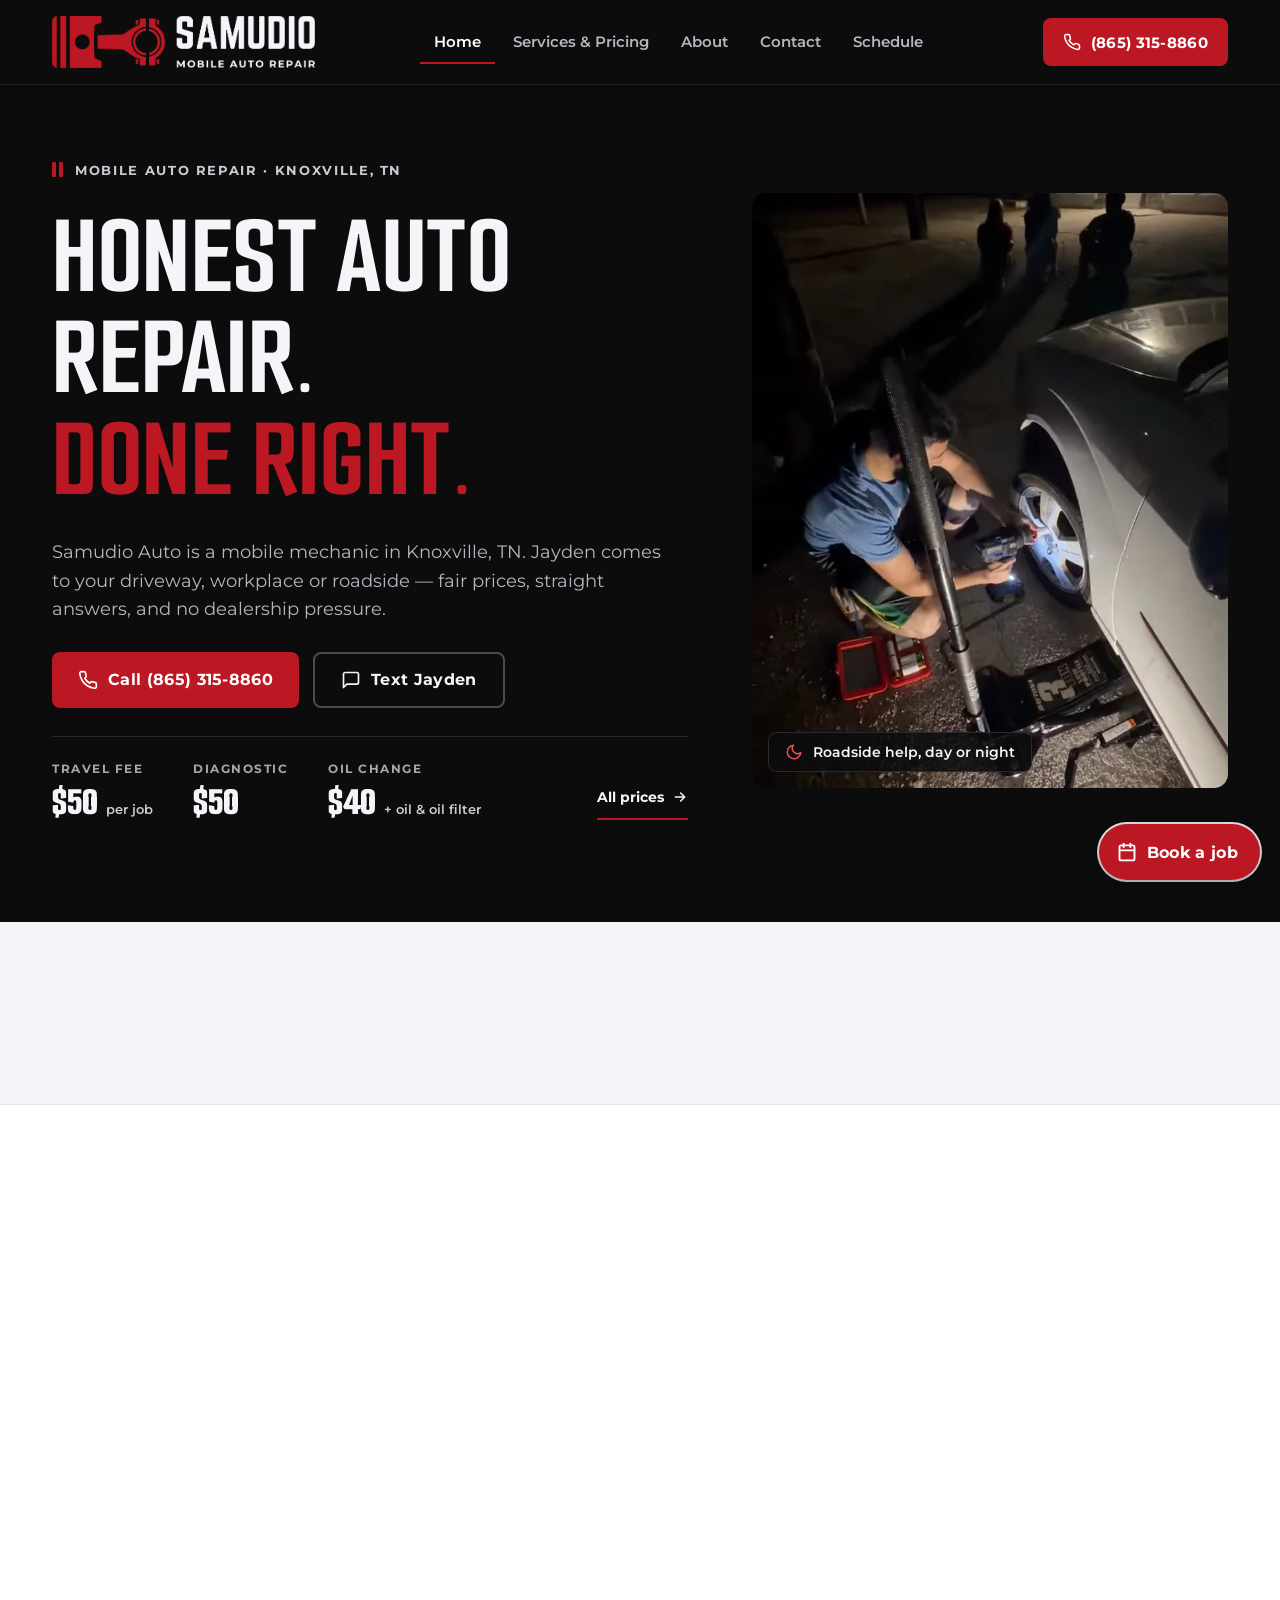
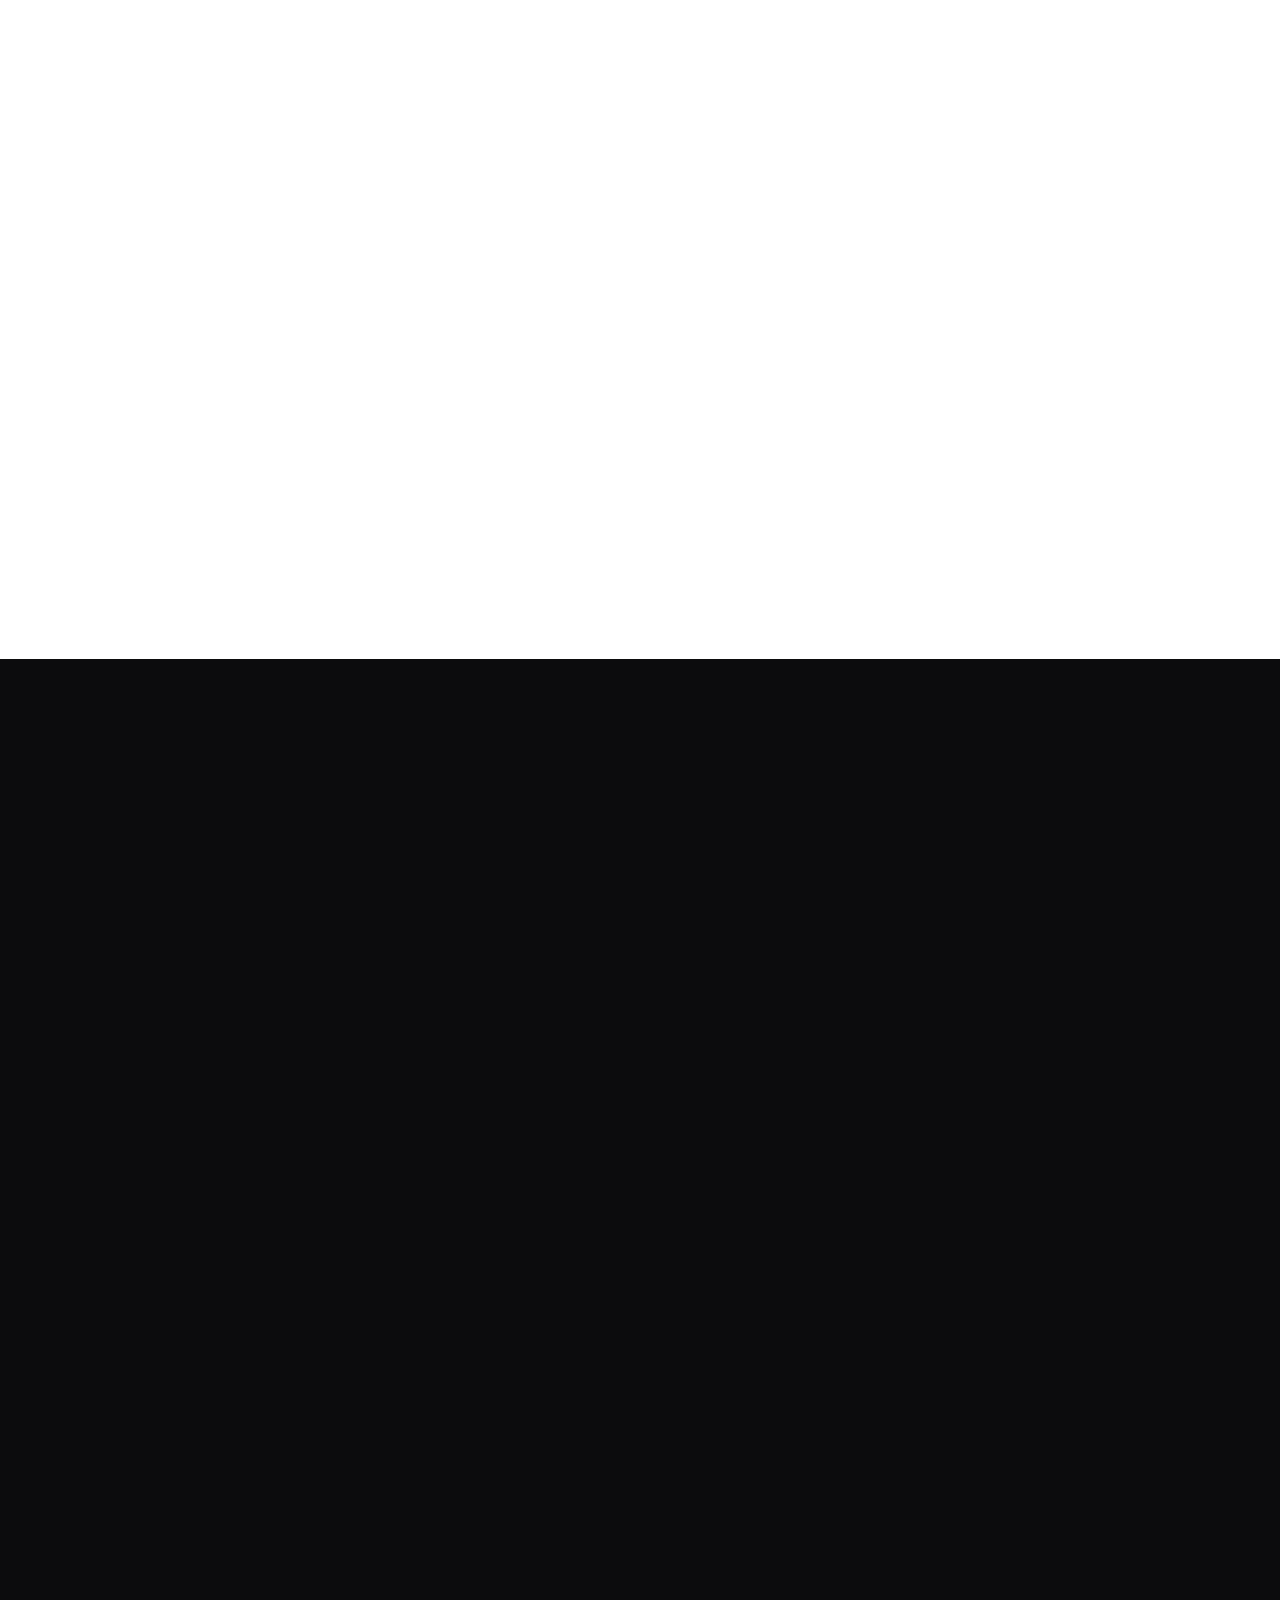
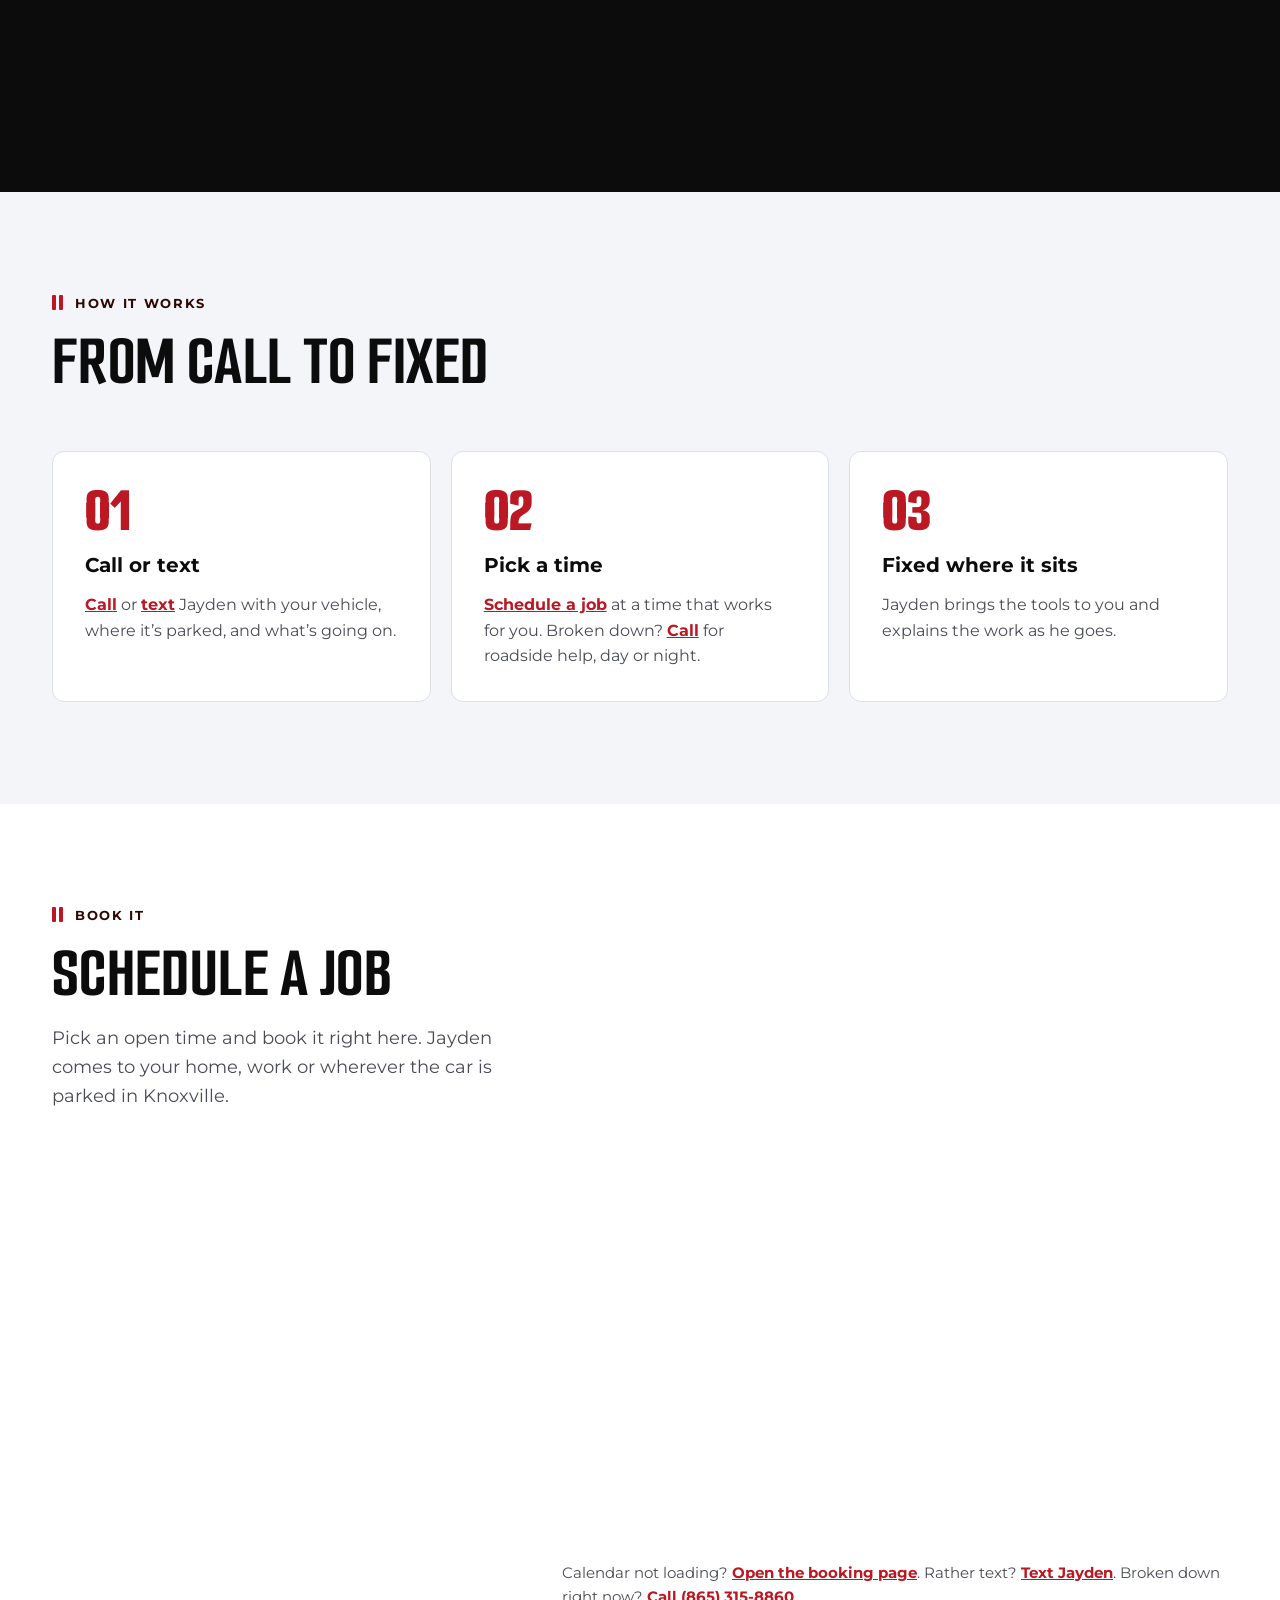
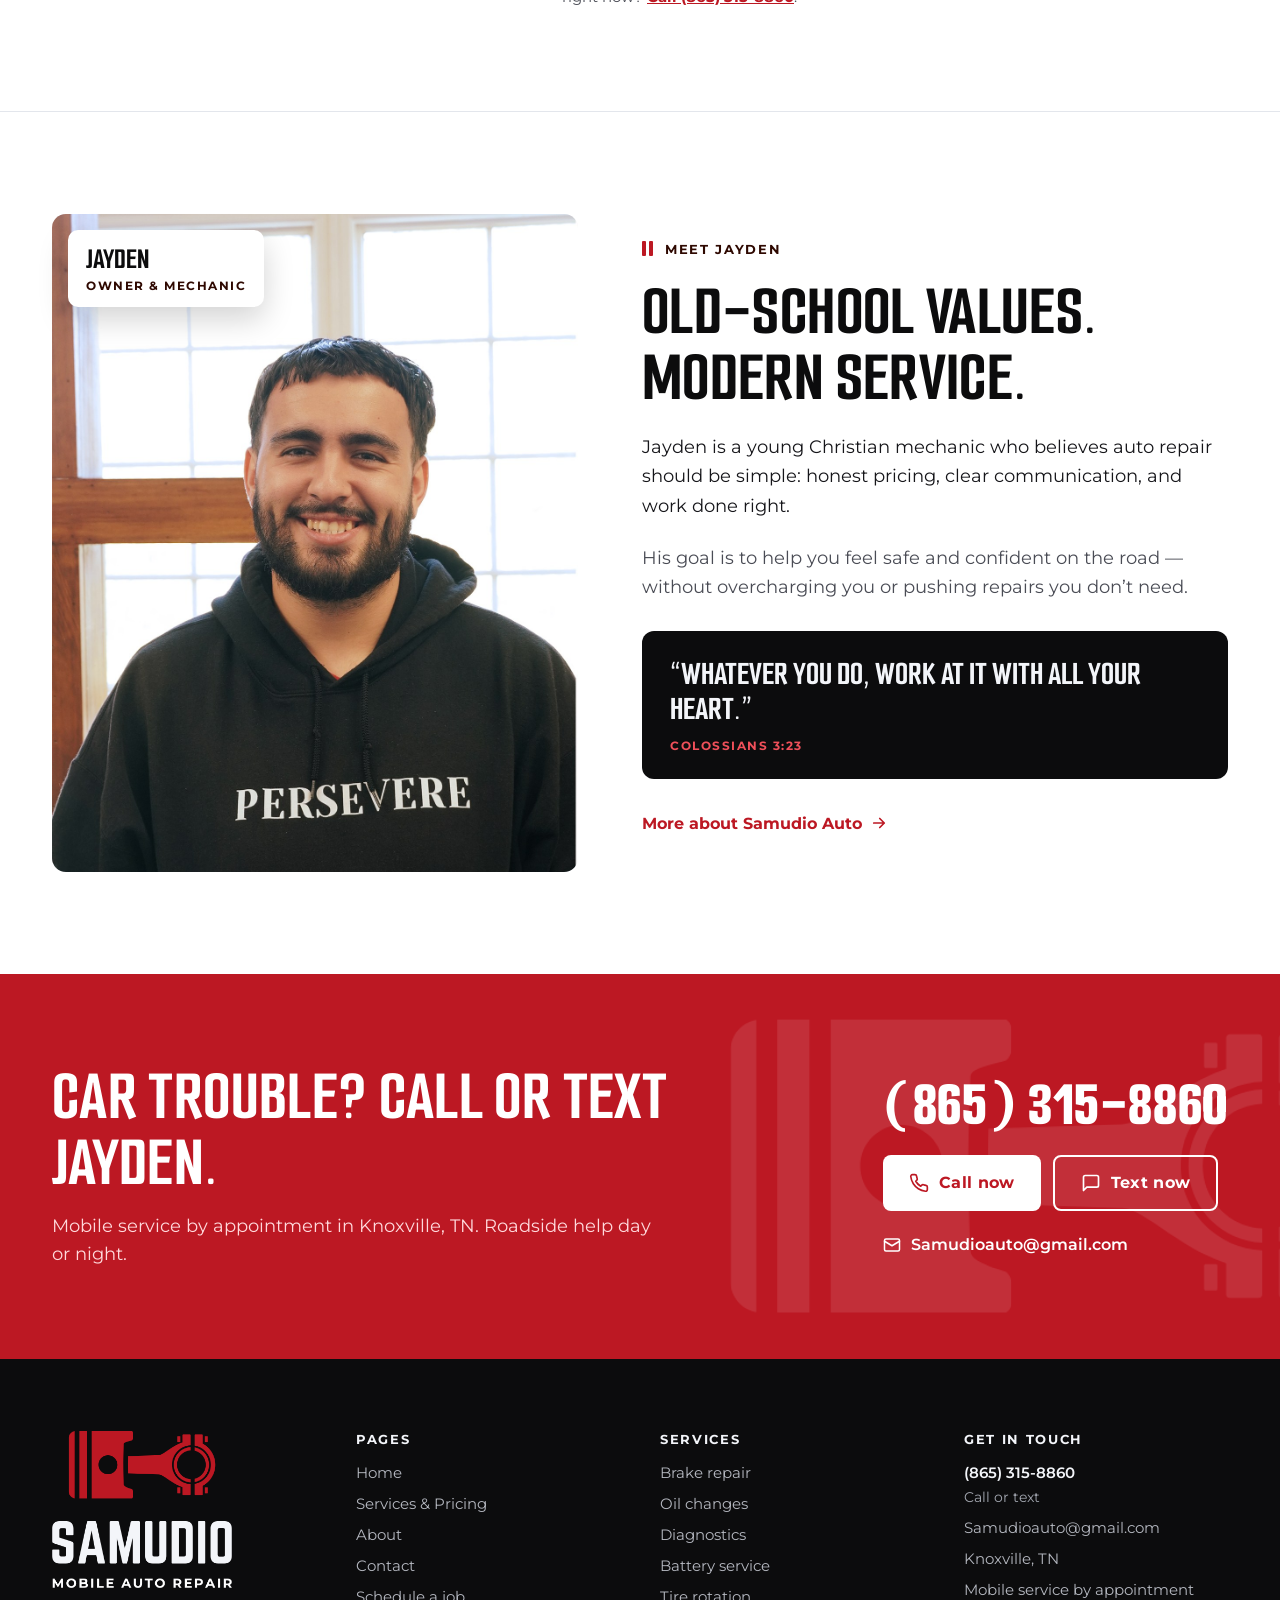
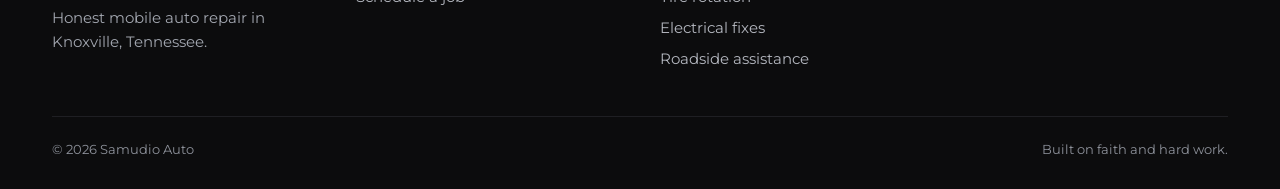
<file: site/index.html>
<!doctype html>
<html lang="en">
<head>
<meta charset="utf-8">
<meta name="viewport" content="width=device-width, initial-scale=1">
<title>Samudio Auto | Mobile Mechanic in Knoxville, TN</title>
<meta name="description" content="Samudio Auto is a mobile mechanic in Knoxville, TN. Oil changes, brakes, diagnostics, batteries and roadside help — Jayden comes to you. Call or text (865) 315-8860.">
<meta name="theme-color" content="#0C0C0D">
<meta property="og:type" content="website">
<meta property="og:site_name" content="Samudio Auto">
<meta property="og:title" content="Samudio Auto | Mobile Mechanic in Knoxville, TN">
<meta property="og:description" content="Samudio Auto is a mobile mechanic in Knoxville, TN. Oil changes, brakes, diagnostics, batteries and roadside help — Jayden comes to you. Call or text (865) 315-8860.">
<link rel="canonical" href="https://samudio-auto.vercel.app/">
<meta property="og:url" content="https://samudio-auto.vercel.app/">
<meta property="og:image" content="https://samudio-auto.vercel.app/assets/og-image.jpg">
<meta property="og:image:width" content="1200">
<meta property="og:image:height" content="630">
<meta property="og:image:alt" content="Jayden beside the Samudio Mobile Auto Repair logo">
<meta name="twitter:card" content="summary_large_image">
<script type="application/ld+json">
{
 "@context": "https://schema.org",
 "@type": "AutoRepair",
 "name": "Samudio Auto",
 "description": "Mobile mechanic in Knoxville, TN. Jayden comes to your home, work or roadside.",
 "telephone": "+1-865-315-8860",
 "email": "Samudioauto@gmail.com",
 "url": "https://samudio-auto.vercel.app/",
 "image": "https://samudio-auto.vercel.app/assets/og-image.jpg",
 "logo": "https://samudio-auto.vercel.app/assets/logo/samudio-logo-stacked-dark.png",
 "founder": {
  "@type": "Person",
  "name": "Jayden"
 },
 "areaServed": {
  "@type": "City",
  "name": "Knoxville",
  "containedInPlace": {
   "@type": "State",
   "name": "Tennessee"
  }
 },
 "address": {
  "@type": "PostalAddress",
  "addressLocality": "Knoxville",
  "addressRegion": "TN",
  "addressCountry": "US"
 },
 "hasOfferCatalog": {
  "@type": "OfferCatalog",
  "name": "Mobile auto repair services",
  "itemListElement": [
   {
    "@type": "Offer",
    "itemOffered": {
     "@type": "Service",
     "name": "Brake repair"
    }
   },
   {
    "@type": "Offer",
    "itemOffered": {
     "@type": "Service",
     "name": "Oil changes"
    }
   },
   {
    "@type": "Offer",
    "itemOffered": {
     "@type": "Service",
     "name": "Diagnostics"
    }
   },
   {
    "@type": "Offer",
    "itemOffered": {
     "@type": "Service",
     "name": "Battery service"
    }
   },
   {
    "@type": "Offer",
    "itemOffered": {
     "@type": "Service",
     "name": "Tire rotation"
    }
   },
   {
    "@type": "Offer",
    "itemOffered": {
     "@type": "Service",
     "name": "Electrical fixes"
    }
   },
   {
    "@type": "Offer",
    "itemOffered": {
     "@type": "Service",
     "name": "Roadside assistance"
    }
   }
  ]
 }
}
</script>
<link rel="icon" type="image/png" href="assets/favicon.png">
<link rel="apple-touch-icon" href="assets/apple-touch-icon.png">
<link rel="preconnect" href="https://fonts.googleapis.com">
<link rel="preconnect" href="https://fonts.gstatic.com" crossorigin>
<link rel="stylesheet" href="https://fonts.googleapis.com/css2?family=Montserrat:wght@400;500;600;700;800&amp;family=Smooch+Sans:wght@700;800&amp;display=swap">
<script>(function(h){h.classList.add('wipe-in');try{if(!sessionStorage.getItem('samudio-bumper')&&!matchMedia('(prefers-reduced-motion: reduce)').matches){h.classList.add('bumper');sessionStorage.setItem('samudio-bumper','1')}}catch(e){}})(document.documentElement)</script>
<link rel="stylesheet" href="assets/site.css">
</head>
<body>
<div class="wipe" aria-hidden="true"><div class="wipe-panel"><div class="wipe-mark"><img class="wipe-piston" src="assets/logo/samudio-piston-red.png" alt="" width="558" height="257"><img class="wipe-wordmark" src="assets/logo/samudio-wordmark-light.png" alt="" width="684" height="254"></div></div></div>
<div style="display: flex; flex-direction: column; min-height: 100vh; background: #FFFFFF; color: #16161A; font-family: 'Montserrat', 'Helvetica Neue', Arial, sans-serif; -webkit-font-smoothing: antialiased">

<header class="site-header" style="background: #0C0C0D; border-bottom: 1px solid #1F1F23">
<div style="max-width: 1240px; margin: 0 auto; padding: 16px clamp(20px, 4vw, 32px); box-sizing: border-box; display: flex; flex-wrap: wrap; align-items: center; justify-content: space-between; gap: 12px 32px">
<a href="index.html" aria-label="Samudio Auto home" style="display: flex; align-items: center; text-decoration: none"><img src="assets/logo/samudio-logo-horizontal-light.png" alt="Samudio Mobile Auto Repair" width="263" height="52" style="display: block; height: 52px; width: auto"></a>
<button type="button" class="menu-btn" aria-controls="site-nav" aria-expanded="false" aria-label="Open menu"><svg aria-hidden="true" width="22" height="22" viewBox="0 0 24 24" fill="none" stroke="currentColor" stroke-width="2" stroke-linecap="round" stroke-linejoin="round"><path d="M3 6h18M3 12h18M3 18h18"></path></svg></button>
<nav id="site-nav" class="site-nav" aria-label="Main" style="display: flex; flex-wrap: wrap; align-items: center; gap: 4px">
<a href="index.html" aria-current="page" style="display: inline-flex; align-items: center; min-height: 44px; padding: 0 14px; box-sizing: border-box; border-bottom: 2px solid #BC1823; font-size: 15px; font-weight: 600; color: #FFFFFF; text-decoration: none">Home</a>
<a href="services.html" style="display: inline-flex; align-items: center; min-height: 44px; padding: 0 14px; box-sizing: border-box; border-bottom: 2px solid transparent; font-size: 15px; font-weight: 600; color: #B4B7BF; text-decoration: none">Services &amp; Pricing</a>
<a href="about.html" style="display: inline-flex; align-items: center; min-height: 44px; padding: 0 14px; box-sizing: border-box; border-bottom: 2px solid transparent; font-size: 15px; font-weight: 600; color: #B4B7BF; text-decoration: none">About</a>
<a href="contact.html" style="display: inline-flex; align-items: center; min-height: 44px; padding: 0 14px; box-sizing: border-box; border-bottom: 2px solid transparent; font-size: 15px; font-weight: 600; color: #B4B7BF; text-decoration: none">Contact</a>
<a href="contact.html#schedule" style="display: inline-flex; align-items: center; min-height: 44px; padding: 0 14px; box-sizing: border-box; border-bottom: 2px solid transparent; font-size: 15px; font-weight: 600; color: #B4B7BF; text-decoration: none">Schedule</a>
</nav>
<a class="header-call" href="tel:+18653158860" style="display: inline-flex; align-items: center; gap: 10px; min-height: 48px; padding: 0 20px; box-sizing: border-box; border-radius: 8px; background: #BC1823; color: #FFFFFF; font-size: 15px; font-weight: 700; letter-spacing: 0.02em; text-decoration: none"><svg aria-hidden="true" width="18" height="18" viewBox="0 0 24 24" fill="none" stroke="currentColor" stroke-width="2" stroke-linecap="round" stroke-linejoin="round"><path d="M22 16.92v3a2 2 0 0 1-2.18 2 19.79 19.79 0 0 1-8.63-3.07 19.5 19.5 0 0 1-6-6 19.79 19.79 0 0 1-3.07-8.67A2 2 0 0 1 4.11 2h3a2 2 0 0 1 2 1.72 12.84 12.84 0 0 0 .7 2.81 2 2 0 0 1-.45 2.11L8.09 9.91a16 16 0 0 0 6 6l1.27-1.27a2 2 0 0 1 2.11-.45 12.84 12.84 0 0 0 2.81.7A2 2 0 0 1 22 16.92z"></path></svg><span>(865) 315-8860</span></a>
</div>
</header>

<main style="display: block">

<section aria-labelledby="hero-title" style="background: #0C0C0D; color: #F3F5F9">
<div class="hero-grid" style="max-width: 1240px; margin: 0 auto; padding: clamp(48px, 6vw, 88px) clamp(20px, 4vw, 32px) clamp(64px, 8vw, 112px); box-sizing: border-box; display: flex; flex-wrap: wrap; align-items: center; gap: 56px 64px">
<div class="hero-copy" style="flex: 1 1 560px; min-width: 0; display: flex; flex-direction: column; gap: 28px">
<p style="margin: 0; display: flex; align-items: center; gap: 12px; font-size: 13px; font-weight: 700; letter-spacing: 0.127em; text-transform: uppercase; color: #C9CCD3"><span aria-hidden="true" style="display: flex; gap: 3px"><span style="display: block; width: 4px; height: 15px; border-radius: 1px; background: #BC1823"></span><span style="display: block; width: 4px; height: 15px; border-radius: 1px; background: #BC1823"></span></span><span>Mobile auto repair · Knoxville, TN</span></p>
<h1 id="hero-title" style="margin: 0; font-family: 'Smooch Sans', 'Arial Narrow', sans-serif; font-weight: 700; font-size: clamp(60px, 9vw, 136px); line-height: 0.88; letter-spacing: 0.005em; text-transform: uppercase; color: #F3F5F9">Honest auto repair. <span style="display: block; color: #BC1823">Done right.</span></h1>
<p style="margin: 0; max-width: 34em; font-size: clamp(17px, 1.4vw, 20px); line-height: 1.6; color: #B4B7BF; text-wrap: pretty">Samudio Auto is a mobile mechanic in Knoxville, TN. Jayden comes to your driveway, workplace or roadside — fair prices, straight answers, and no dealership pressure.</p>
<div class="btn-row" style="display: flex; flex-wrap: wrap; gap: 14px">
<a href="tel:+18653158860" style="display: inline-flex; align-items: center; justify-content: center; gap: 10px; min-height: 56px; padding: 0 26px; box-sizing: border-box; border-radius: 8px; background: #BC1823; color: #FFFFFF; font-size: 16px; font-weight: 700; letter-spacing: 0.02em; text-decoration: none"><svg aria-hidden="true" width="20" height="20" viewBox="0 0 24 24" fill="none" stroke="currentColor" stroke-width="2" stroke-linecap="round" stroke-linejoin="round"><path d="M22 16.92v3a2 2 0 0 1-2.18 2 19.79 19.79 0 0 1-8.63-3.07 19.5 19.5 0 0 1-6-6 19.79 19.79 0 0 1-3.07-8.67A2 2 0 0 1 4.11 2h3a2 2 0 0 1 2 1.72 12.84 12.84 0 0 0 .7 2.81 2 2 0 0 1-.45 2.11L8.09 9.91a16 16 0 0 0 6 6l1.27-1.27a2 2 0 0 1 2.11-.45 12.84 12.84 0 0 0 2.81.7A2 2 0 0 1 22 16.92z"></path></svg><span>Call (865) 315-8860</span></a>
<a href="sms:+18653158860" style="display: inline-flex; align-items: center; justify-content: center; gap: 10px; min-height: 56px; padding: 0 26px; box-sizing: border-box; border-radius: 8px; border: 2px solid #4A4C55; color: #F3F5F9; font-size: 16px; font-weight: 700; letter-spacing: 0.02em; text-decoration: none"><svg aria-hidden="true" width="20" height="20" viewBox="0 0 24 24" fill="none" stroke="currentColor" stroke-width="2" stroke-linecap="round" stroke-linejoin="round"><path d="M21 15a2 2 0 0 1-2 2H7l-4 4V5a2 2 0 0 1 2-2h14a2 2 0 0 1 2 2z"></path></svg><span>Text Jayden</span></a>
</div>
<div class="hero-stats" style="display: flex; flex-wrap: wrap; align-items: flex-end; gap: 20px 40px; padding-top: 24px; border-top: 1px solid #2A2A2E">
<div style="display: flex; flex-direction: column; gap: 8px"><span style="font-size: 12px; font-weight: 700; letter-spacing: 0.127em; text-transform: uppercase; color: #A3A7B0">Travel fee</span><span style="display: inline-flex; align-items: baseline; gap: 8px"><span style="font-family: 'Smooch Sans', 'Arial Narrow', sans-serif; font-weight: 800; font-size: 40px; line-height: 0.9; color: #F3F5F9">$50</span><span style="font-size: 13px; font-weight: 600; color: #C9CCD3">per job</span></span></div>
<div style="display: flex; flex-direction: column; gap: 8px"><span style="font-size: 12px; font-weight: 700; letter-spacing: 0.127em; text-transform: uppercase; color: #A3A7B0">Diagnostic</span><span style="font-family: 'Smooch Sans', 'Arial Narrow', sans-serif; font-weight: 800; font-size: 40px; line-height: 0.9; color: #F3F5F9">$50</span></div>
<div style="display: flex; flex-direction: column; gap: 8px"><span style="font-size: 12px; font-weight: 700; letter-spacing: 0.127em; text-transform: uppercase; color: #A3A7B0">Oil change</span><span style="display: inline-flex; align-items: baseline; gap: 8px"><span style="font-family: 'Smooch Sans', 'Arial Narrow', sans-serif; font-weight: 800; font-size: 40px; line-height: 0.9; color: #F3F5F9">$40</span><span style="font-size: 13px; font-weight: 600; color: #C9CCD3">+ oil &amp; oil filter</span></span></div>
<a href="services.html" style="display: inline-flex; align-items: center; gap: 8px; min-height: 44px; margin-left: auto; box-sizing: border-box; border-bottom: 2px solid #BC1823; font-size: 14px; font-weight: 700; color: #F3F5F9; text-decoration: none">All prices<svg aria-hidden="true" width="16" height="16" viewBox="0 0 24 24" fill="none" stroke="currentColor" stroke-width="2.25" stroke-linecap="round" stroke-linejoin="round"><path d="M5 12h14M13 6l6 6-6 6"></path></svg></a>
</div>
</div>
<div class="hero-photo" style="flex: 1 1 400px; min-width: 0; position: relative">
<video class="work-video" poster="assets/photos/jayden-work-1.jpg" width="720" height="1280" autoplay muted loop playsinline preload="metadata" disablepictureinpicture role="img" aria-label="Jayden working on a car’s wheel with an impact wrench at night, floor jack beside him" style="display: block; width: 100%; height: auto; aspect-ratio: 4 / 5; object-fit: cover; object-position: 50% 40%; border-radius: 14px; background: #17171A"><source src="assets/videos/jayden-work-1.mp4" type="video/mp4"><source src="assets/videos/jayden-work-1.webm" type="video/webm"></video>
<p style="position: absolute; left: 16px; bottom: 16px; margin: 0; display: inline-flex; align-items: center; gap: 10px; padding: 10px 16px; box-sizing: border-box; border-radius: 8px; border: 1px solid #2A2A2E; background: rgba(12, 12, 13, 0.85); font-size: 14px; font-weight: 600; color: #F3F5F9"><svg aria-hidden="true" width="18" height="18" viewBox="0 0 24 24" fill="none" stroke="#F0505A" stroke-width="2" stroke-linecap="round" stroke-linejoin="round"><path d="M21 12.79A9 9 0 1 1 11.21 3 7 7 0 0 0 21 12.79z"></path></svg>Roadside help, day or night</p>
</div>
</div>
</section>

<section aria-label="Why Samudio Auto" style="background: #F3F5F9; border-bottom: 1px solid #E3E6EC">
<div style="max-width: 1240px; margin: 0 auto; padding: 44px clamp(20px, 4vw, 32px); box-sizing: border-box; display: grid; grid-template-columns: repeat(auto-fit, minmax(min(250px, 100%), 1fr)); gap: 28px">
<div style="display: flex; gap: 16px; align-items: flex-start">
<span aria-hidden="true" style="flex: none; display: flex; align-items: center; justify-content: center; width: 48px; height: 48px; box-sizing: border-box; border-radius: 10px; border: 1px solid #DDE0E7; background: #FFFFFF; color: #BC1823"><svg width="22" height="22" viewBox="0 0 24 24" fill="none" stroke="currentColor" stroke-width="2" stroke-linecap="round" stroke-linejoin="round"><path d="M20 10c0 6-8 12-8 12s-8-6-8-12a8 8 0 0 1 16 0z"></path><circle cx="12" cy="10" r="3"></circle></svg></span>
<div style="display: flex; flex-direction: column; gap: 4px"><h2 style="margin: 0; font-size: 17px; font-weight: 700; line-height: 1.3; color: #0C0C0D">We come to you</h2><p style="margin: 0; font-size: 15px; line-height: 1.5; color: #4A4C55">Your driveway, your work lot, or the side of the road in Knoxville.</p></div>
</div>
<div style="display: flex; gap: 16px; align-items: flex-start">
<span aria-hidden="true" style="flex: none; display: flex; align-items: center; justify-content: center; width: 48px; height: 48px; box-sizing: border-box; border-radius: 10px; border: 1px solid #DDE0E7; background: #FFFFFF; color: #BC1823"><svg width="22" height="22" viewBox="0 0 24 24" fill="none" stroke="currentColor" stroke-width="2" stroke-linecap="round" stroke-linejoin="round"><path d="M20.59 13.41l-7.17 7.17a2 2 0 0 1-2.83 0L2 12V2h10l8.59 8.59a2 2 0 0 1 0 2.82z"></path><path d="M7 7h.01"></path></svg></span>
<div style="display: flex; flex-direction: column; gap: 4px"><h2 style="margin: 0; font-size: 17px; font-weight: 700; line-height: 1.3; color: #0C0C0D">Honest, posted prices</h2><p style="margin: 0; font-size: 15px; line-height: 1.5; color: #4A4C55">See what things cost before you book.</p></div>
</div>
<div style="display: flex; gap: 16px; align-items: flex-start">
<span aria-hidden="true" style="flex: none; display: flex; align-items: center; justify-content: center; width: 48px; height: 48px; box-sizing: border-box; border-radius: 10px; border: 1px solid #DDE0E7; background: #FFFFFF; color: #BC1823"><svg width="22" height="22" viewBox="0 0 24 24" fill="none" stroke="currentColor" stroke-width="2" stroke-linecap="round" stroke-linejoin="round"><path d="M21 11.5a8.38 8.38 0 0 1-.9 3.8 8.5 8.5 0 0 1-7.6 4.7 8.38 8.38 0 0 1-3.8-.9L3 21l1.9-5.7a8.38 8.38 0 0 1-.9-3.8 8.5 8.5 0 0 1 4.7-7.6 8.38 8.38 0 0 1 3.8-.9h.5a8.48 8.48 0 0 1 8 8v.5z"></path></svg></span>
<div style="display: flex; flex-direction: column; gap: 4px"><h2 style="margin: 0; font-size: 17px; font-weight: 700; line-height: 1.3; color: #0C0C0D">Plain-English answers</h2><p style="margin: 0; font-size: 15px; line-height: 1.5; color: #4A4C55">Clear explanations, and no pushing repairs you don’t need.</p></div>
</div>
<div style="display: flex; gap: 16px; align-items: flex-start">
<span aria-hidden="true" style="flex: none; display: flex; align-items: center; justify-content: center; width: 48px; height: 48px; box-sizing: border-box; border-radius: 10px; border: 1px solid #DDE0E7; background: #FFFFFF; color: #BC1823"><svg width="22" height="22" viewBox="0 0 24 24" fill="none" stroke="currentColor" stroke-width="2" stroke-linecap="round" stroke-linejoin="round"><path d="M21 12.79A9 9 0 1 1 11.21 3 7 7 0 0 0 21 12.79z"></path></svg></span>
<div style="display: flex; flex-direction: column; gap: 4px"><h2 style="margin: 0; font-size: 17px; font-weight: 700; line-height: 1.3; color: #0C0C0D">Day or night roadside</h2><p style="margin: 0; font-size: 15px; line-height: 1.5; color: #4A4C55">Broken down? <a href="tel:+18653158860" style="font-weight: 700; color: #BC1823">Call Jayden</a> any time — daytime and late-night rates are posted.</p></div>
</div>
</div>
</section>

<section id="services" aria-labelledby="services-title" style="background: #FFFFFF">
<div style="max-width: 1240px; margin: 0 auto; padding: clamp(64px, 8vw, 112px) clamp(20px, 4vw, 32px); box-sizing: border-box">
<div style="display: flex; flex-wrap: wrap; align-items: flex-end; justify-content: space-between; gap: 24px 48px; margin-bottom: 56px">
<div style="flex: 1 1 520px; min-width: 0; display: flex; flex-direction: column; gap: 18px">
<p style="margin: 0; display: flex; align-items: center; gap: 12px; font-size: 13px; font-weight: 700; letter-spacing: 0.127em; text-transform: uppercase; color: #2E0800"><span aria-hidden="true" style="display: flex; gap: 3px"><span style="display: block; width: 4px; height: 15px; border-radius: 1px; background: #BC1823"></span><span style="display: block; width: 4px; height: 15px; border-radius: 1px; background: #BC1823"></span></span><span>Services</span></p>
<h2 id="services-title" style="margin: 0; font-family: 'Smooch Sans', 'Arial Narrow', sans-serif; font-weight: 700; font-size: clamp(48px, 5.6vw, 84px); line-height: 0.92; letter-spacing: 0.005em; text-transform: uppercase; color: #0C0C0D">Repairs that come to you</h2>
</div>
<p style="flex: 1 1 360px; max-width: 440px; margin: 0; font-size: 18px; line-height: 1.6; color: #4A4C55; text-wrap: pretty">Everyday maintenance and repairs, done wherever your car is parked.</p>
</div>
<div style="display: grid; grid-template-columns: repeat(auto-fit, minmax(min(340px, 100%), 1fr)); gap: 20px">

<article class="svc-card" style="display: flex; flex-direction: column; gap: 16px; padding: 28px; box-sizing: border-box; border: 1px solid #DDE0E7; border-radius: 12px; background: #FFFFFF">
<span aria-hidden="true" style="display: flex; align-items: center; justify-content: center; width: 52px; height: 52px; border-radius: 10px; background: #F3F5F9; color: #BC1823"><svg width="28" height="28" viewBox="0 0 24 24" fill="none" stroke="currentColor" stroke-width="2" stroke-linecap="round" stroke-linejoin="round"><circle cx="12" cy="12" r="8"></circle><circle cx="12" cy="12" r="2.5"></circle><path d="M14.7 1.9A10.5 10.5 0 0 1 22.1 9.3"></path></svg></span>
<h3 style="margin: 0; font-family: 'Smooch Sans', 'Arial Narrow', sans-serif; font-weight: 700; font-size: 34px; line-height: 1; text-transform: uppercase; color: #0C0C0D">Brake repair</h3>
<p style="flex: 1; margin: 0; font-size: 16px; line-height: 1.6; color: #4A4C55">Pad replacements and brake inspections.</p>
<div style="display: flex; align-items: baseline; flex-wrap: wrap; gap: 4px 10px; padding-top: 16px; border-top: 1px solid #E8EAEF"><span style="font-family: 'Smooch Sans', 'Arial Narrow', sans-serif; font-weight: 800; font-size: 32px; line-height: 1; text-transform: uppercase; color: #BC1823">By appointment</span><a href="#schedule" style="font-size: 14px; font-weight: 700; color: #BC1823">Book a time</a></div>
</article>

<article class="svc-card" style="display: flex; flex-direction: column; gap: 16px; padding: 28px; box-sizing: border-box; border: 1px solid #DDE0E7; border-radius: 12px; background: #FFFFFF">
<span aria-hidden="true" style="display: flex; align-items: center; justify-content: center; width: 52px; height: 52px; border-radius: 10px; background: #F3F5F9; color: #BC1823"><svg width="28" height="28" viewBox="0 0 24 24" fill="none" stroke="currentColor" stroke-width="2" stroke-linecap="round" stroke-linejoin="round"><path d="M12 2.69l5.66 5.66a8 8 0 1 1-11.31 0z"></path></svg></span>
<h3 style="margin: 0; font-family: 'Smooch Sans', 'Arial Narrow', sans-serif; font-weight: 700; font-size: 34px; line-height: 1; text-transform: uppercase; color: #0C0C0D">Oil changes</h3>
<p style="flex: 1; margin: 0; font-size: 16px; line-height: 1.6; color: #4A4C55">Conventional and synthetic oil, with a quality filter.</p>
<div style="display: flex; align-items: baseline; flex-wrap: wrap; gap: 4px 10px; padding-top: 16px; border-top: 1px solid #E8EAEF"><span style="font-family: 'Smooch Sans', 'Arial Narrow', sans-serif; font-weight: 800; font-size: 32px; line-height: 1; color: #BC1823">$40</span><span style="font-size: 14px; font-weight: 600; color: #4A4C55">+ oil &amp; oil filter</span></div>
</article>

<article class="svc-card" style="display: flex; flex-direction: column; gap: 16px; padding: 28px; box-sizing: border-box; border: 1px solid #DDE0E7; border-radius: 12px; background: #FFFFFF">
<span aria-hidden="true" style="display: flex; align-items: center; justify-content: center; width: 52px; height: 52px; border-radius: 10px; background: #F3F5F9; color: #BC1823"><svg width="28" height="28" viewBox="0 0 24 24" fill="none" stroke="currentColor" stroke-width="2" stroke-linecap="round" stroke-linejoin="round"><path d="M4.5 18A9 9 0 1 1 19.5 18"></path><path d="M12 13l3.5-4.5"></path><circle cx="12" cy="13" r="1.5"></circle></svg></span>
<h3 style="margin: 0; font-family: 'Smooch Sans', 'Arial Narrow', sans-serif; font-weight: 700; font-size: 34px; line-height: 1; text-transform: uppercase; color: #0C0C0D">Diagnostics</h3>
<p style="flex: 1; margin: 0; font-size: 16px; line-height: 1.6; color: #4A4C55">Check engine light on? Find out what’s wrong and what it’ll take to fix.</p>
<div style="display: flex; align-items: baseline; flex-wrap: wrap; gap: 4px 10px; padding-top: 16px; border-top: 1px solid #E8EAEF"><span style="font-family: 'Smooch Sans', 'Arial Narrow', sans-serif; font-weight: 800; font-size: 32px; line-height: 1; color: #BC1823">$50</span><span style="font-size: 14px; font-weight: 600; color: #4A4C55">diagnostic</span></div>
</article>

<article class="svc-card" style="display: flex; flex-direction: column; gap: 16px; padding: 28px; box-sizing: border-box; border: 1px solid #DDE0E7; border-radius: 12px; background: #FFFFFF">
<span aria-hidden="true" style="display: flex; align-items: center; justify-content: center; width: 52px; height: 52px; border-radius: 10px; background: #F3F5F9; color: #BC1823"><svg width="28" height="28" viewBox="0 0 24 24" fill="none" stroke="currentColor" stroke-width="2" stroke-linecap="round" stroke-linejoin="round"><rect x="2" y="7" width="20" height="13" rx="2"></rect><path d="M6 7V5h3v2M15 7V5h3v2M6 13.5h4M15 13.5h4M17 11.5v4"></path></svg></span>
<h3 style="margin: 0; font-family: 'Smooch Sans', 'Arial Narrow', sans-serif; font-weight: 700; font-size: 34px; line-height: 1; text-transform: uppercase; color: #0C0C0D">Battery service</h3>
<p style="flex: 1; margin: 0; font-size: 16px; line-height: 1.6; color: #4A4C55">Battery testing and replacement, right where you’re parked.</p>
<div style="padding-top: 16px; border-top: 1px solid #E8EAEF"><a href="sms:+18653158860" style="display: inline-flex; align-items: center; gap: 8px; min-height: 32px; font-size: 15px; font-weight: 700; color: #BC1823; text-decoration: none">Text for a quote<svg aria-hidden="true" width="16" height="16" viewBox="0 0 24 24" fill="none" stroke="currentColor" stroke-width="2.25" stroke-linecap="round" stroke-linejoin="round"><path d="M5 12h14M13 6l6 6-6 6"></path></svg></a></div>
</article>

<article class="svc-card" style="display: flex; flex-direction: column; gap: 16px; padding: 28px; box-sizing: border-box; border: 1px solid #DDE0E7; border-radius: 12px; background: #FFFFFF">
<span aria-hidden="true" style="display: flex; align-items: center; justify-content: center; width: 52px; height: 52px; border-radius: 10px; background: #F3F5F9; color: #BC1823"><svg width="28" height="28" viewBox="0 0 24 24" fill="none" stroke="currentColor" stroke-width="2" stroke-linecap="round" stroke-linejoin="round"><circle cx="12" cy="12" r="9"></circle><circle cx="12" cy="12" r="3.5"></circle><path d="M12 3v5.5M12 15.5V21M3 12h5.5M15.5 12H21"></path></svg></span>
<h3 style="margin: 0; font-family: 'Smooch Sans', 'Arial Narrow', sans-serif; font-weight: 700; font-size: 34px; line-height: 1; text-transform: uppercase; color: #0C0C0D">Tire rotation</h3>
<p style="flex: 1; margin: 0; font-size: 16px; line-height: 1.6; color: #4A4C55">Rotation and inspection to help your tires last longer.</p>
<div style="padding-top: 16px; border-top: 1px solid #E8EAEF"><a href="sms:+18653158860" style="display: inline-flex; align-items: center; gap: 8px; min-height: 32px; font-size: 15px; font-weight: 700; color: #BC1823; text-decoration: none">Text for a quote<svg aria-hidden="true" width="16" height="16" viewBox="0 0 24 24" fill="none" stroke="currentColor" stroke-width="2.25" stroke-linecap="round" stroke-linejoin="round"><path d="M5 12h14M13 6l6 6-6 6"></path></svg></a></div>
</article>

<article class="svc-card" style="display: flex; flex-direction: column; gap: 16px; padding: 28px; box-sizing: border-box; border: 1px solid #DDE0E7; border-radius: 12px; background: #FFFFFF">
<span aria-hidden="true" style="display: flex; align-items: center; justify-content: center; width: 52px; height: 52px; border-radius: 10px; background: #F3F5F9; color: #BC1823"><svg width="28" height="28" viewBox="0 0 24 24" fill="none" stroke="currentColor" stroke-width="2" stroke-linecap="round" stroke-linejoin="round"><path d="M13 2L4 14h7l-1 8 9-12h-7l1-8z"></path></svg></span>
<h3 style="margin: 0; font-family: 'Smooch Sans', 'Arial Narrow', sans-serif; font-weight: 700; font-size: 34px; line-height: 1; text-transform: uppercase; color: #0C0C0D">Electrical fixes</h3>
<p style="flex: 1; margin: 0; font-size: 16px; line-height: 1.6; color: #4A4C55">Lights, fuses and minor electrical troubleshooting.</p>
<div style="padding-top: 16px; border-top: 1px solid #E8EAEF"><a href="sms:+18653158860" style="display: inline-flex; align-items: center; gap: 8px; min-height: 32px; font-size: 15px; font-weight: 700; color: #BC1823; text-decoration: none">Text for a quote<svg aria-hidden="true" width="16" height="16" viewBox="0 0 24 24" fill="none" stroke="currentColor" stroke-width="2.25" stroke-linecap="round" stroke-linejoin="round"><path d="M5 12h14M13 6l6 6-6 6"></path></svg></a></div>
</article>

<article class="roadside-card" style="grid-column: 1 / -1; display: flex; flex-wrap: wrap; align-items: center; justify-content: space-between; gap: 28px 40px; padding: 36px 40px; box-sizing: border-box; border-radius: 12px; background: #0C0C0D; color: #F3F5F9">
<div style="flex: 1 1 420px; min-width: 0; display: flex; gap: 20px; align-items: flex-start">
<span aria-hidden="true" style="flex: none; display: flex; align-items: center; justify-content: center; width: 56px; height: 56px; border-radius: 10px; background: #BC1823; color: #FFFFFF"><svg width="28" height="28" viewBox="0 0 24 24" fill="none" stroke="currentColor" stroke-width="2" stroke-linecap="round" stroke-linejoin="round"><path d="M10.29 3.86L1.82 18a2 2 0 0 0 1.71 3h16.94a2 2 0 0 0 1.71-3L13.71 3.86a2 2 0 0 0-3.42 0z"></path><path d="M12 9v4M12 17h.01"></path></svg></span>
<div style="display: flex; flex-direction: column; gap: 8px">
<h3 style="margin: 0; font-family: 'Smooch Sans', 'Arial Narrow', sans-serif; font-weight: 700; font-size: 38px; line-height: 1; text-transform: uppercase; color: #F3F5F9">Roadside assistance</h3>
<p style="margin: 0; font-size: 16px; line-height: 1.6; color: #B4B7BF">Stuck on the side of the road? Call Jayden — day or night.</p>
</div>
</div>
<div class="roadside-prices" style="display: flex; flex-wrap: wrap; align-items: stretch; gap: 14px">
<div style="display: flex; flex-direction: column; justify-content: center; gap: 6px; min-width: 150px; padding: 14px 20px; box-sizing: border-box; border: 1px solid #2A2A2E; border-radius: 10px"><span style="font-size: 12px; font-weight: 700; letter-spacing: 0.127em; text-transform: uppercase; color: #A3A7B0">Daytime · 7am–10pm</span><span style="font-family: 'Smooch Sans', 'Arial Narrow', sans-serif; font-weight: 800; font-size: 40px; line-height: 1; color: #F3F5F9">$75</span></div>
<div style="display: flex; flex-direction: column; justify-content: center; gap: 6px; min-width: 150px; padding: 14px 20px; box-sizing: border-box; border: 1px solid #2A2A2E; border-radius: 10px"><span style="font-size: 12px; font-weight: 700; letter-spacing: 0.127em; text-transform: uppercase; color: #A3A7B0">Late night · 10pm–7am</span><span style="font-family: 'Smooch Sans', 'Arial Narrow', sans-serif; font-weight: 800; font-size: 40px; line-height: 1; color: #F3F5F9">$175</span></div>
<a href="tel:+18653158860" style="display: inline-flex; align-items: center; justify-content: center; gap: 10px; min-height: 56px; padding: 0 24px; box-sizing: border-box; align-self: center; border-radius: 8px; background: #BC1823; color: #FFFFFF; font-size: 16px; font-weight: 700; letter-spacing: 0.02em; text-decoration: none"><svg aria-hidden="true" width="20" height="20" viewBox="0 0 24 24" fill="none" stroke="currentColor" stroke-width="2" stroke-linecap="round" stroke-linejoin="round"><path d="M22 16.92v3a2 2 0 0 1-2.18 2 19.79 19.79 0 0 1-8.63-3.07 19.5 19.5 0 0 1-6-6 19.79 19.79 0 0 1-3.07-8.67A2 2 0 0 1 4.11 2h3a2 2 0 0 1 2 1.72 12.84 12.84 0 0 0 .7 2.81 2 2 0 0 1-.45 2.11L8.09 9.91a16 16 0 0 0 6 6l1.27-1.27a2 2 0 0 1 2.11-.45 12.84 12.84 0 0 0 2.81.7A2 2 0 0 1 22 16.92z"></path></svg><span>Call now</span></a>
</div>
</article>

</div>
</div>
</section>

<section id="pricing" aria-labelledby="pricing-title" style="background: #0C0C0D; color: #F3F5F9">
<div style="max-width: 1240px; margin: 0 auto; padding: clamp(64px, 8vw, 112px) clamp(20px, 4vw, 32px); box-sizing: border-box">
<div style="display: flex; flex-wrap: wrap; align-items: flex-end; justify-content: space-between; gap: 24px 48px; margin-bottom: 56px">
<div style="flex: 1 1 520px; min-width: 0; display: flex; flex-direction: column; gap: 18px">
<p style="margin: 0; display: flex; align-items: center; gap: 12px; font-size: 13px; font-weight: 700; letter-spacing: 0.127em; text-transform: uppercase; color: #C9CCD3"><span aria-hidden="true" style="display: flex; gap: 3px"><span style="display: block; width: 4px; height: 15px; border-radius: 1px; background: #BC1823"></span><span style="display: block; width: 4px; height: 15px; border-radius: 1px; background: #BC1823"></span></span><span>Pricing</span></p>
<h2 id="pricing-title" style="margin: 0; font-family: 'Smooch Sans', 'Arial Narrow', sans-serif; font-weight: 700; font-size: clamp(48px, 5.6vw, 84px); line-height: 0.92; letter-spacing: 0.005em; text-transform: uppercase; color: #F3F5F9">Straight prices, posted up front</h2>
</div>
<p style="flex: 1 1 360px; max-width: 440px; margin: 0; font-size: 18px; line-height: 1.6; color: #B4B7BF; text-wrap: pretty">Every visit is mobile, so the $50 travel fee is added to each job. Parts, oil and filters are extra where noted.</p>
</div>
<div style="display: flex; flex-wrap: wrap; align-items: flex-start; gap: 40px 56px">

<div style="flex: 1 1 620px; min-width: 0; display: flex; flex-direction: column; border-top: 1px solid #2A2A2E">
<div style="display: flex; align-items: flex-end; gap: 16px; padding: 24px 0; border-bottom: 1px solid #2A2A2E">
<div style="display: flex; flex-direction: column; gap: 6px; min-width: 0"><span style="font-family: 'Smooch Sans', 'Arial Narrow', sans-serif; font-weight: 700; font-size: 34px; line-height: 1; text-transform: uppercase; color: #F3F5F9">Travel fee</span><span style="font-size: 15px; color: #A3A7B0">Added to each job</span></div>
<span aria-hidden="true" style="flex: 1 1 32px; min-width: 24px; margin-bottom: 12px; border-bottom: 3px dotted #BC1823"></span>
<span style="font-family: 'Smooch Sans', 'Arial Narrow', sans-serif; font-weight: 800; font-size: 52px; line-height: 0.9; color: #F3F5F9">$50</span>
</div>
<div style="display: flex; align-items: flex-end; gap: 16px; padding: 24px 0; border-bottom: 1px solid #2A2A2E">
<div style="display: flex; flex-direction: column; gap: 6px; min-width: 0"><span style="font-family: 'Smooch Sans', 'Arial Narrow', sans-serif; font-weight: 700; font-size: 34px; line-height: 1; text-transform: uppercase; color: #F3F5F9">Diagnostic</span><span style="font-size: 15px; color: #A3A7B0">Find out what’s wrong</span></div>
<span aria-hidden="true" style="flex: 1 1 32px; min-width: 24px; margin-bottom: 12px; border-bottom: 3px dotted #BC1823"></span>
<span style="font-family: 'Smooch Sans', 'Arial Narrow', sans-serif; font-weight: 800; font-size: 52px; line-height: 0.9; color: #F3F5F9">$50</span>
</div>
<div style="display: flex; align-items: flex-end; gap: 16px; padding: 24px 0; border-bottom: 1px solid #2A2A2E">
<div style="display: flex; flex-direction: column; gap: 6px; min-width: 0"><span style="font-family: 'Smooch Sans', 'Arial Narrow', sans-serif; font-weight: 700; font-size: 34px; line-height: 1; text-transform: uppercase; color: #F3F5F9">Oil change</span><span style="font-size: 15px; color: #A3A7B0">Conventional or synthetic</span></div>
<span aria-hidden="true" style="flex: 1 1 32px; min-width: 24px; margin-bottom: 12px; border-bottom: 3px dotted #BC1823"></span>
<span style="display: flex; flex-direction: column; align-items: flex-end; gap: 6px"><span style="font-family: 'Smooch Sans', 'Arial Narrow', sans-serif; font-weight: 800; font-size: 52px; line-height: 0.9; color: #F3F5F9">$40</span><span style="font-size: 14px; font-weight: 600; color: #C9CCD3">+ oil &amp; oil filter</span></span>
</div>
<div style="display: flex; flex-direction: column; gap: 14px; padding: 24px 0; border-bottom: 1px solid #2A2A2E">
<div style="display: flex; flex-direction: column; gap: 6px"><span style="font-family: 'Smooch Sans', 'Arial Narrow', sans-serif; font-weight: 700; font-size: 34px; line-height: 1; text-transform: uppercase; color: #F3F5F9">Brake job</span><span style="font-size: 15px; color: #A3A7B0">Call or text for a price on your vehicle</span></div>
<div style="display: flex; flex-wrap: wrap; align-items: baseline; justify-content: space-between; gap: 8px 16px; padding-left: 20px"><span style="font-family: 'Smooch Sans', 'Arial Narrow', sans-serif; font-weight: 800; font-size: 36px; line-height: 0.9; color: #F3F5F9; text-transform: uppercase">By appointment</span><a href="#schedule" style="font-size: 15px; font-weight: 700; color: #F0505A">Book a time</a></div>
</div>
<div style="display: flex; flex-direction: column; gap: 14px; padding: 24px 0; border-bottom: 1px solid #2A2A2E">
<div style="display: flex; flex-direction: column; gap: 6px"><span style="font-family: 'Smooch Sans', 'Arial Narrow', sans-serif; font-weight: 700; font-size: 34px; line-height: 1; text-transform: uppercase; color: #F3F5F9">Roadside assistance</span><span style="font-size: 15px; color: #A3A7B0">Any time, day or night</span></div>
<div style="display: flex; align-items: flex-end; gap: 16px; padding-left: 20px"><span style="font-size: 16px; font-weight: 600; color: #C9CCD3">Daytime · 7am–10pm</span><span aria-hidden="true" style="flex: 1 1 32px; min-width: 24px; margin-bottom: 8px; border-bottom: 3px dotted #BC1823"></span><span style="font-family: 'Smooch Sans', 'Arial Narrow', sans-serif; font-weight: 800; font-size: 44px; line-height: 0.9; color: #F3F5F9">$75</span></div>
<div style="display: flex; align-items: flex-end; gap: 16px; padding-left: 20px"><span style="font-size: 16px; font-weight: 600; color: #C9CCD3">Late night · 10pm–7am</span><span aria-hidden="true" style="flex: 1 1 32px; min-width: 24px; margin-bottom: 8px; border-bottom: 3px dotted #BC1823"></span><span style="font-family: 'Smooch Sans', 'Arial Narrow', sans-serif; font-weight: 800; font-size: 44px; line-height: 0.9; color: #F3F5F9">$175</span></div>
</div>
</div>

<aside aria-labelledby="diag-title" style="flex: 1 1 300px; min-width: 0; display: flex; flex-direction: column; gap: 18px; padding: 32px; box-sizing: border-box; border: 1px solid #2A2A2E; border-radius: 14px; background: #17171A">
<span aria-hidden="true" style="display: flex; align-items: center; justify-content: center; width: 52px; height: 52px; border-radius: 10px; background: #BC1823; color: #FFFFFF"><svg width="28" height="28" viewBox="0 0 24 24" fill="none" stroke="currentColor" stroke-width="2" stroke-linecap="round" stroke-linejoin="round"><path d="M4.5 18A9 9 0 1 1 19.5 18"></path><path d="M12 13l3.5-4.5"></path><circle cx="12" cy="13" r="1.5"></circle></svg></span>
<h3 id="diag-title" style="margin: 0; font-family: 'Smooch Sans', 'Arial Narrow', sans-serif; font-weight: 700; font-size: 40px; line-height: 0.95; text-transform: uppercase; color: #F3F5F9">Not sure what’s wrong?</h3>
<p style="margin: 0; font-size: 16px; line-height: 1.6; color: #B4B7BF">Start with a $50 diagnostic. Jayden will track down the problem and explain it in plain English.</p>
<div class="btn-row" style="display: flex; flex-wrap: wrap; gap: 12px">
<a href="tel:+18653158860" style="display: inline-flex; align-items: center; justify-content: center; gap: 10px; min-height: 52px; padding: 0 22px; box-sizing: border-box; border-radius: 8px; background: #BC1823; color: #FFFFFF; font-size: 15px; font-weight: 700; letter-spacing: 0.02em; text-decoration: none">Call to book</a>
<a href="sms:+18653158860" style="display: inline-flex; align-items: center; justify-content: center; gap: 10px; min-height: 52px; padding: 0 22px; box-sizing: border-box; border-radius: 8px; border: 2px solid #4A4C55; color: #F3F5F9; font-size: 15px; font-weight: 700; letter-spacing: 0.02em; text-decoration: none">Text Jayden</a>
</div>
</aside>

</div>
</div>
</section>

<section id="how" aria-labelledby="how-title" style="background: #F3F5F9">
<div style="max-width: 1240px; margin: 0 auto; padding: clamp(64px, 8vw, 112px) clamp(20px, 4vw, 32px); box-sizing: border-box">
<div style="display: flex; flex-direction: column; gap: 18px; margin-bottom: 56px">
<p style="margin: 0; display: flex; align-items: center; gap: 12px; font-size: 13px; font-weight: 700; letter-spacing: 0.127em; text-transform: uppercase; color: #2E0800"><span aria-hidden="true" style="display: flex; gap: 3px"><span style="display: block; width: 4px; height: 15px; border-radius: 1px; background: #BC1823"></span><span style="display: block; width: 4px; height: 15px; border-radius: 1px; background: #BC1823"></span></span><span>How it works</span></p>
<h2 id="how-title" style="margin: 0; font-family: 'Smooch Sans', 'Arial Narrow', sans-serif; font-weight: 700; font-size: clamp(48px, 5.6vw, 84px); line-height: 0.92; letter-spacing: 0.005em; text-transform: uppercase; color: #0C0C0D">From call to fixed</h2>
</div>
<ol style="list-style: none; margin: 0; padding: 0; display: grid; grid-template-columns: repeat(auto-fit, minmax(min(300px, 100%), 1fr)); gap: 20px">
<li style="display: flex; flex-direction: column; gap: 14px; padding: 32px; box-sizing: border-box; border-radius: 12px; background: #FFFFFF; border: 1px solid #DDE0E7">
<span aria-hidden="true" style="font-family: 'Smooch Sans', 'Arial Narrow', sans-serif; font-weight: 800; font-size: 64px; line-height: 0.85; color: #BC1823">01</span>
<h3 style="margin: 0; font-size: 20px; font-weight: 700; line-height: 1.3; color: #0C0C0D">Call or text</h3>
<p style="margin: 0; font-size: 16px; line-height: 1.6; color: #4A4C55"><a href="tel:+18653158860" style="font-weight: 700; color: #BC1823">Call</a> or <a href="sms:+18653158860" style="font-weight: 700; color: #BC1823">text</a> Jayden with your vehicle, where it’s parked, and what’s going on.</p>
</li>
<li style="display: flex; flex-direction: column; gap: 14px; padding: 32px; box-sizing: border-box; border-radius: 12px; background: #FFFFFF; border: 1px solid #DDE0E7">
<span aria-hidden="true" style="font-family: 'Smooch Sans', 'Arial Narrow', sans-serif; font-weight: 800; font-size: 64px; line-height: 0.85; color: #BC1823">02</span>
<h3 style="margin: 0; font-size: 20px; font-weight: 700; line-height: 1.3; color: #0C0C0D">Pick a time</h3>
<p style="margin: 0; font-size: 16px; line-height: 1.6; color: #4A4C55"><a href="#schedule" style="font-weight: 700; color: #BC1823">Schedule a job</a> at a time that works for you. Broken down? <a href="tel:+18653158860" style="font-weight: 700; color: #BC1823">Call</a> for roadside help, day or night.</p>
</li>
<li style="display: flex; flex-direction: column; gap: 14px; padding: 32px; box-sizing: border-box; border-radius: 12px; background: #FFFFFF; border: 1px solid #DDE0E7">
<span aria-hidden="true" style="font-family: 'Smooch Sans', 'Arial Narrow', sans-serif; font-weight: 800; font-size: 64px; line-height: 0.85; color: #BC1823">03</span>
<h3 style="margin: 0; font-size: 20px; font-weight: 700; line-height: 1.3; color: #0C0C0D">Fixed where it sits</h3>
<p style="margin: 0; font-size: 16px; line-height: 1.6; color: #4A4C55">Jayden brings the tools to you and explains the work as he goes.</p>
</li>
</ol>
</div>
</section>

<section id="schedule" aria-labelledby="schedule-title" style="background: #FFFFFF; border-bottom: 1px solid #E3E6EC">
<div style="max-width: 1240px; margin: 0 auto; padding: clamp(64px, 8vw, 112px) clamp(20px, 4vw, 32px); box-sizing: border-box; display: flex; flex-wrap: wrap; align-items: flex-start; gap: 48px 64px">
<div style="flex: 1 1 340px; min-width: 0; display: flex; flex-direction: column; gap: 18px">
<p style="margin: 0; display: flex; align-items: center; gap: 12px; font-size: 13px; font-weight: 700; letter-spacing: 0.127em; text-transform: uppercase; color: #2E0800"><span aria-hidden="true" style="display: flex; gap: 3px"><span style="display: block; width: 4px; height: 15px; border-radius: 1px; background: #BC1823"></span><span style="display: block; width: 4px; height: 15px; border-radius: 1px; background: #BC1823"></span></span><span>Book it</span></p>
<h2 id="schedule-title" style="margin: 0; font-family: 'Smooch Sans', 'Arial Narrow', sans-serif; font-weight: 700; font-size: clamp(48px, 5.6vw, 84px); line-height: 0.92; letter-spacing: 0.005em; text-transform: uppercase; color: #0C0C0D">Schedule a job</h2>
<p style="margin: 0; max-width: 440px; font-size: 18px; line-height: 1.6; color: #4A4C55">Pick an open time and book it right here. Jayden comes to your home, work or wherever the car is parked in Knoxville.</p>
</div>
<div style="flex: 1 1 560px; min-width: 0">
<div class="koalendar-inline" style="min-height: 640px; border-radius: 12px; overflow: hidden"><div id="inline-widget-samudioauto"></div></div>
<p style="margin: 14px 0 0; font-size: 15px; line-height: 1.6; color: #4A4C55">Calendar not loading? <a href="https://koalendar.com/e/samudioauto" target="_blank" rel="noopener" style="font-weight: 700; color: #BC1823">Open the booking page</a>. Rather text? <a href="sms:+18653158860" style="font-weight: 700; color: #BC1823">Text Jayden</a>. Broken down right now? <a href="tel:+18653158860" style="font-weight: 700; color: #BC1823">Call (865) 315-8860</a>.</p>
</div>
</div>
</section>

<section id="about" aria-labelledby="about-title" style="background: #FFFFFF">
<div style="max-width: 1240px; margin: 0 auto; padding: clamp(64px, 8vw, 112px) clamp(20px, 4vw, 32px); box-sizing: border-box; display: flex; flex-wrap: wrap; align-items: center; gap: 48px 64px">
<div style="flex: 1 1 420px; min-width: 0; position: relative">
<img src="assets/photos/jayden-portrait.jpg" alt="Portrait of Jayden, the mechanic behind Samudio Auto, smiling in a black hoodie that reads Persevere" width="1200" height="1680" style="display: block; width: 100%; height: auto; aspect-ratio: 4 / 5; object-fit: cover; object-position: 50% 30%; border-radius: 14px; background: #F3F5F9">
<p style="position: absolute; left: 16px; top: 16px; margin: 0; display: flex; flex-direction: column; gap: 4px; padding: 14px 18px; box-sizing: border-box; border-radius: 10px; background: #FFFFFF; box-shadow: 0 12px 30px rgba(12, 12, 13, 0.18)"><span style="font-family: 'Smooch Sans', 'Arial Narrow', sans-serif; font-weight: 700; font-size: 30px; line-height: 1; text-transform: uppercase; color: #0C0C0D">Jayden</span><span style="font-size: 12px; font-weight: 700; letter-spacing: 0.127em; text-transform: uppercase; color: #2E0800">Owner &amp; mechanic</span></p>
</div>
<div style="flex: 1 1 480px; min-width: 0; display: flex; flex-direction: column; gap: 22px">
<p style="margin: 0; display: flex; align-items: center; gap: 12px; font-size: 13px; font-weight: 700; letter-spacing: 0.127em; text-transform: uppercase; color: #2E0800"><span aria-hidden="true" style="display: flex; gap: 3px"><span style="display: block; width: 4px; height: 15px; border-radius: 1px; background: #BC1823"></span><span style="display: block; width: 4px; height: 15px; border-radius: 1px; background: #BC1823"></span></span><span>Meet Jayden</span></p>
<h2 id="about-title" style="margin: 0; font-family: 'Smooch Sans', 'Arial Narrow', sans-serif; font-weight: 700; font-size: clamp(48px, 5.6vw, 84px); line-height: 0.92; letter-spacing: 0.005em; text-transform: uppercase; color: #0C0C0D">Old-school values. Modern service.</h2>
<p style="margin: 0; font-size: 18px; line-height: 1.65; color: #16161A; text-wrap: pretty">Jayden is a young Christian mechanic who believes auto repair should be simple: honest pricing, clear communication, and work done right.</p>
<p style="margin: 0; font-size: 18px; line-height: 1.65; color: #4A4C55; text-wrap: pretty">His goal is to help you feel safe and confident on the road — without overcharging you or pushing repairs you don’t need.</p>
<figure style="margin: 6px 0 0; padding: 26px 28px; box-sizing: border-box; border-radius: 12px; background: #0C0C0D; display: flex; flex-direction: column; gap: 12px">
<blockquote style="margin: 0; font-family: 'Smooch Sans', 'Arial Narrow', sans-serif; font-weight: 700; font-size: 34px; line-height: 1.02; text-transform: uppercase; color: #F3F5F9">“Whatever you do, work at it with all your heart.”</blockquote>
<figcaption style="font-size: 12px; font-weight: 700; letter-spacing: 0.127em; text-transform: uppercase; color: #F0505A">Colossians 3:23</figcaption>
</figure>
<a href="about.html" style="display: inline-flex; align-items: center; gap: 8px; align-self: flex-start; min-height: 44px; font-size: 16px; font-weight: 700; color: #BC1823; text-decoration: none">More about Samudio Auto<svg aria-hidden="true" width="18" height="18" viewBox="0 0 24 24" fill="none" stroke="currentColor" stroke-width="2.25" stroke-linecap="round" stroke-linejoin="round"><path d="M5 12h14M13 6l6 6-6 6"></path></svg></a>
</div>
</div>
</section>

<section aria-labelledby="cta-title" style="position: relative; overflow: hidden; background: #BC1823; color: #FFFFFF">
<img src="assets/logo/samudio-piston-white.png" alt="" aria-hidden="true" width="558" height="257" style="position: absolute; right: -90px; top: 50%; transform: translateY(-50%); width: 640px; max-width: none; height: auto; opacity: 0.1; pointer-events: none">
<div style="position: relative; max-width: 1240px; margin: 0 auto; padding: clamp(56px, 7vw, 96px) clamp(20px, 4vw, 32px); box-sizing: border-box; display: flex; flex-wrap: wrap; align-items: center; justify-content: space-between; gap: 32px 56px">
<div style="flex: 1 1 520px; min-width: 0; display: flex; flex-direction: column; gap: 16px">
<h2 id="cta-title" style="margin: 0; font-family: 'Smooch Sans', 'Arial Narrow', sans-serif; font-weight: 700; font-size: clamp(48px, 5.6vw, 84px); line-height: 0.92; letter-spacing: 0.005em; text-transform: uppercase; color: #FFFFFF">Car trouble? Call or text Jayden.</h2>
<p style="margin: 0; max-width: 34em; font-size: 18px; line-height: 1.6; color: #FFD9DC">Mobile service by appointment in Knoxville, TN. Roadside help day or night.</p>
</div>
<div style="flex: 0 1 auto; display: flex; flex-direction: column; gap: 18px">
<a href="tel:+18653158860" style="font-family: 'Smooch Sans', 'Arial Narrow', sans-serif; font-weight: 800; font-size: clamp(48px, 5vw, 72px); line-height: 1; letter-spacing: 0.01em; color: #FFFFFF; text-decoration: none">(865) 315-8860</a>
<div class="btn-row" style="display: flex; flex-wrap: wrap; gap: 12px">
<a href="tel:+18653158860" style="display: inline-flex; align-items: center; justify-content: center; gap: 10px; min-height: 56px; padding: 0 26px; box-sizing: border-box; border-radius: 8px; background: #FFFFFF; color: #BC1823; font-size: 16px; font-weight: 700; letter-spacing: 0.02em; text-decoration: none"><svg aria-hidden="true" width="20" height="20" viewBox="0 0 24 24" fill="none" stroke="currentColor" stroke-width="2" stroke-linecap="round" stroke-linejoin="round"><path d="M22 16.92v3a2 2 0 0 1-2.18 2 19.79 19.79 0 0 1-8.63-3.07 19.5 19.5 0 0 1-6-6 19.79 19.79 0 0 1-3.07-8.67A2 2 0 0 1 4.11 2h3a2 2 0 0 1 2 1.72 12.84 12.84 0 0 0 .7 2.81 2 2 0 0 1-.45 2.11L8.09 9.91a16 16 0 0 0 6 6l1.27-1.27a2 2 0 0 1 2.11-.45 12.84 12.84 0 0 0 2.81.7A2 2 0 0 1 22 16.92z"></path></svg><span>Call now</span></a>
<a href="sms:+18653158860" style="display: inline-flex; align-items: center; justify-content: center; gap: 10px; min-height: 56px; padding: 0 26px; box-sizing: border-box; border-radius: 8px; border: 2px solid #FFFFFF; color: #FFFFFF; font-size: 16px; font-weight: 700; letter-spacing: 0.02em; text-decoration: none"><svg aria-hidden="true" width="20" height="20" viewBox="0 0 24 24" fill="none" stroke="currentColor" stroke-width="2" stroke-linecap="round" stroke-linejoin="round"><path d="M21 15a2 2 0 0 1-2 2H7l-4 4V5a2 2 0 0 1 2-2h14a2 2 0 0 1 2 2z"></path></svg><span>Text now</span></a>
</div>
<a href="mailto:Samudioauto@gmail.com" style="display: inline-flex; align-items: center; gap: 10px; min-height: 32px; font-size: 16px; font-weight: 600; color: #FFFFFF; text-decoration: none"><svg aria-hidden="true" width="18" height="18" viewBox="0 0 24 24" fill="none" stroke="currentColor" stroke-width="2" stroke-linecap="round" stroke-linejoin="round"><rect x="2" y="4" width="20" height="16" rx="2"></rect><path d="M22 7l-10 6L2 7"></path></svg>Samudioauto@gmail.com</a>
</div>
</div>
</section>

</main>

<footer style="flex: 1 0 auto; background: #0C0C0D; color: #B4B7BF">
<div style="max-width: 1240px; margin: 0 auto; padding: 72px clamp(20px, 4vw, 32px) 48px; box-sizing: border-box; display: grid; grid-template-columns: repeat(auto-fit, minmax(min(200px, 100%), 1fr)); gap: 40px">
<div style="display: flex; flex-direction: column; gap: 18px">
<img src="assets/logo/samudio-logo-stacked-light.png" alt="Samudio Mobile Auto Repair" width="684" height="596" style="display: block; width: 180px; height: auto">
<p style="margin: 0; font-size: 15px; line-height: 1.6; color: #A3A7B0">Honest mobile auto repair in Knoxville, Tennessee.</p>
</div>
<nav aria-label="Footer" style="display: flex; flex-direction: column; gap: 12px">
<h2 style="margin: 0 0 4px; font-size: 13px; font-weight: 700; letter-spacing: 0.127em; text-transform: uppercase; color: #F3F5F9">Pages</h2>
<a href="index.html" style="font-size: 15px; color: #B4B7BF; text-decoration: none">Home</a>
<a href="services.html" style="font-size: 15px; color: #B4B7BF; text-decoration: none">Services &amp; Pricing</a>
<a href="about.html" style="font-size: 15px; color: #B4B7BF; text-decoration: none">About</a>
<a href="contact.html" style="font-size: 15px; color: #B4B7BF; text-decoration: none">Contact</a>
<a href="contact.html#schedule" style="font-size: 15px; color: #B4B7BF; text-decoration: none">Schedule a job</a>
</nav>
<div style="display: flex; flex-direction: column; gap: 12px">
<h2 style="margin: 0 0 4px; font-size: 13px; font-weight: 700; letter-spacing: 0.127em; text-transform: uppercase; color: #F3F5F9">Services</h2>
<ul style="list-style: none; margin: 0; padding: 0; display: flex; flex-direction: column; gap: 12px; font-size: 15px; color: #B4B7BF">
<li><a href="services.html#prices-title" style="color: inherit; text-decoration: none">Brake repair</a></li>
<li><a href="services.html#prices-title" style="color: inherit; text-decoration: none">Oil changes</a></li>
<li><a href="services.html#prices-title" style="color: inherit; text-decoration: none">Diagnostics</a></li>
<li><a href="services.html#quote-title" style="color: inherit; text-decoration: none">Battery service</a></li>
<li><a href="services.html#quote-title" style="color: inherit; text-decoration: none">Tire rotation</a></li>
<li><a href="services.html#quote-title" style="color: inherit; text-decoration: none">Electrical fixes</a></li>
<li><a href="services.html#prices-title" style="color: inherit; text-decoration: none">Roadside assistance</a></li>
</ul>
</div>
<div style="display: flex; flex-direction: column; gap: 12px">
<h2 style="margin: 0 0 4px; font-size: 13px; font-weight: 700; letter-spacing: 0.127em; text-transform: uppercase; color: #F3F5F9">Get in touch</h2>
<a href="tel:+18653158860" style="font-size: 15px; font-weight: 600; color: #F3F5F9; text-decoration: none">(865) 315-8860</a>
<span style="font-size: 14px; color: #A3A7B0; margin-top: -6px">Call or text</span>
<a href="mailto:Samudioauto@gmail.com" style="font-size: 15px; color: #B4B7BF; text-decoration: none">Samudioauto@gmail.com</a>
<span style="font-size: 15px; color: #B4B7BF">Knoxville, TN</span>
<span style="font-size: 15px; color: #B4B7BF">Mobile service by appointment</span>
</div>
</div>
<div style="max-width: 1240px; margin: 0 auto; padding: 0 clamp(20px, 4vw, 32px); box-sizing: border-box">
<div style="display: flex; flex-wrap: wrap; justify-content: space-between; gap: 8px 24px; padding: 24px 0 32px; border-top: 1px solid #1F1F23; font-size: 13px; color: #8E929B">
<span>© 2026 Samudio Auto</span>
<span>Built on faith and hard work.</span>
</div>
</div>
</footer>

</div>
<a href="https://koalendar.com/e/samudioauto" class="book-fab" target="_blank" rel="noopener" aria-haspopup="dialog"><svg aria-hidden="true" width="20" height="20" viewBox="0 0 24 24" fill="none" stroke="currentColor" stroke-width="2.25" stroke-linecap="round" stroke-linejoin="round"><rect x="3" y="4" width="18" height="18" rx="2"></rect><path d="M16 2v4M8 2v4M3 10h18"></path></svg><span>Book a job</span></a>
<dialog class="book-dialog" aria-label="Book a job with Samudio Auto">
<div class="book-dialog__bar"><span>Book a job</span><button type="button" class="book-dialog__close" aria-label="Close booking"><svg aria-hidden="true" width="22" height="22" viewBox="0 0 24 24" fill="none" stroke="currentColor" stroke-width="2.25" stroke-linecap="round"><path d="M6 6l12 12M18 6L6 18"></path></svg></button></div>
<iframe title="Samudio Auto booking calendar" data-src="https://koalendar.com/e/samudioauto?embed=true" loading="lazy"></iframe>
</dialog>
<div class="mobile-callbar">
<a class="cb-call" href="tel:+18653158860"><svg aria-hidden="true" width="18" height="18" viewBox="0 0 24 24" fill="none" stroke="currentColor" stroke-width="2" stroke-linecap="round" stroke-linejoin="round"><path d="M22 16.92v3a2 2 0 0 1-2.18 2 19.79 19.79 0 0 1-8.63-3.07 19.5 19.5 0 0 1-6-6 19.79 19.79 0 0 1-3.07-8.67A2 2 0 0 1 4.11 2h3a2 2 0 0 1 2 1.72 12.84 12.84 0 0 0 .7 2.81 2 2 0 0 1-.45 2.11L8.09 9.91a16 16 0 0 0 6 6l1.27-1.27a2 2 0 0 1 2.11-.45 12.84 12.84 0 0 0 2.81.7A2 2 0 0 1 22 16.92z"></path></svg>Call</a>
<a class="cb-text" href="sms:+18653158860"><svg aria-hidden="true" width="18" height="18" viewBox="0 0 24 24" fill="none" stroke="currentColor" stroke-width="2" stroke-linecap="round" stroke-linejoin="round"><path d="M21 15a2 2 0 0 1-2 2H7l-4 4V5a2 2 0 0 1 2-2h14a2 2 0 0 1 2 2z"></path></svg>Text</a>
<a class="cb-book" href="https://koalendar.com/e/samudioauto" target="_blank" rel="noopener" aria-haspopup="dialog"><svg aria-hidden="true" width="18" height="18" viewBox="0 0 24 24" fill="none" stroke="currentColor" stroke-width="2" stroke-linecap="round" stroke-linejoin="round"><rect x="3" y="4" width="18" height="18" rx="2"></rect><path d="M16 2v4M8 2v4M3 10h18"></path></svg>Book</a>
</div>
<script src="assets/site.js" defer></script>
</body>
</html>
</file>
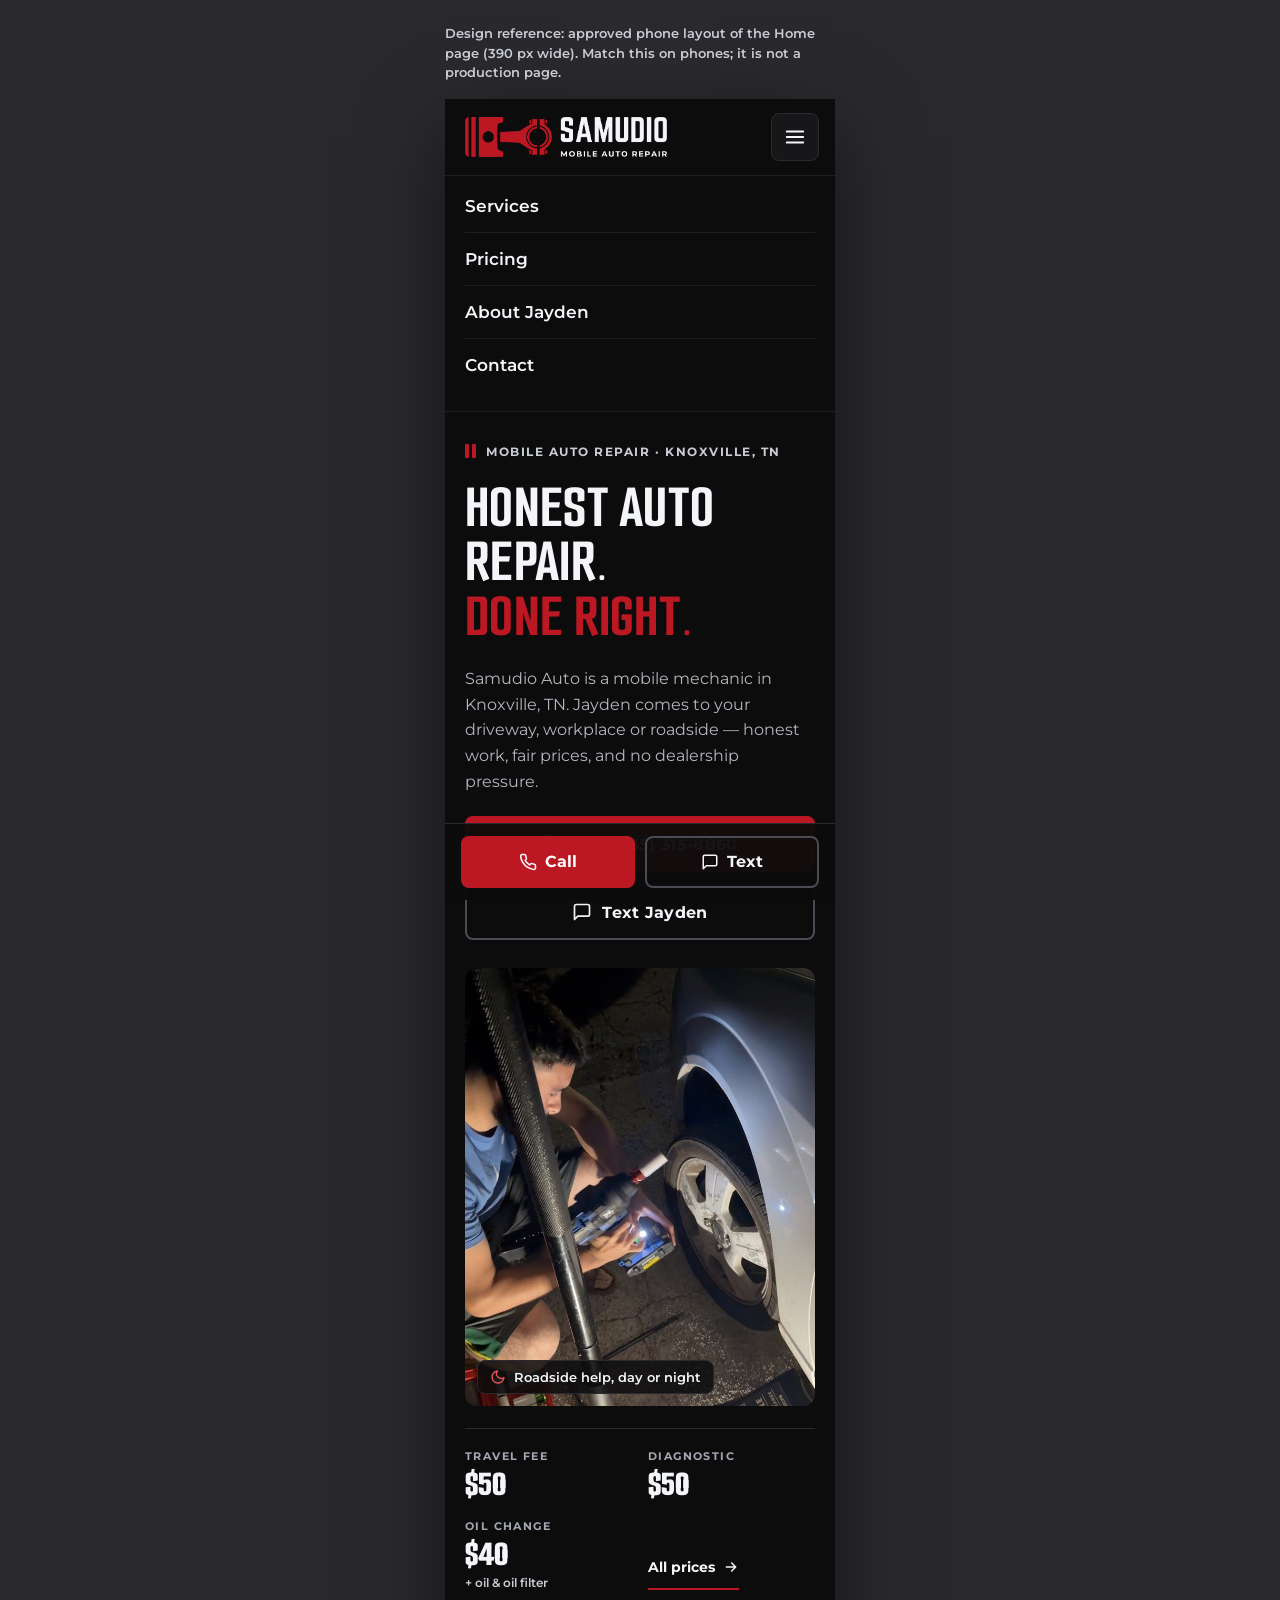
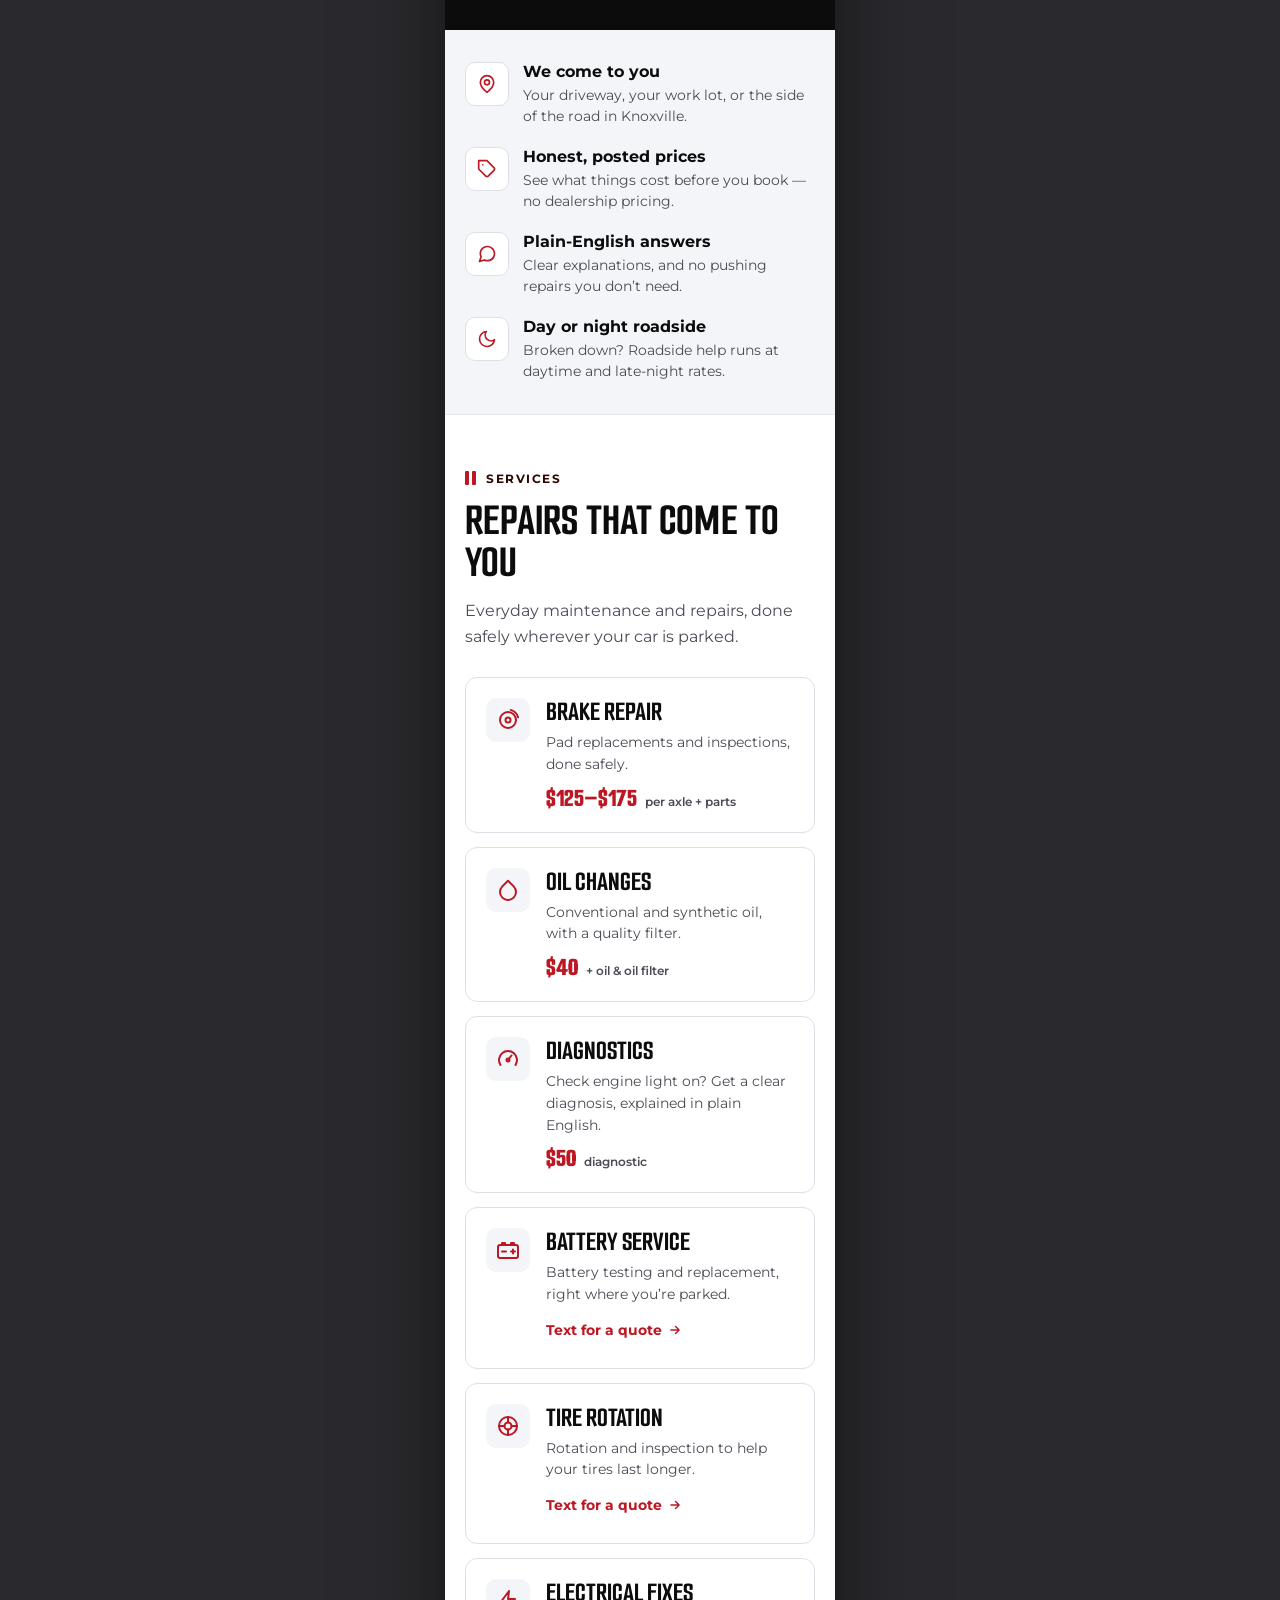
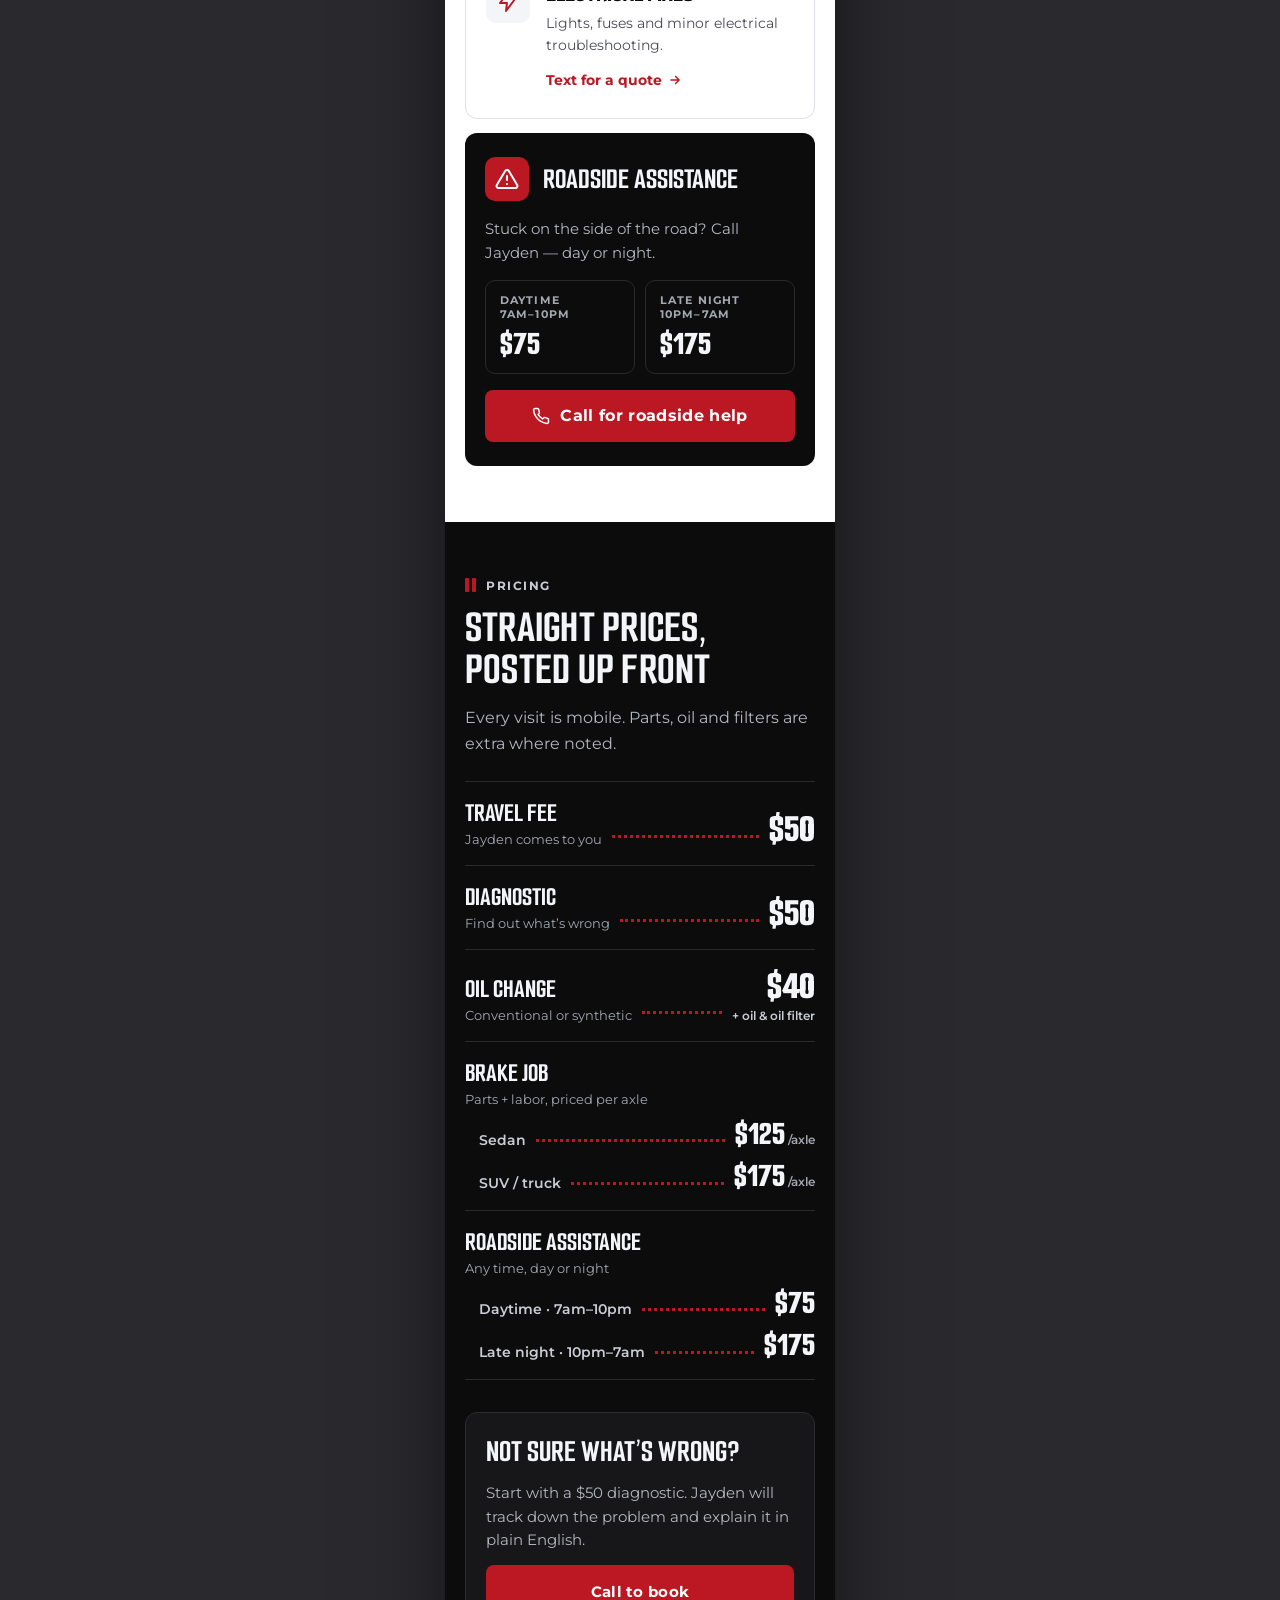
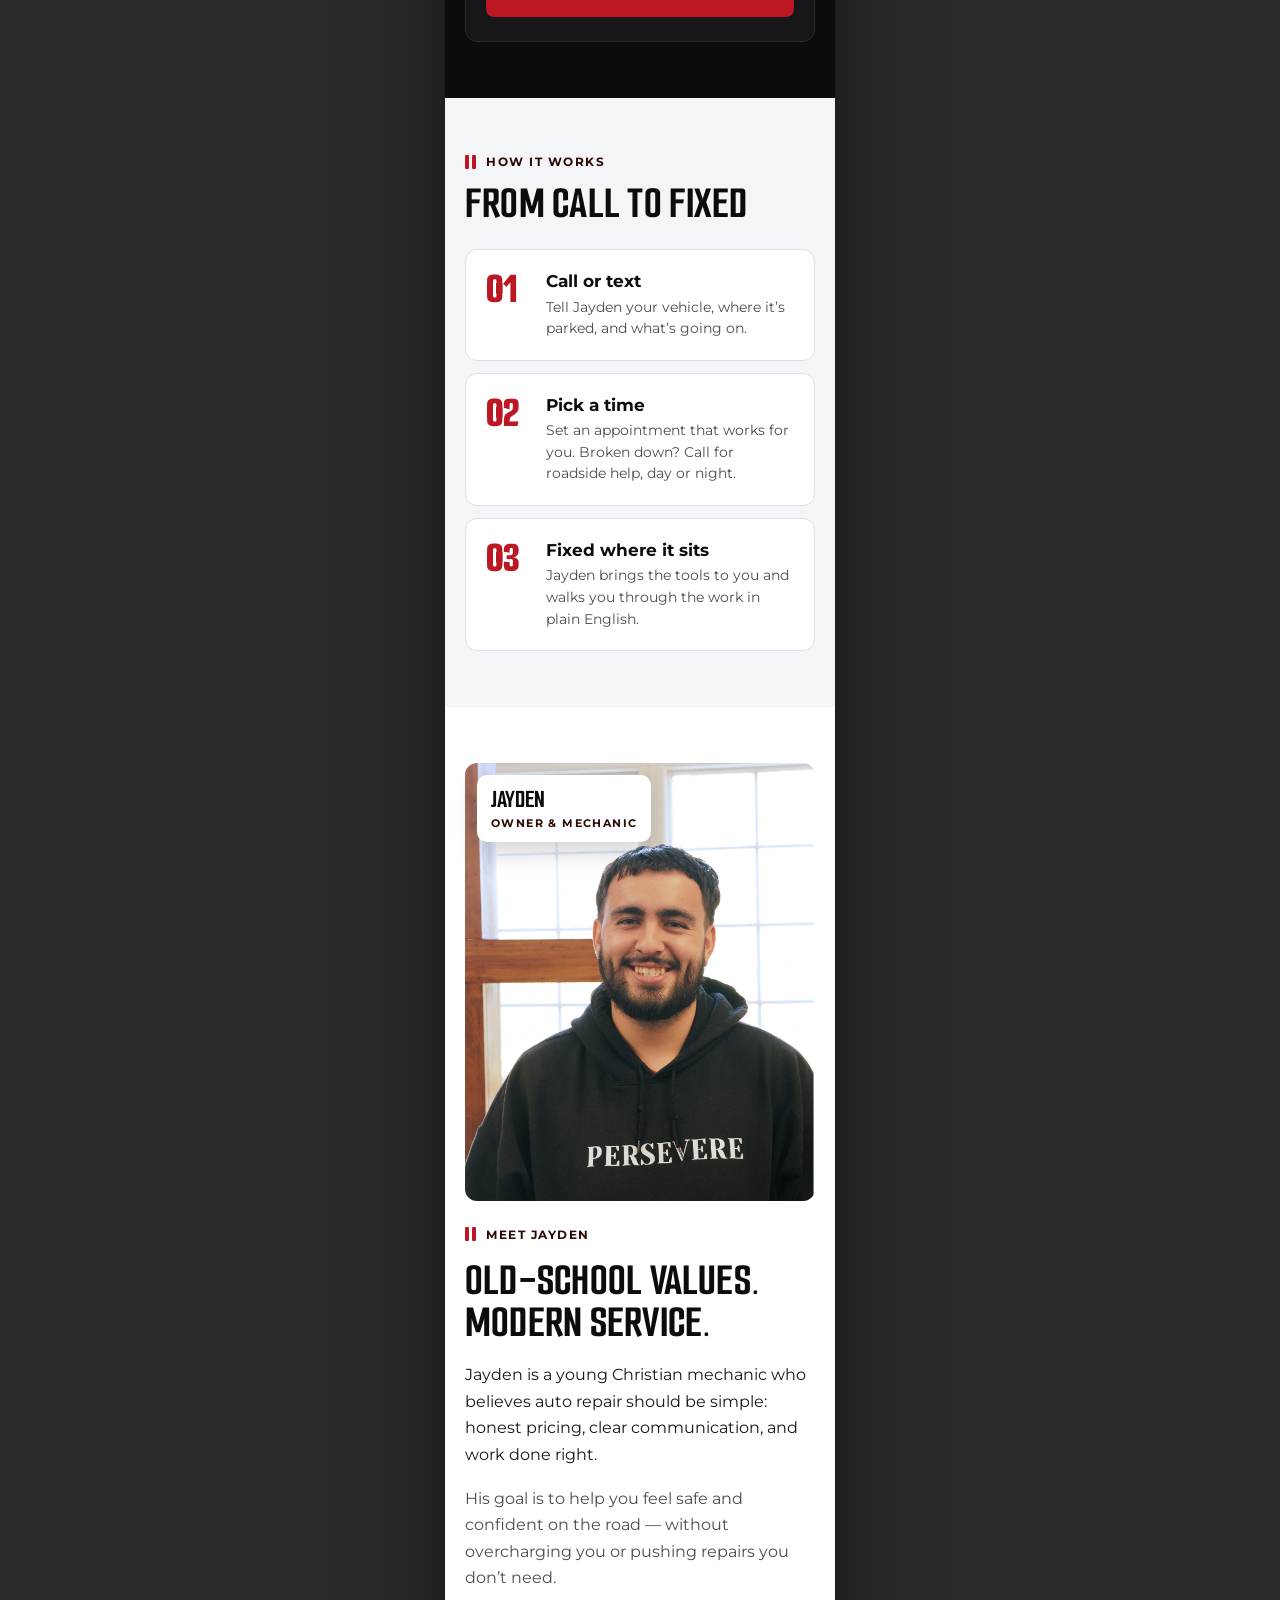
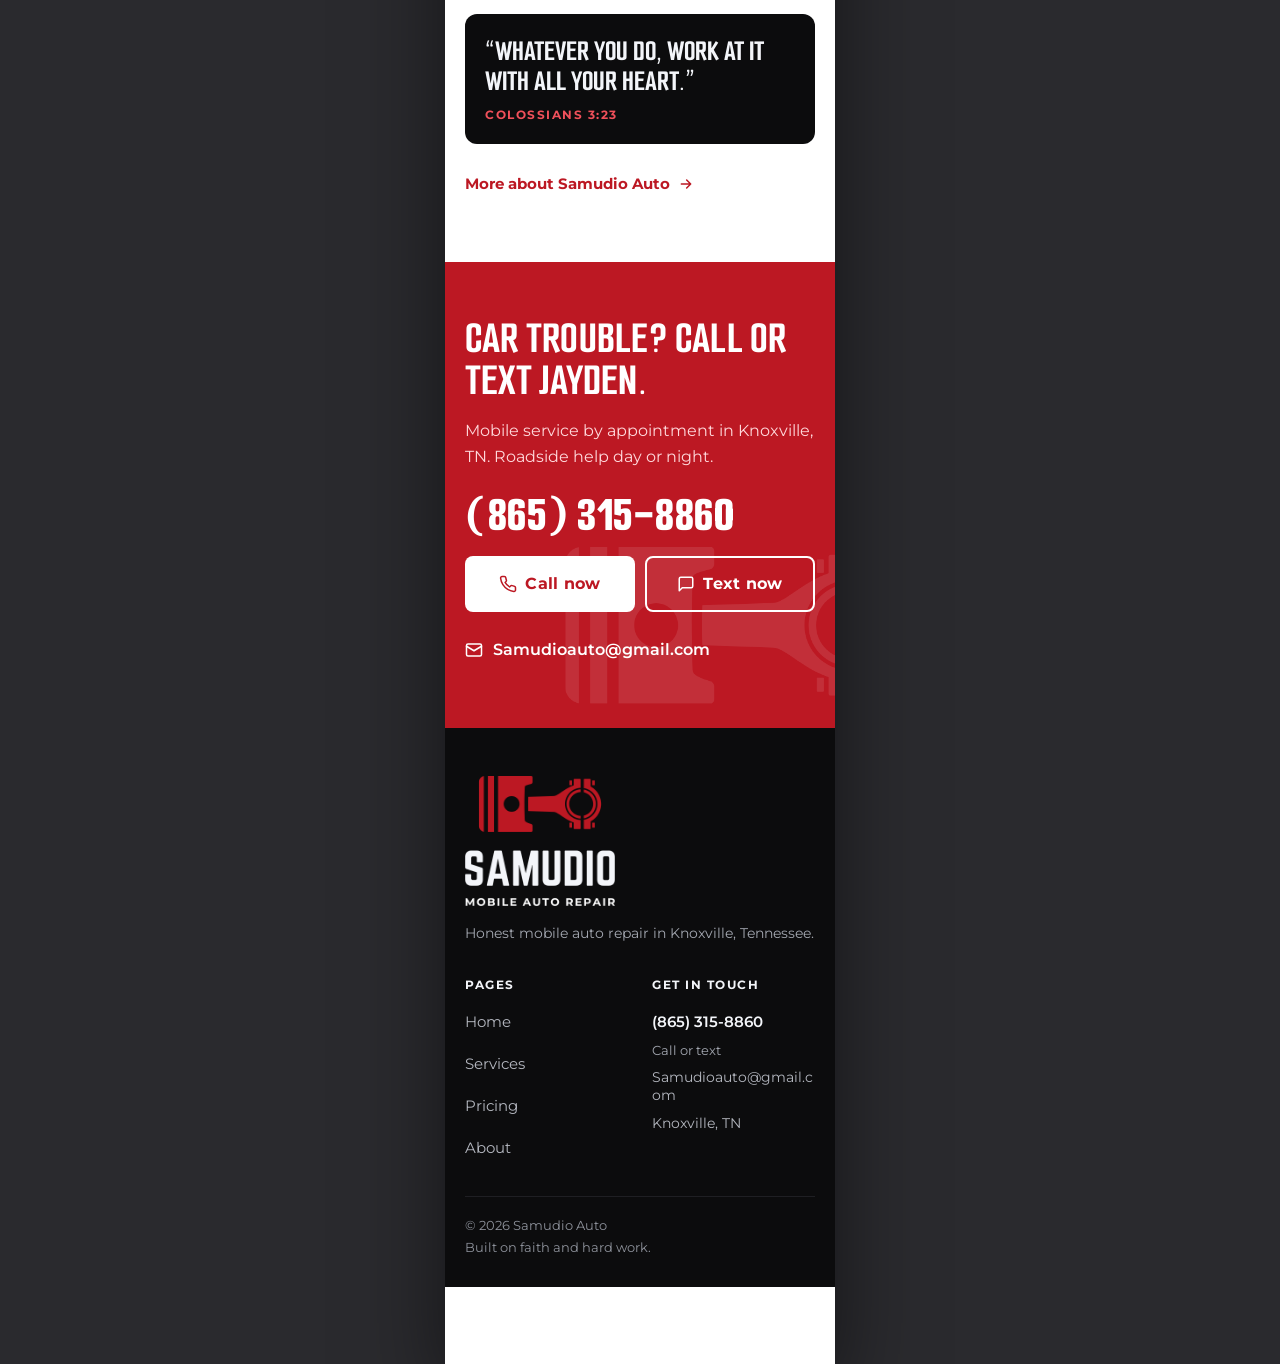
<file: design-reference/home-phone.html>
<!doctype html>
<html lang="en">
<head>
<meta charset="utf-8">
<meta name="viewport" content="width=device-width, initial-scale=1">
<title>Home — phone layout reference | Samudio Auto</title>
<meta name="description" content="Approved phone layout for the Samudio Auto home page (design reference, not a production page).">
<meta name="theme-color" content="#0C0C0D">
<link rel="icon" type="image/png" href="../site/assets/favicon.png">
<link rel="apple-touch-icon" href="../site/assets/apple-touch-icon.png">
<link rel="preconnect" href="https://fonts.googleapis.com">
<link rel="preconnect" href="https://fonts.gstatic.com" crossorigin>
<link rel="stylesheet" href="https://fonts.googleapis.com/css2?family=Montserrat:wght@400;500;600;700;800&amp;family=Smooch+Sans:wght@700;800&amp;display=swap">
<link rel="stylesheet" href="../site/assets/site.css">
<style>
body{background:#2A2A2E;padding:24px 0 0}
.ref-note{max-width:390px;margin:0 auto 16px;font:600 13px/1.5 'Montserrat',Arial,sans-serif;color:#C9CCD3}
.ref-frame{width:390px;margin:0 auto;box-shadow:0 30px 80px rgba(0,0,0,.5)}
</style>
</head>
<body>
<p class="ref-note">Design reference: approved phone layout of the Home page (390&nbsp;px wide). Match this on phones; it is not a production page.</p>
<div class="ref-frame">
<div style="width: 390px; min-height: 100vh; display: flex; flex-direction: column; background: #FFFFFF; color: #16161A; font-family: 'Montserrat', 'Helvetica Neue', Arial, sans-serif; -webkit-font-smoothing: antialiased">

<header style="background: #0C0C0D; border-bottom: 1px solid #1F1F23">
<div style="display: flex; align-items: center; justify-content: space-between; gap: 12px; padding: 14px 16px 14px 20px">
<a href="#top" aria-label="Samudio Auto home" style="display: flex; align-items: center; text-decoration: none"><img src="../site/assets/logo/samudio-logo-horizontal-light.png" alt="Samudio Mobile Auto Repair" width="263" height="52" style="display: block; height: 40px; width: auto"></a>
<button type="button" id="phone-menu-btn" aria-controls="phone-nav" aria-label="Open menu" aria-expanded="false" style="display: flex; align-items: center; justify-content: center; width: 48px; height: 48px; padding: 0; box-sizing: border-box; border: 1px solid #2A2A2E; border-radius: 8px; background: #17171A; color: #F3F5F9; cursor: pointer">
<svg aria-hidden="true" width="22" height="22" viewBox="0 0 24 24" fill="none" stroke="currentColor" stroke-width="2" stroke-linecap="round" stroke-linejoin="round"><path d="M3 6h18M3 12h18M3 18h18"></path></svg>
</button>
</div>
<nav id="phone-nav" hidden aria-label="Main" style="display: flex; flex-direction: column; padding: 4px 20px 20px; border-top: 1px solid #1F1F23">
<a href="#services" style="display: flex; align-items: center; min-height: 52px; border-bottom: 1px solid #1F1F23; font-size: 17px; font-weight: 600; color: #F3F5F9; text-decoration: none">Services</a>
<a href="#pricing" style="display: flex; align-items: center; min-height: 52px; border-bottom: 1px solid #1F1F23; font-size: 17px; font-weight: 600; color: #F3F5F9; text-decoration: none">Pricing</a>
<a href="#about" style="display: flex; align-items: center; min-height: 52px; border-bottom: 1px solid #1F1F23; font-size: 17px; font-weight: 600; color: #F3F5F9; text-decoration: none">About Jayden</a>
<a href="#contact" style="display: flex; align-items: center; min-height: 52px; font-size: 17px; font-weight: 600; color: #F3F5F9; text-decoration: none">Contact</a>
</nav>
</header>

<main id="top" style="display: block">

<section aria-labelledby="hero-title" style="background: #0C0C0D; color: #F3F5F9; padding: 32px 20px 40px; display: flex; flex-direction: column; gap: 22px">
<p style="margin: 0; display: flex; align-items: center; gap: 10px; font-size: 12px; font-weight: 700; letter-spacing: 0.127em; text-transform: uppercase; color: #C9CCD3"><span aria-hidden="true" style="display: flex; gap: 3px"><span style="display: block; width: 4px; height: 14px; border-radius: 1px; background: #BC1823"></span><span style="display: block; width: 4px; height: 14px; border-radius: 1px; background: #BC1823"></span></span><span>Mobile auto repair · Knoxville, TN</span></p>
<h1 id="hero-title" style="margin: 0; font-family: 'Smooch Sans', 'Arial Narrow', sans-serif; font-weight: 700; font-size: 62px; line-height: 0.88; letter-spacing: 0.005em; text-transform: uppercase; color: #F3F5F9">Honest auto repair. <span style="display: block; color: #BC1823">Done right.</span></h1>
<p style="margin: 0; font-size: 16px; line-height: 1.6; color: #B4B7BF">Samudio Auto is a mobile mechanic in Knoxville, TN. Jayden comes to your driveway, workplace or roadside — honest work, fair prices, and no dealership pressure.</p>
<div style="display: flex; flex-direction: column; gap: 12px">
<a href="tel:+18653158860" style="display: flex; align-items: center; justify-content: center; gap: 10px; min-height: 56px; padding: 0 20px; box-sizing: border-box; border-radius: 8px; background: #BC1823; color: #FFFFFF; font-size: 16px; font-weight: 700; letter-spacing: 0.02em; text-decoration: none"><svg aria-hidden="true" width="20" height="20" viewBox="0 0 24 24" fill="none" stroke="currentColor" stroke-width="2" stroke-linecap="round" stroke-linejoin="round"><path d="M22 16.92v3a2 2 0 0 1-2.18 2 19.79 19.79 0 0 1-8.63-3.07 19.5 19.5 0 0 1-6-6 19.79 19.79 0 0 1-3.07-8.67A2 2 0 0 1 4.11 2h3a2 2 0 0 1 2 1.72 12.84 12.84 0 0 0 .7 2.81 2 2 0 0 1-.45 2.11L8.09 9.91a16 16 0 0 0 6 6l1.27-1.27a2 2 0 0 1 2.11-.45 12.84 12.84 0 0 0 2.81.7A2 2 0 0 1 22 16.92z"></path></svg><span>Call (865) 315-8860</span></a>
<a href="sms:+18653158860" style="display: flex; align-items: center; justify-content: center; gap: 10px; min-height: 56px; padding: 0 20px; box-sizing: border-box; border-radius: 8px; border: 2px solid #4A4C55; color: #F3F5F9; font-size: 16px; font-weight: 700; letter-spacing: 0.02em; text-decoration: none"><svg aria-hidden="true" width="20" height="20" viewBox="0 0 24 24" fill="none" stroke="currentColor" stroke-width="2" stroke-linecap="round" stroke-linejoin="round"><path d="M21 15a2 2 0 0 1-2 2H7l-4 4V5a2 2 0 0 1 2-2h14a2 2 0 0 1 2 2z"></path></svg><span>Text Jayden</span></a>
</div>
<div style="position: relative; margin-top: 6px">
<img src="../site/assets/photos/jayden-work-1.jpg" alt="Jayden working on a car’s wheel with an impact wrench at night, floor jack beside him" width="665" height="1182" style="display: block; width: 100%; height: auto; aspect-ratio: 4 / 5; object-fit: cover; object-position: 50% 40%; border-radius: 12px; background: #17171A">
<p style="position: absolute; left: 12px; bottom: 12px; margin: 0; display: inline-flex; align-items: center; gap: 8px; padding: 8px 12px; box-sizing: border-box; border-radius: 8px; border: 1px solid #2A2A2E; background: rgba(12, 12, 13, 0.85); font-size: 13px; font-weight: 600; color: #F3F5F9"><svg aria-hidden="true" width="16" height="16" viewBox="0 0 24 24" fill="none" stroke="#F0505A" stroke-width="2" stroke-linecap="round" stroke-linejoin="round"><path d="M21 12.79A9 9 0 1 1 11.21 3 7 7 0 0 0 21 12.79z"></path></svg>Roadside help, day or night</p>
</div>
<div style="display: grid; grid-template-columns: repeat(2, minmax(0, 1fr)); gap: 18px 16px; padding-top: 20px; border-top: 1px solid #2A2A2E">
<div style="display: flex; flex-direction: column; gap: 6px"><span style="font-size: 11px; font-weight: 700; letter-spacing: 0.127em; text-transform: uppercase; color: #A3A7B0">Travel fee</span><span style="font-family: 'Smooch Sans', 'Arial Narrow', sans-serif; font-weight: 800; font-size: 36px; line-height: 0.9; color: #F3F5F9">$50</span></div>
<div style="display: flex; flex-direction: column; gap: 6px"><span style="font-size: 11px; font-weight: 700; letter-spacing: 0.127em; text-transform: uppercase; color: #A3A7B0">Diagnostic</span><span style="font-family: 'Smooch Sans', 'Arial Narrow', sans-serif; font-weight: 800; font-size: 36px; line-height: 0.9; color: #F3F5F9">$50</span></div>
<div style="display: flex; flex-direction: column; gap: 6px"><span style="font-size: 11px; font-weight: 700; letter-spacing: 0.127em; text-transform: uppercase; color: #A3A7B0">Oil change</span><span style="display: flex; flex-direction: column; gap: 4px"><span style="font-family: 'Smooch Sans', 'Arial Narrow', sans-serif; font-weight: 800; font-size: 36px; line-height: 0.9; color: #F3F5F9">$40</span><span style="font-size: 12px; font-weight: 600; color: #C9CCD3">+ oil &amp; oil filter</span></span></div>
<a href="#pricing" style="display: inline-flex; align-items: center; gap: 8px; align-self: end; justify-self: start; min-height: 44px; box-sizing: border-box; border-bottom: 2px solid #BC1823; font-size: 14px; font-weight: 700; color: #F3F5F9; text-decoration: none">All prices<svg aria-hidden="true" width="16" height="16" viewBox="0 0 24 24" fill="none" stroke="currentColor" stroke-width="2.25" stroke-linecap="round" stroke-linejoin="round"><path d="M5 12h14M13 6l6 6-6 6"></path></svg></a>
</div>
</section>

<section aria-label="Why Samudio Auto" style="background: #F3F5F9; padding: 32px 20px; display: flex; flex-direction: column; gap: 20px; border-bottom: 1px solid #E3E6EC">
<div style="display: flex; gap: 14px; align-items: flex-start">
<span aria-hidden="true" style="flex: none; display: flex; align-items: center; justify-content: center; width: 44px; height: 44px; box-sizing: border-box; border-radius: 10px; border: 1px solid #DDE0E7; background: #FFFFFF; color: #BC1823"><svg width="20" height="20" viewBox="0 0 24 24" fill="none" stroke="currentColor" stroke-width="2" stroke-linecap="round" stroke-linejoin="round"><path d="M20 10c0 6-8 12-8 12s-8-6-8-12a8 8 0 0 1 16 0z"></path><circle cx="12" cy="10" r="3"></circle></svg></span>
<div style="display: flex; flex-direction: column; gap: 2px"><h2 style="margin: 0; font-size: 16px; font-weight: 700; line-height: 1.3; color: #0C0C0D">We come to you</h2><p style="margin: 0; font-size: 14px; line-height: 1.5; color: #4A4C55">Your driveway, your work lot, or the side of the road in Knoxville.</p></div>
</div>
<div style="display: flex; gap: 14px; align-items: flex-start">
<span aria-hidden="true" style="flex: none; display: flex; align-items: center; justify-content: center; width: 44px; height: 44px; box-sizing: border-box; border-radius: 10px; border: 1px solid #DDE0E7; background: #FFFFFF; color: #BC1823"><svg width="20" height="20" viewBox="0 0 24 24" fill="none" stroke="currentColor" stroke-width="2" stroke-linecap="round" stroke-linejoin="round"><path d="M20.59 13.41l-7.17 7.17a2 2 0 0 1-2.83 0L2 12V2h10l8.59 8.59a2 2 0 0 1 0 2.82z"></path><path d="M7 7h.01"></path></svg></span>
<div style="display: flex; flex-direction: column; gap: 2px"><h2 style="margin: 0; font-size: 16px; font-weight: 700; line-height: 1.3; color: #0C0C0D">Honest, posted prices</h2><p style="margin: 0; font-size: 14px; line-height: 1.5; color: #4A4C55">See what things cost before you book — no dealership pricing.</p></div>
</div>
<div style="display: flex; gap: 14px; align-items: flex-start">
<span aria-hidden="true" style="flex: none; display: flex; align-items: center; justify-content: center; width: 44px; height: 44px; box-sizing: border-box; border-radius: 10px; border: 1px solid #DDE0E7; background: #FFFFFF; color: #BC1823"><svg width="20" height="20" viewBox="0 0 24 24" fill="none" stroke="currentColor" stroke-width="2" stroke-linecap="round" stroke-linejoin="round"><path d="M21 11.5a8.38 8.38 0 0 1-.9 3.8 8.5 8.5 0 0 1-7.6 4.7 8.38 8.38 0 0 1-3.8-.9L3 21l1.9-5.7a8.38 8.38 0 0 1-.9-3.8 8.5 8.5 0 0 1 4.7-7.6 8.38 8.38 0 0 1 3.8-.9h.5a8.48 8.48 0 0 1 8 8v.5z"></path></svg></span>
<div style="display: flex; flex-direction: column; gap: 2px"><h2 style="margin: 0; font-size: 16px; font-weight: 700; line-height: 1.3; color: #0C0C0D">Plain-English answers</h2><p style="margin: 0; font-size: 14px; line-height: 1.5; color: #4A4C55">Clear explanations, and no pushing repairs you don’t need.</p></div>
</div>
<div style="display: flex; gap: 14px; align-items: flex-start">
<span aria-hidden="true" style="flex: none; display: flex; align-items: center; justify-content: center; width: 44px; height: 44px; box-sizing: border-box; border-radius: 10px; border: 1px solid #DDE0E7; background: #FFFFFF; color: #BC1823"><svg width="20" height="20" viewBox="0 0 24 24" fill="none" stroke="currentColor" stroke-width="2" stroke-linecap="round" stroke-linejoin="round"><path d="M21 12.79A9 9 0 1 1 11.21 3 7 7 0 0 0 21 12.79z"></path></svg></span>
<div style="display: flex; flex-direction: column; gap: 2px"><h2 style="margin: 0; font-size: 16px; font-weight: 700; line-height: 1.3; color: #0C0C0D">Day or night roadside</h2><p style="margin: 0; font-size: 14px; line-height: 1.5; color: #4A4C55">Broken down? Roadside help runs at daytime and late-night rates.</p></div>
</div>
</section>

<section id="services" aria-labelledby="services-title" style="background: #FFFFFF; padding: 56px 20px; display: flex; flex-direction: column; gap: 14px">
<p style="margin: 0; display: flex; align-items: center; gap: 10px; font-size: 12px; font-weight: 700; letter-spacing: 0.127em; text-transform: uppercase; color: #2E0800"><span aria-hidden="true" style="display: flex; gap: 3px"><span style="display: block; width: 4px; height: 14px; border-radius: 1px; background: #BC1823"></span><span style="display: block; width: 4px; height: 14px; border-radius: 1px; background: #BC1823"></span></span><span>Services</span></p>
<h2 id="services-title" style="margin: 0; font-family: 'Smooch Sans', 'Arial Narrow', sans-serif; font-weight: 700; font-size: 46px; line-height: 0.92; letter-spacing: 0.005em; text-transform: uppercase; color: #0C0C0D">Repairs that come to you</h2>
<p style="margin: 0 0 14px; font-size: 16px; line-height: 1.6; color: #4A4C55">Everyday maintenance and repairs, done safely wherever your car is parked.</p>

<article style="display: flex; gap: 16px; align-items: flex-start; padding: 20px; box-sizing: border-box; border: 1px solid #DDE0E7; border-radius: 12px">
<span aria-hidden="true" style="flex: none; display: flex; align-items: center; justify-content: center; width: 44px; height: 44px; border-radius: 10px; background: #F3F5F9; color: #BC1823"><svg width="24" height="24" viewBox="0 0 24 24" fill="none" stroke="currentColor" stroke-width="2" stroke-linecap="round" stroke-linejoin="round"><circle cx="12" cy="12" r="8"></circle><circle cx="12" cy="12" r="2.5"></circle><path d="M14.7 1.9A10.5 10.5 0 0 1 22.1 9.3"></path></svg></span>
<div style="flex: 1; min-width: 0; display: flex; flex-direction: column; gap: 6px">
<h3 style="margin: 0; font-family: 'Smooch Sans', 'Arial Narrow', sans-serif; font-weight: 700; font-size: 28px; line-height: 1; text-transform: uppercase; color: #0C0C0D">Brake repair</h3>
<p style="margin: 0; font-size: 14px; line-height: 1.55; color: #4A4C55">Pad replacements and inspections, done safely.</p>
<p style="margin: 4px 0 0; display: flex; flex-wrap: wrap; align-items: baseline; gap: 2px 8px"><span style="font-family: 'Smooch Sans', 'Arial Narrow', sans-serif; font-weight: 800; font-size: 26px; line-height: 1; color: #BC1823">$125–$175</span><span style="font-size: 12px; font-weight: 600; color: #4A4C55">per axle + parts</span></p>
</div>
</article>

<article style="display: flex; gap: 16px; align-items: flex-start; padding: 20px; box-sizing: border-box; border: 1px solid #DDE0E7; border-radius: 12px">
<span aria-hidden="true" style="flex: none; display: flex; align-items: center; justify-content: center; width: 44px; height: 44px; border-radius: 10px; background: #F3F5F9; color: #BC1823"><svg width="24" height="24" viewBox="0 0 24 24" fill="none" stroke="currentColor" stroke-width="2" stroke-linecap="round" stroke-linejoin="round"><path d="M12 2.69l5.66 5.66a8 8 0 1 1-11.31 0z"></path></svg></span>
<div style="flex: 1; min-width: 0; display: flex; flex-direction: column; gap: 6px">
<h3 style="margin: 0; font-family: 'Smooch Sans', 'Arial Narrow', sans-serif; font-weight: 700; font-size: 28px; line-height: 1; text-transform: uppercase; color: #0C0C0D">Oil changes</h3>
<p style="margin: 0; font-size: 14px; line-height: 1.55; color: #4A4C55">Conventional and synthetic oil, with a quality filter.</p>
<p style="margin: 4px 0 0; display: flex; flex-wrap: wrap; align-items: baseline; gap: 2px 8px"><span style="font-family: 'Smooch Sans', 'Arial Narrow', sans-serif; font-weight: 800; font-size: 26px; line-height: 1; color: #BC1823">$40</span><span style="font-size: 12px; font-weight: 600; color: #4A4C55">+ oil &amp; oil filter</span></p>
</div>
</article>

<article style="display: flex; gap: 16px; align-items: flex-start; padding: 20px; box-sizing: border-box; border: 1px solid #DDE0E7; border-radius: 12px">
<span aria-hidden="true" style="flex: none; display: flex; align-items: center; justify-content: center; width: 44px; height: 44px; border-radius: 10px; background: #F3F5F9; color: #BC1823"><svg width="24" height="24" viewBox="0 0 24 24" fill="none" stroke="currentColor" stroke-width="2" stroke-linecap="round" stroke-linejoin="round"><path d="M4.5 18A9 9 0 1 1 19.5 18"></path><path d="M12 13l3.5-4.5"></path><circle cx="12" cy="13" r="1.5"></circle></svg></span>
<div style="flex: 1; min-width: 0; display: flex; flex-direction: column; gap: 6px">
<h3 style="margin: 0; font-family: 'Smooch Sans', 'Arial Narrow', sans-serif; font-weight: 700; font-size: 28px; line-height: 1; text-transform: uppercase; color: #0C0C0D">Diagnostics</h3>
<p style="margin: 0; font-size: 14px; line-height: 1.55; color: #4A4C55">Check engine light on? Get a clear diagnosis, explained in plain English.</p>
<p style="margin: 4px 0 0; display: flex; flex-wrap: wrap; align-items: baseline; gap: 2px 8px"><span style="font-family: 'Smooch Sans', 'Arial Narrow', sans-serif; font-weight: 800; font-size: 26px; line-height: 1; color: #BC1823">$50</span><span style="font-size: 12px; font-weight: 600; color: #4A4C55">diagnostic</span></p>
</div>
</article>

<article style="display: flex; gap: 16px; align-items: flex-start; padding: 20px; box-sizing: border-box; border: 1px solid #DDE0E7; border-radius: 12px">
<span aria-hidden="true" style="flex: none; display: flex; align-items: center; justify-content: center; width: 44px; height: 44px; border-radius: 10px; background: #F3F5F9; color: #BC1823"><svg width="24" height="24" viewBox="0 0 24 24" fill="none" stroke="currentColor" stroke-width="2" stroke-linecap="round" stroke-linejoin="round"><rect x="2" y="7" width="20" height="13" rx="2"></rect><path d="M6 7V5h3v2M15 7V5h3v2M6 13.5h4M15 13.5h4M17 11.5v4"></path></svg></span>
<div style="flex: 1; min-width: 0; display: flex; flex-direction: column; gap: 6px">
<h3 style="margin: 0; font-family: 'Smooch Sans', 'Arial Narrow', sans-serif; font-weight: 700; font-size: 28px; line-height: 1; text-transform: uppercase; color: #0C0C0D">Battery service</h3>
<p style="margin: 0; font-size: 14px; line-height: 1.55; color: #4A4C55">Battery testing and replacement, right where you’re parked.</p>
<a href="sms:+18653158860" style="display: inline-flex; align-items: center; gap: 6px; align-self: flex-start; min-height: 36px; font-size: 14px; font-weight: 700; color: #BC1823; text-decoration: none">Text for a quote<svg aria-hidden="true" width="14" height="14" viewBox="0 0 24 24" fill="none" stroke="currentColor" stroke-width="2.5" stroke-linecap="round" stroke-linejoin="round"><path d="M5 12h14M13 6l6 6-6 6"></path></svg></a>
</div>
</article>

<article style="display: flex; gap: 16px; align-items: flex-start; padding: 20px; box-sizing: border-box; border: 1px solid #DDE0E7; border-radius: 12px">
<span aria-hidden="true" style="flex: none; display: flex; align-items: center; justify-content: center; width: 44px; height: 44px; border-radius: 10px; background: #F3F5F9; color: #BC1823"><svg width="24" height="24" viewBox="0 0 24 24" fill="none" stroke="currentColor" stroke-width="2" stroke-linecap="round" stroke-linejoin="round"><circle cx="12" cy="12" r="9"></circle><circle cx="12" cy="12" r="3.5"></circle><path d="M12 3v5.5M12 15.5V21M3 12h5.5M15.5 12H21"></path></svg></span>
<div style="flex: 1; min-width: 0; display: flex; flex-direction: column; gap: 6px">
<h3 style="margin: 0; font-family: 'Smooch Sans', 'Arial Narrow', sans-serif; font-weight: 700; font-size: 28px; line-height: 1; text-transform: uppercase; color: #0C0C0D">Tire rotation</h3>
<p style="margin: 0; font-size: 14px; line-height: 1.55; color: #4A4C55">Rotation and inspection to help your tires last longer.</p>
<a href="sms:+18653158860" style="display: inline-flex; align-items: center; gap: 6px; align-self: flex-start; min-height: 36px; font-size: 14px; font-weight: 700; color: #BC1823; text-decoration: none">Text for a quote<svg aria-hidden="true" width="14" height="14" viewBox="0 0 24 24" fill="none" stroke="currentColor" stroke-width="2.5" stroke-linecap="round" stroke-linejoin="round"><path d="M5 12h14M13 6l6 6-6 6"></path></svg></a>
</div>
</article>

<article style="display: flex; gap: 16px; align-items: flex-start; padding: 20px; box-sizing: border-box; border: 1px solid #DDE0E7; border-radius: 12px">
<span aria-hidden="true" style="flex: none; display: flex; align-items: center; justify-content: center; width: 44px; height: 44px; border-radius: 10px; background: #F3F5F9; color: #BC1823"><svg width="24" height="24" viewBox="0 0 24 24" fill="none" stroke="currentColor" stroke-width="2" stroke-linecap="round" stroke-linejoin="round"><path d="M13 2L4 14h7l-1 8 9-12h-7l1-8z"></path></svg></span>
<div style="flex: 1; min-width: 0; display: flex; flex-direction: column; gap: 6px">
<h3 style="margin: 0; font-family: 'Smooch Sans', 'Arial Narrow', sans-serif; font-weight: 700; font-size: 28px; line-height: 1; text-transform: uppercase; color: #0C0C0D">Electrical fixes</h3>
<p style="margin: 0; font-size: 14px; line-height: 1.55; color: #4A4C55">Lights, fuses and minor electrical troubleshooting.</p>
<a href="sms:+18653158860" style="display: inline-flex; align-items: center; gap: 6px; align-self: flex-start; min-height: 36px; font-size: 14px; font-weight: 700; color: #BC1823; text-decoration: none">Text for a quote<svg aria-hidden="true" width="14" height="14" viewBox="0 0 24 24" fill="none" stroke="currentColor" stroke-width="2.5" stroke-linecap="round" stroke-linejoin="round"><path d="M5 12h14M13 6l6 6-6 6"></path></svg></a>
</div>
</article>

<article style="display: flex; flex-direction: column; gap: 16px; padding: 24px 20px; box-sizing: border-box; border-radius: 12px; background: #0C0C0D; color: #F3F5F9">
<div style="display: flex; gap: 14px; align-items: center">
<span aria-hidden="true" style="flex: none; display: flex; align-items: center; justify-content: center; width: 44px; height: 44px; border-radius: 10px; background: #BC1823; color: #FFFFFF"><svg width="24" height="24" viewBox="0 0 24 24" fill="none" stroke="currentColor" stroke-width="2" stroke-linecap="round" stroke-linejoin="round"><path d="M10.29 3.86L1.82 18a2 2 0 0 0 1.71 3h16.94a2 2 0 0 0 1.71-3L13.71 3.86a2 2 0 0 0-3.42 0z"></path><path d="M12 9v4M12 17h.01"></path></svg></span>
<h3 style="margin: 0; font-family: 'Smooch Sans', 'Arial Narrow', sans-serif; font-weight: 700; font-size: 30px; line-height: 1; text-transform: uppercase; color: #F3F5F9">Roadside assistance</h3>
</div>
<p style="margin: 0; font-size: 15px; line-height: 1.55; color: #B4B7BF">Stuck on the side of the road? Call Jayden — day or night.</p>
<div style="display: grid; grid-template-columns: repeat(2, minmax(0, 1fr)); gap: 10px">
<div style="display: flex; flex-direction: column; gap: 6px; padding: 12px 14px; box-sizing: border-box; border: 1px solid #2A2A2E; border-radius: 10px"><span style="font-size: 11px; font-weight: 700; letter-spacing: 0.1em; text-transform: uppercase; color: #A3A7B0">Daytime<br>7am–10pm</span><span style="font-family: 'Smooch Sans', 'Arial Narrow', sans-serif; font-weight: 800; font-size: 34px; line-height: 1; color: #F3F5F9">$75</span></div>
<div style="display: flex; flex-direction: column; gap: 6px; padding: 12px 14px; box-sizing: border-box; border: 1px solid #2A2A2E; border-radius: 10px"><span style="font-size: 11px; font-weight: 700; letter-spacing: 0.1em; text-transform: uppercase; color: #A3A7B0">Late night<br>10pm–7am</span><span style="font-family: 'Smooch Sans', 'Arial Narrow', sans-serif; font-weight: 800; font-size: 34px; line-height: 1; color: #F3F5F9">$175</span></div>
</div>
<a href="tel:+18653158860" style="display: flex; align-items: center; justify-content: center; gap: 10px; min-height: 52px; padding: 0 20px; box-sizing: border-box; border-radius: 8px; background: #BC1823; color: #FFFFFF; font-size: 16px; font-weight: 700; letter-spacing: 0.02em; text-decoration: none"><svg aria-hidden="true" width="18" height="18" viewBox="0 0 24 24" fill="none" stroke="currentColor" stroke-width="2" stroke-linecap="round" stroke-linejoin="round"><path d="M22 16.92v3a2 2 0 0 1-2.18 2 19.79 19.79 0 0 1-8.63-3.07 19.5 19.5 0 0 1-6-6 19.79 19.79 0 0 1-3.07-8.67A2 2 0 0 1 4.11 2h3a2 2 0 0 1 2 1.72 12.84 12.84 0 0 0 .7 2.81 2 2 0 0 1-.45 2.11L8.09 9.91a16 16 0 0 0 6 6l1.27-1.27a2 2 0 0 1 2.11-.45 12.84 12.84 0 0 0 2.81.7A2 2 0 0 1 22 16.92z"></path></svg><span>Call for roadside help</span></a>
</article>
</section>

<section id="pricing" aria-labelledby="pricing-title" style="background: #0C0C0D; color: #F3F5F9; padding: 56px 20px; display: flex; flex-direction: column; gap: 14px">
<p style="margin: 0; display: flex; align-items: center; gap: 10px; font-size: 12px; font-weight: 700; letter-spacing: 0.127em; text-transform: uppercase; color: #C9CCD3"><span aria-hidden="true" style="display: flex; gap: 3px"><span style="display: block; width: 4px; height: 14px; border-radius: 1px; background: #BC1823"></span><span style="display: block; width: 4px; height: 14px; border-radius: 1px; background: #BC1823"></span></span><span>Pricing</span></p>
<h2 id="pricing-title" style="margin: 0; font-family: 'Smooch Sans', 'Arial Narrow', sans-serif; font-weight: 700; font-size: 46px; line-height: 0.92; letter-spacing: 0.005em; text-transform: uppercase; color: #F3F5F9">Straight prices, posted up front</h2>
<p style="margin: 0 0 10px; font-size: 16px; line-height: 1.6; color: #B4B7BF">Every visit is mobile. Parts, oil and filters are extra where noted.</p>
<div style="display: flex; flex-direction: column; border-top: 1px solid #2A2A2E">
<div style="display: flex; align-items: flex-end; gap: 10px; padding: 18px 0; border-bottom: 1px solid #2A2A2E">
<div style="display: flex; flex-direction: column; gap: 4px; min-width: 0"><span style="font-family: 'Smooch Sans', 'Arial Narrow', sans-serif; font-weight: 700; font-size: 27px; line-height: 1; text-transform: uppercase; color: #F3F5F9">Travel fee</span><span style="font-size: 13px; color: #A3A7B0">Jayden comes to you</span></div>
<span aria-hidden="true" style="flex: 1 1 16px; min-width: 12px; margin-bottom: 9px; border-bottom: 3px dotted #BC1823"></span>
<span style="font-family: 'Smooch Sans', 'Arial Narrow', sans-serif; font-weight: 800; font-size: 40px; line-height: 0.9; color: #F3F5F9">$50</span>
</div>
<div style="display: flex; align-items: flex-end; gap: 10px; padding: 18px 0; border-bottom: 1px solid #2A2A2E">
<div style="display: flex; flex-direction: column; gap: 4px; min-width: 0"><span style="font-family: 'Smooch Sans', 'Arial Narrow', sans-serif; font-weight: 700; font-size: 27px; line-height: 1; text-transform: uppercase; color: #F3F5F9">Diagnostic</span><span style="font-size: 13px; color: #A3A7B0">Find out what’s wrong</span></div>
<span aria-hidden="true" style="flex: 1 1 16px; min-width: 12px; margin-bottom: 9px; border-bottom: 3px dotted #BC1823"></span>
<span style="font-family: 'Smooch Sans', 'Arial Narrow', sans-serif; font-weight: 800; font-size: 40px; line-height: 0.9; color: #F3F5F9">$50</span>
</div>
<div style="display: flex; align-items: flex-end; gap: 10px; padding: 18px 0; border-bottom: 1px solid #2A2A2E">
<div style="display: flex; flex-direction: column; gap: 4px; min-width: 0"><span style="font-family: 'Smooch Sans', 'Arial Narrow', sans-serif; font-weight: 700; font-size: 27px; line-height: 1; text-transform: uppercase; color: #F3F5F9">Oil change</span><span style="font-size: 13px; color: #A3A7B0">Conventional or synthetic</span></div>
<span aria-hidden="true" style="flex: 1 1 16px; min-width: 12px; margin-bottom: 9px; border-bottom: 3px dotted #BC1823"></span>
<span style="display: flex; flex-direction: column; align-items: flex-end; gap: 4px"><span style="font-family: 'Smooch Sans', 'Arial Narrow', sans-serif; font-weight: 800; font-size: 40px; line-height: 0.9; color: #F3F5F9">$40</span><span style="font-size: 12px; font-weight: 600; color: #C9CCD3; white-space: nowrap">+ oil &amp; oil filter</span></span>
</div>
<div style="display: flex; flex-direction: column; gap: 12px; padding: 18px 0; border-bottom: 1px solid #2A2A2E">
<div style="display: flex; flex-direction: column; gap: 4px"><span style="font-family: 'Smooch Sans', 'Arial Narrow', sans-serif; font-weight: 700; font-size: 27px; line-height: 1; text-transform: uppercase; color: #F3F5F9">Brake job</span><span style="font-size: 13px; color: #A3A7B0">Parts + labor, priced per axle</span></div>
<div style="display: flex; align-items: flex-end; gap: 10px; padding-left: 14px"><span style="font-size: 14px; font-weight: 600; color: #C9CCD3">Sedan</span><span aria-hidden="true" style="flex: 1 1 16px; min-width: 12px; margin-bottom: 7px; border-bottom: 3px dotted #BC1823"></span><span style="display: inline-flex; align-items: baseline; gap: 3px"><span style="font-family: 'Smooch Sans', 'Arial Narrow', sans-serif; font-weight: 800; font-size: 34px; line-height: 0.9; color: #F3F5F9">$125</span><span style="font-size: 12px; font-weight: 600; color: #A3A7B0">/axle</span></span></div>
<div style="display: flex; align-items: flex-end; gap: 10px; padding-left: 14px"><span style="font-size: 14px; font-weight: 600; color: #C9CCD3">SUV / truck</span><span aria-hidden="true" style="flex: 1 1 16px; min-width: 12px; margin-bottom: 7px; border-bottom: 3px dotted #BC1823"></span><span style="display: inline-flex; align-items: baseline; gap: 3px"><span style="font-family: 'Smooch Sans', 'Arial Narrow', sans-serif; font-weight: 800; font-size: 34px; line-height: 0.9; color: #F3F5F9">$175</span><span style="font-size: 12px; font-weight: 600; color: #A3A7B0">/axle</span></span></div>
</div>
<div style="display: flex; flex-direction: column; gap: 12px; padding: 18px 0; border-bottom: 1px solid #2A2A2E">
<div style="display: flex; flex-direction: column; gap: 4px"><span style="font-family: 'Smooch Sans', 'Arial Narrow', sans-serif; font-weight: 700; font-size: 27px; line-height: 1; text-transform: uppercase; color: #F3F5F9">Roadside assistance</span><span style="font-size: 13px; color: #A3A7B0">Any time, day or night</span></div>
<div style="display: flex; align-items: flex-end; gap: 10px; padding-left: 14px"><span style="font-size: 14px; font-weight: 600; color: #C9CCD3">Daytime · 7am–10pm</span><span aria-hidden="true" style="flex: 1 1 16px; min-width: 12px; margin-bottom: 7px; border-bottom: 3px dotted #BC1823"></span><span style="font-family: 'Smooch Sans', 'Arial Narrow', sans-serif; font-weight: 800; font-size: 34px; line-height: 0.9; color: #F3F5F9">$75</span></div>
<div style="display: flex; align-items: flex-end; gap: 10px; padding-left: 14px"><span style="font-size: 14px; font-weight: 600; color: #C9CCD3">Late night · 10pm–7am</span><span aria-hidden="true" style="flex: 1 1 16px; min-width: 12px; margin-bottom: 7px; border-bottom: 3px dotted #BC1823"></span><span style="font-family: 'Smooch Sans', 'Arial Narrow', sans-serif; font-weight: 800; font-size: 34px; line-height: 0.9; color: #F3F5F9">$175</span></div>
</div>
</div>
<aside aria-labelledby="diag-title" style="display: flex; flex-direction: column; gap: 14px; margin-top: 18px; padding: 24px 20px; box-sizing: border-box; border: 1px solid #2A2A2E; border-radius: 12px; background: #17171A">
<h3 id="diag-title" style="margin: 0; font-family: 'Smooch Sans', 'Arial Narrow', sans-serif; font-weight: 700; font-size: 32px; line-height: 0.95; text-transform: uppercase; color: #F3F5F9">Not sure what’s wrong?</h3>
<p style="margin: 0; font-size: 15px; line-height: 1.55; color: #B4B7BF">Start with a $50 diagnostic. Jayden will track down the problem and explain it in plain English.</p>
<a href="tel:+18653158860" style="display: flex; align-items: center; justify-content: center; min-height: 52px; padding: 0 20px; box-sizing: border-box; border-radius: 8px; background: #BC1823; color: #FFFFFF; font-size: 15px; font-weight: 700; letter-spacing: 0.02em; text-decoration: none">Call to book</a>
</aside>
</section>

<section aria-labelledby="how-title" style="background: #F3F5F9; padding: 56px 20px; display: flex; flex-direction: column; gap: 14px">
<p style="margin: 0; display: flex; align-items: center; gap: 10px; font-size: 12px; font-weight: 700; letter-spacing: 0.127em; text-transform: uppercase; color: #2E0800"><span aria-hidden="true" style="display: flex; gap: 3px"><span style="display: block; width: 4px; height: 14px; border-radius: 1px; background: #BC1823"></span><span style="display: block; width: 4px; height: 14px; border-radius: 1px; background: #BC1823"></span></span><span>How it works</span></p>
<h2 id="how-title" style="margin: 0 0 10px; font-family: 'Smooch Sans', 'Arial Narrow', sans-serif; font-weight: 700; font-size: 46px; line-height: 0.92; letter-spacing: 0.005em; text-transform: uppercase; color: #0C0C0D">From call to fixed</h2>
<ol style="list-style: none; margin: 0; padding: 0; display: flex; flex-direction: column; gap: 12px">
<li style="display: flex; gap: 16px; align-items: flex-start; padding: 20px; box-sizing: border-box; border-radius: 12px; background: #FFFFFF; border: 1px solid #DDE0E7">
<span aria-hidden="true" style="flex: none; width: 44px; font-family: 'Smooch Sans', 'Arial Narrow', sans-serif; font-weight: 800; font-size: 44px; line-height: 0.85; color: #BC1823">01</span>
<div style="display: flex; flex-direction: column; gap: 4px"><h3 style="margin: 0; font-size: 17px; font-weight: 700; line-height: 1.3; color: #0C0C0D">Call or text</h3><p style="margin: 0; font-size: 14px; line-height: 1.55; color: #4A4C55">Tell Jayden your vehicle, where it’s parked, and what’s going on.</p></div>
</li>
<li style="display: flex; gap: 16px; align-items: flex-start; padding: 20px; box-sizing: border-box; border-radius: 12px; background: #FFFFFF; border: 1px solid #DDE0E7">
<span aria-hidden="true" style="flex: none; width: 44px; font-family: 'Smooch Sans', 'Arial Narrow', sans-serif; font-weight: 800; font-size: 44px; line-height: 0.85; color: #BC1823">02</span>
<div style="display: flex; flex-direction: column; gap: 4px"><h3 style="margin: 0; font-size: 17px; font-weight: 700; line-height: 1.3; color: #0C0C0D">Pick a time</h3><p style="margin: 0; font-size: 14px; line-height: 1.55; color: #4A4C55">Set an appointment that works for you. Broken down? Call for roadside help, day or night.</p></div>
</li>
<li style="display: flex; gap: 16px; align-items: flex-start; padding: 20px; box-sizing: border-box; border-radius: 12px; background: #FFFFFF; border: 1px solid #DDE0E7">
<span aria-hidden="true" style="flex: none; width: 44px; font-family: 'Smooch Sans', 'Arial Narrow', sans-serif; font-weight: 800; font-size: 44px; line-height: 0.85; color: #BC1823">03</span>
<div style="display: flex; flex-direction: column; gap: 4px"><h3 style="margin: 0; font-size: 17px; font-weight: 700; line-height: 1.3; color: #0C0C0D">Fixed where it sits</h3><p style="margin: 0; font-size: 14px; line-height: 1.55; color: #4A4C55">Jayden brings the tools to you and walks you through the work in plain English.</p></div>
</li>
</ol>
</section>

<section id="about" aria-labelledby="about-title" style="background: #FFFFFF; padding: 56px 20px; display: flex; flex-direction: column; gap: 18px">
<div style="position: relative">
<img src="../site/assets/photos/jayden-portrait.jpg" alt="Portrait of Jayden, the mechanic behind Samudio Auto, smiling in a black hoodie that reads Persevere" width="1200" height="1680" style="display: block; width: 100%; height: auto; aspect-ratio: 4 / 5; object-fit: cover; object-position: 50% 30%; border-radius: 12px; background: #F3F5F9">
<p style="position: absolute; left: 12px; top: 12px; margin: 0; display: flex; flex-direction: column; gap: 3px; padding: 12px 14px; box-sizing: border-box; border-radius: 10px; background: #FFFFFF; box-shadow: 0 10px 24px rgba(12, 12, 13, 0.18)"><span style="font-family: 'Smooch Sans', 'Arial Narrow', sans-serif; font-weight: 700; font-size: 26px; line-height: 1; text-transform: uppercase; color: #0C0C0D">Jayden</span><span style="font-size: 11px; font-weight: 700; letter-spacing: 0.127em; text-transform: uppercase; color: #2E0800">Owner &amp; mechanic</span></p>
</div>
<p style="margin: 8px 0 0; display: flex; align-items: center; gap: 10px; font-size: 12px; font-weight: 700; letter-spacing: 0.127em; text-transform: uppercase; color: #2E0800"><span aria-hidden="true" style="display: flex; gap: 3px"><span style="display: block; width: 4px; height: 14px; border-radius: 1px; background: #BC1823"></span><span style="display: block; width: 4px; height: 14px; border-radius: 1px; background: #BC1823"></span></span><span>Meet Jayden</span></p>
<h2 id="about-title" style="margin: 0; font-family: 'Smooch Sans', 'Arial Narrow', sans-serif; font-weight: 700; font-size: 46px; line-height: 0.92; letter-spacing: 0.005em; text-transform: uppercase; color: #0C0C0D">Old-school values. Modern service.</h2>
<p style="margin: 0; font-size: 16px; line-height: 1.65; color: #16161A">Jayden is a young Christian mechanic who believes auto repair should be simple: honest pricing, clear communication, and work done right.</p>
<p style="margin: 0; font-size: 16px; line-height: 1.65; color: #4A4C55">His goal is to help you feel safe and confident on the road — without overcharging you or pushing repairs you don’t need.</p>
<figure style="margin: 4px 0 0; padding: 22px 20px; box-sizing: border-box; border-radius: 12px; background: #0C0C0D; display: flex; flex-direction: column; gap: 10px">
<blockquote style="margin: 0; font-family: 'Smooch Sans', 'Arial Narrow', sans-serif; font-weight: 700; font-size: 30px; line-height: 1.02; text-transform: uppercase; color: #F3F5F9">“Whatever you do, work at it with all your heart.”</blockquote>
<figcaption style="font-size: 12px; font-weight: 700; letter-spacing: 0.127em; text-transform: uppercase; color: #F0505A">Colossians 3:23</figcaption>
</figure>
<a href="../site/about.html" style="display: inline-flex; align-items: center; gap: 8px; align-self: flex-start; min-height: 44px; font-size: 15px; font-weight: 700; color: #BC1823; text-decoration: none">More about Samudio Auto<svg aria-hidden="true" width="16" height="16" viewBox="0 0 24 24" fill="none" stroke="currentColor" stroke-width="2.25" stroke-linecap="round" stroke-linejoin="round"><path d="M5 12h14M13 6l6 6-6 6"></path></svg></a>
</section>

<section id="contact" aria-labelledby="cta-title" style="position: relative; overflow: hidden; background: #BC1823; color: #FFFFFF; padding: 56px 20px; display: flex; flex-direction: column; gap: 16px">
<img src="../site/assets/logo/samudio-piston-white.png" alt="" aria-hidden="true" width="558" height="257" style="position: absolute; right: -70px; bottom: 24px; width: 340px; max-width: none; height: auto; opacity: 0.1; pointer-events: none">
<h2 id="cta-title" style="position: relative; margin: 0; font-family: 'Smooch Sans', 'Arial Narrow', sans-serif; font-weight: 700; font-size: 46px; line-height: 0.92; letter-spacing: 0.005em; text-transform: uppercase; color: #FFFFFF">Car trouble? Call or text Jayden.</h2>
<p style="position: relative; margin: 0; font-size: 16px; line-height: 1.6; color: #FFD9DC">Mobile service by appointment in Knoxville, TN. Roadside help day or night.</p>
<a href="tel:+18653158860" style="position: relative; margin-top: 4px; font-family: 'Smooch Sans', 'Arial Narrow', sans-serif; font-weight: 800; font-size: 50px; line-height: 1; letter-spacing: 0.01em; color: #FFFFFF; text-decoration: none">(865) 315-8860</a>
<div style="position: relative; display: grid; grid-template-columns: repeat(2, minmax(0, 1fr)); gap: 10px">
<a href="tel:+18653158860" style="display: flex; align-items: center; justify-content: center; gap: 8px; min-height: 56px; padding: 0 16px; box-sizing: border-box; border-radius: 8px; background: #FFFFFF; color: #BC1823; font-size: 16px; font-weight: 700; letter-spacing: 0.02em; text-decoration: none"><svg aria-hidden="true" width="18" height="18" viewBox="0 0 24 24" fill="none" stroke="currentColor" stroke-width="2" stroke-linecap="round" stroke-linejoin="round"><path d="M22 16.92v3a2 2 0 0 1-2.18 2 19.79 19.79 0 0 1-8.63-3.07 19.5 19.5 0 0 1-6-6 19.79 19.79 0 0 1-3.07-8.67A2 2 0 0 1 4.11 2h3a2 2 0 0 1 2 1.72 12.84 12.84 0 0 0 .7 2.81 2 2 0 0 1-.45 2.11L8.09 9.91a16 16 0 0 0 6 6l1.27-1.27a2 2 0 0 1 2.11-.45 12.84 12.84 0 0 0 2.81.7A2 2 0 0 1 22 16.92z"></path></svg><span>Call now</span></a>
<a href="sms:+18653158860" style="display: flex; align-items: center; justify-content: center; gap: 8px; min-height: 56px; padding: 0 16px; box-sizing: border-box; border-radius: 8px; border: 2px solid #FFFFFF; color: #FFFFFF; font-size: 16px; font-weight: 700; letter-spacing: 0.02em; text-decoration: none"><svg aria-hidden="true" width="18" height="18" viewBox="0 0 24 24" fill="none" stroke="currentColor" stroke-width="2" stroke-linecap="round" stroke-linejoin="round"><path d="M21 15a2 2 0 0 1-2 2H7l-4 4V5a2 2 0 0 1 2-2h14a2 2 0 0 1 2 2z"></path></svg><span>Text now</span></a>
</div>
<a href="mailto:Samudioauto@gmail.com" style="position: relative; display: inline-flex; align-items: center; gap: 10px; align-self: flex-start; min-height: 44px; font-size: 16px; font-weight: 600; color: #FFFFFF; text-decoration: none"><svg aria-hidden="true" width="18" height="18" viewBox="0 0 24 24" fill="none" stroke="currentColor" stroke-width="2" stroke-linecap="round" stroke-linejoin="round"><rect x="2" y="4" width="20" height="16" rx="2"></rect><path d="M22 7l-10 6L2 7"></path></svg>Samudioauto@gmail.com</a>
</section>

</main>

<footer style="flex: 1 0 auto; background: #0C0C0D; color: #B4B7BF; padding: 48px 20px 32px; display: flex; flex-direction: column; gap: 32px">
<div style="display: flex; flex-direction: column; gap: 16px">
<img src="../site/assets/logo/samudio-logo-stacked-light.png" alt="Samudio Mobile Auto Repair" width="684" height="596" style="display: block; width: 150px; height: auto">
<p style="margin: 0; font-size: 14px; line-height: 1.6; color: #A3A7B0">Honest mobile auto repair in Knoxville, Tennessee.</p>
</div>
<div style="display: grid; grid-template-columns: repeat(2, minmax(0, 1fr)); gap: 24px">
<nav aria-label="Footer" style="display: flex; flex-direction: column; gap: 10px">
<h2 style="margin: 0 0 4px; font-size: 12px; font-weight: 700; letter-spacing: 0.127em; text-transform: uppercase; color: #F3F5F9">Pages</h2>
<a href="#top" style="display: flex; align-items: center; min-height: 32px; font-size: 15px; color: #B4B7BF; text-decoration: none">Home</a>
<a href="#services" style="display: flex; align-items: center; min-height: 32px; font-size: 15px; color: #B4B7BF; text-decoration: none">Services</a>
<a href="#pricing" style="display: flex; align-items: center; min-height: 32px; font-size: 15px; color: #B4B7BF; text-decoration: none">Pricing</a>
<a href="#about" style="display: flex; align-items: center; min-height: 32px; font-size: 15px; color: #B4B7BF; text-decoration: none">About</a>
</nav>
<div style="display: flex; flex-direction: column; gap: 10px">
<h2 style="margin: 0 0 4px; font-size: 12px; font-weight: 700; letter-spacing: 0.127em; text-transform: uppercase; color: #F3F5F9">Get in touch</h2>
<a href="tel:+18653158860" style="display: flex; align-items: center; min-height: 32px; font-size: 15px; font-weight: 600; color: #F3F5F9; text-decoration: none">(865) 315-8860</a>
<span style="font-size: 13px; color: #A3A7B0; margin-top: -6px">Call or text</span>
<a href="mailto:Samudioauto@gmail.com" style="display: flex; align-items: center; min-height: 32px; font-size: 14px; color: #B4B7BF; text-decoration: none; overflow-wrap: anywhere">Samudioauto@gmail.com</a>
<span style="font-size: 14px; color: #B4B7BF">Knoxville, TN</span>
</div>
</div>
<div style="display: flex; flex-direction: column; gap: 6px; padding-top: 20px; border-top: 1px solid #1F1F23; font-size: 13px; color: #8E929B">
<span>© 2026 Samudio Auto</span>
<span>Built on faith and hard work.</span>
</div>
</footer>

<div style="position: sticky; bottom: 0; z-index: 5; display: grid; grid-template-columns: repeat(2, minmax(0, 1fr)); gap: 10px; padding: 12px 16px; box-sizing: border-box; border-top: 1px solid #2A2A2E; background: rgba(12, 12, 13, 0.96)">
<a href="tel:+18653158860" style="display: flex; align-items: center; justify-content: center; gap: 8px; min-height: 52px; box-sizing: border-box; border-radius: 8px; background: #BC1823; color: #FFFFFF; font-size: 16px; font-weight: 700; text-decoration: none"><svg aria-hidden="true" width="18" height="18" viewBox="0 0 24 24" fill="none" stroke="currentColor" stroke-width="2" stroke-linecap="round" stroke-linejoin="round"><path d="M22 16.92v3a2 2 0 0 1-2.18 2 19.79 19.79 0 0 1-8.63-3.07 19.5 19.5 0 0 1-6-6 19.79 19.79 0 0 1-3.07-8.67A2 2 0 0 1 4.11 2h3a2 2 0 0 1 2 1.72 12.84 12.84 0 0 0 .7 2.81 2 2 0 0 1-.45 2.11L8.09 9.91a16 16 0 0 0 6 6l1.27-1.27a2 2 0 0 1 2.11-.45 12.84 12.84 0 0 0 2.81.7A2 2 0 0 1 22 16.92z"></path></svg>Call</a>
<a href="sms:+18653158860" style="display: flex; align-items: center; justify-content: center; gap: 8px; min-height: 52px; box-sizing: border-box; border-radius: 8px; border: 2px solid #4A4C55; color: #F3F5F9; font-size: 16px; font-weight: 700; text-decoration: none"><svg aria-hidden="true" width="18" height="18" viewBox="0 0 24 24" fill="none" stroke="currentColor" stroke-width="2" stroke-linecap="round" stroke-linejoin="round"><path d="M21 15a2 2 0 0 1-2 2H7l-4 4V5a2 2 0 0 1 2-2h14a2 2 0 0 1 2 2z"></path></svg>Text</a>
</div>

</div>
</div>
<script>
(function(){var b=document.getElementById('phone-menu-btn'),n=document.getElementById('phone-nav');if(!b||!n)return;
b.addEventListener('click',function(){var open=n.hasAttribute('hidden');if(open){n.removeAttribute('hidden')}else{n.setAttribute('hidden','')}
b.setAttribute('aria-expanded',open?'true':'false');b.setAttribute('aria-label',open?'Close menu':'Open menu');});
n.addEventListener('click',function(e){if(e.target.closest('a')){n.setAttribute('hidden','');b.setAttribute('aria-expanded','false');b.setAttribute('aria-label','Open menu');}});})();
</script>
</body>
</html>
</file>
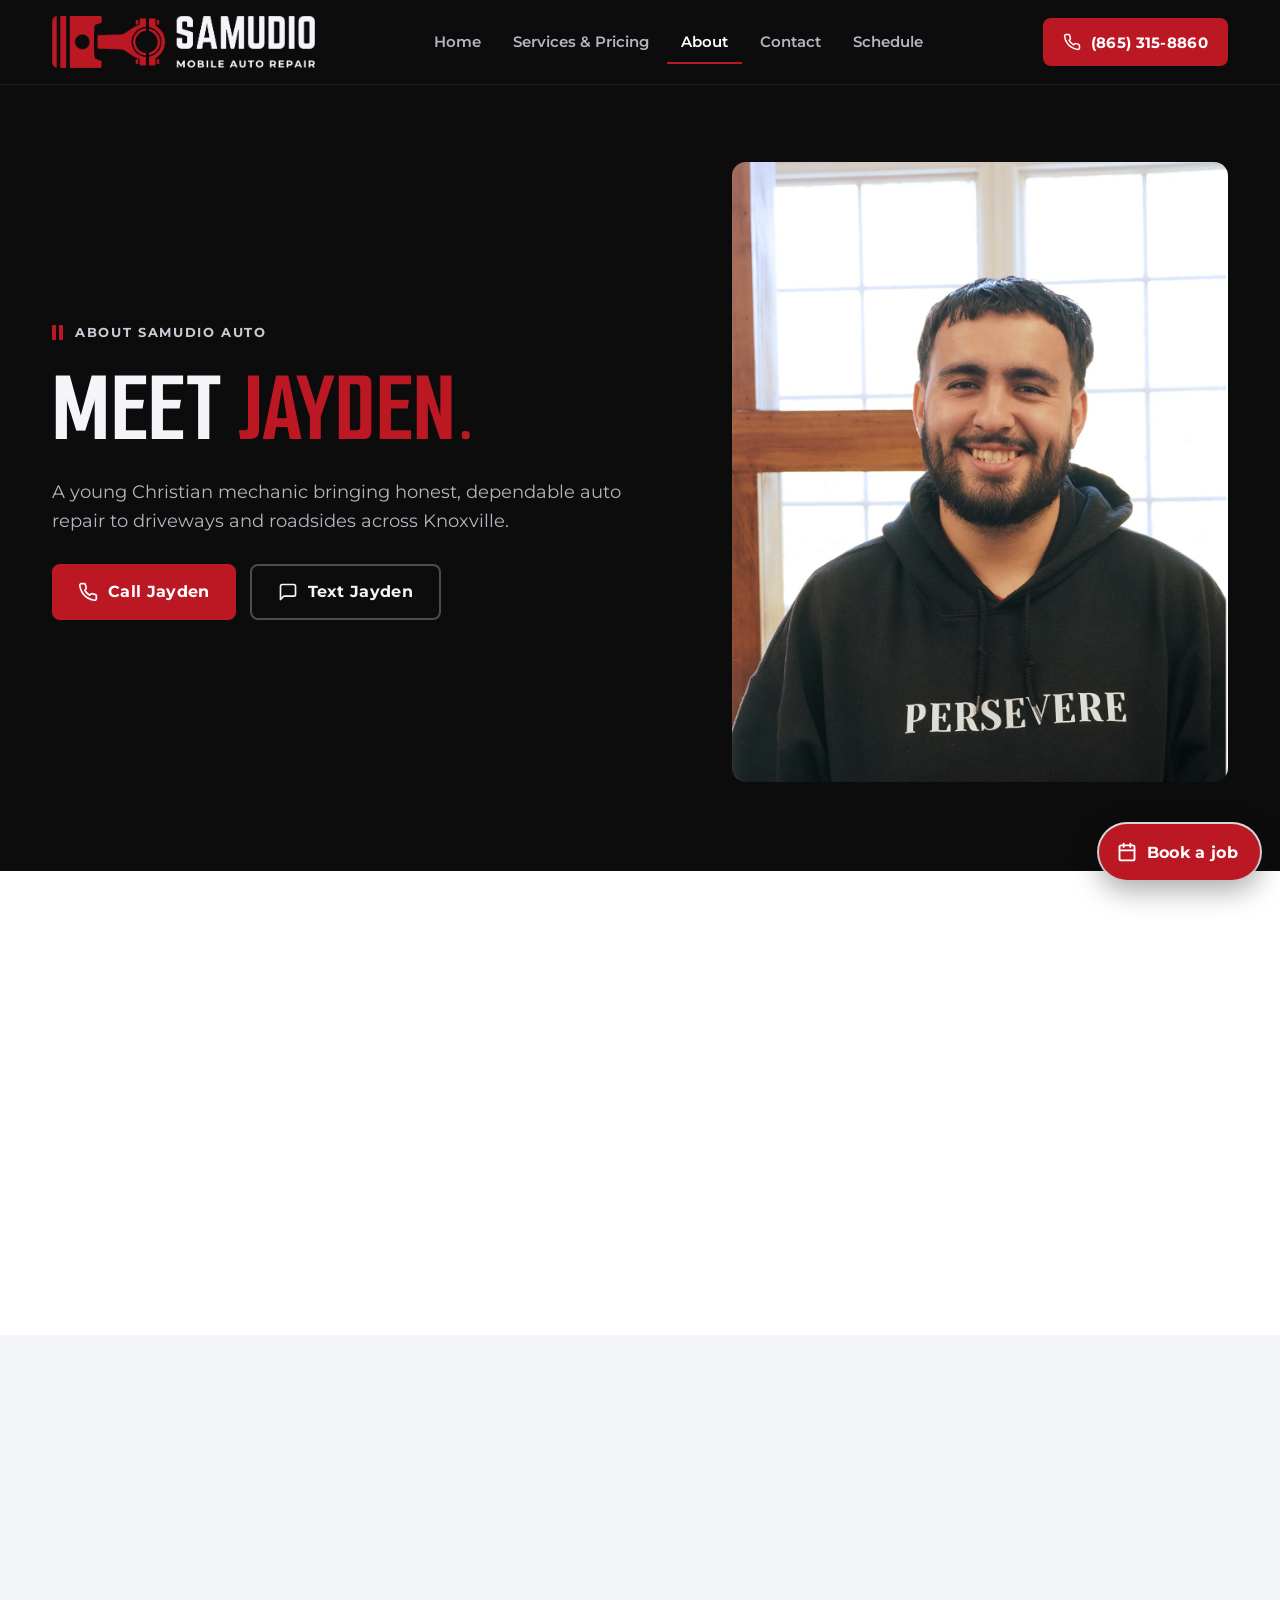
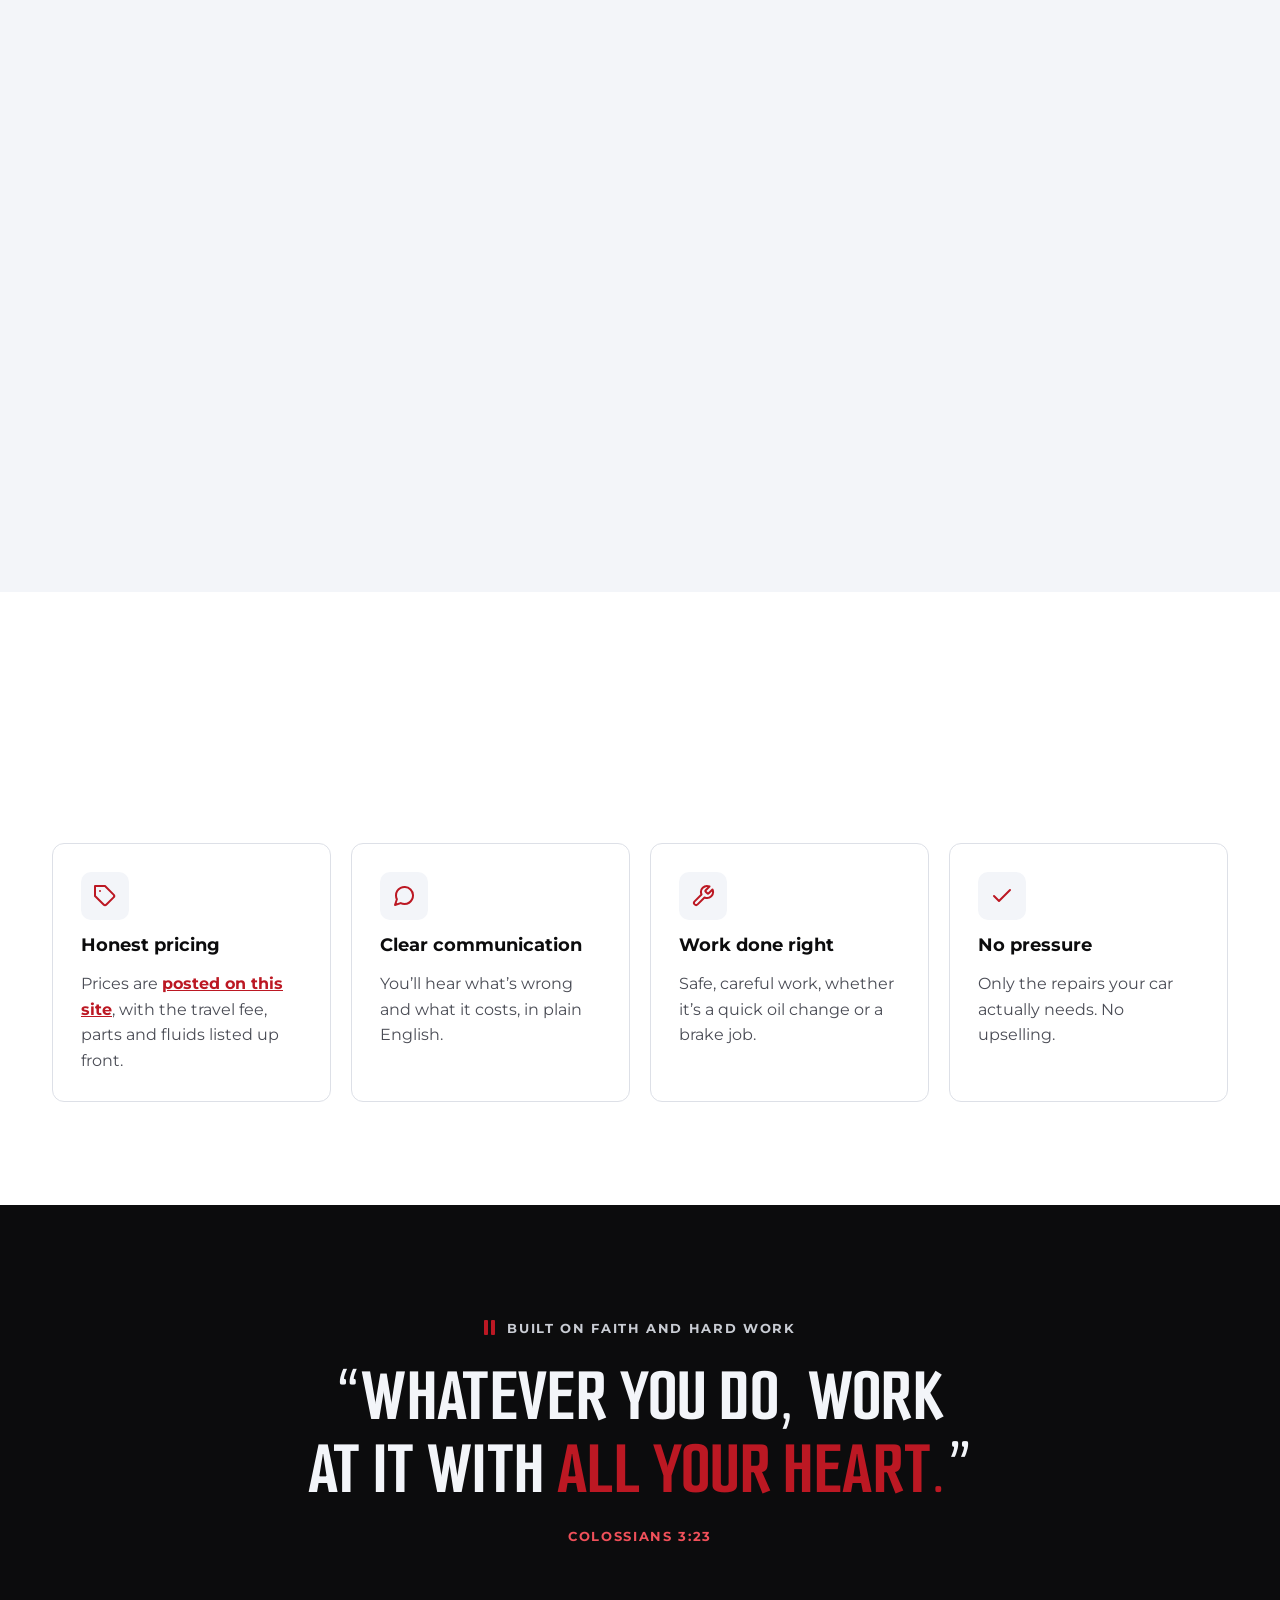
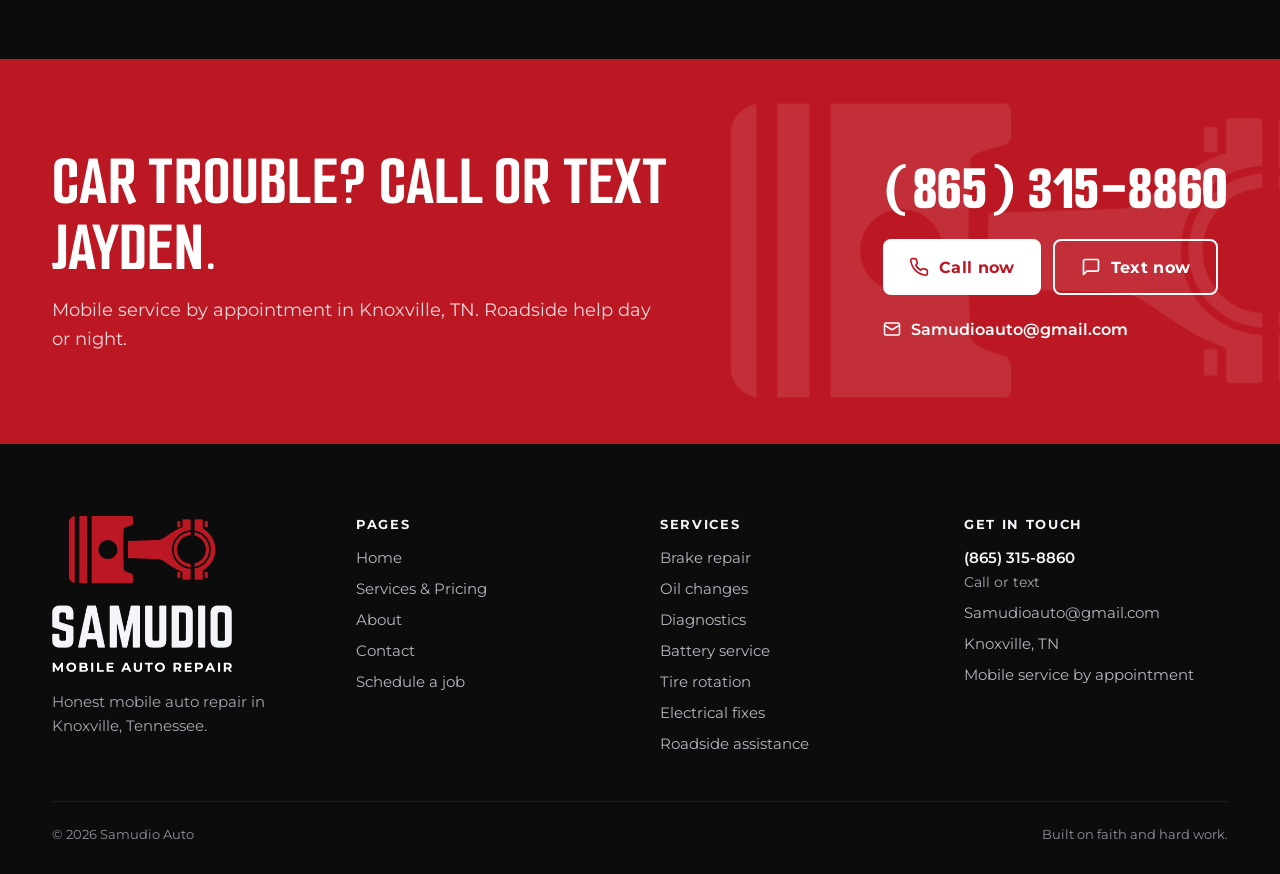
<file: site/about.html>
<!doctype html>
<html lang="en">
<head>
<meta charset="utf-8">
<meta name="viewport" content="width=device-width, initial-scale=1">
<title>About Jayden | Samudio Auto</title>
<meta name="description" content="Meet Jayden, the mechanic behind Samudio Auto — honest pricing, clear communication and work done right, at your driveway or roadside in Knoxville, TN.">
<meta name="theme-color" content="#0C0C0D">
<meta property="og:type" content="website">
<meta property="og:site_name" content="Samudio Auto">
<meta property="og:title" content="About Jayden | Samudio Auto">
<meta property="og:description" content="Meet Jayden, the mechanic behind Samudio Auto — honest pricing, clear communication and work done right, at your driveway or roadside in Knoxville, TN.">
<link rel="canonical" href="https://samudio-auto.vercel.app/about">
<meta property="og:url" content="https://samudio-auto.vercel.app/about">
<meta property="og:image" content="https://samudio-auto.vercel.app/assets/og-image.jpg">
<meta property="og:image:width" content="1200">
<meta property="og:image:height" content="630">
<meta property="og:image:alt" content="Jayden beside the Samudio Mobile Auto Repair logo">
<meta name="twitter:card" content="summary_large_image">
<link rel="icon" type="image/png" href="assets/favicon.png">
<link rel="apple-touch-icon" href="assets/apple-touch-icon.png">
<link rel="preconnect" href="https://fonts.googleapis.com">
<link rel="preconnect" href="https://fonts.gstatic.com" crossorigin>
<link rel="stylesheet" href="https://fonts.googleapis.com/css2?family=Montserrat:wght@400;500;600;700;800&amp;family=Smooch+Sans:wght@700;800&amp;display=swap">
<script>(function(h){h.classList.add('wipe-in');try{if(!sessionStorage.getItem('samudio-bumper')&&!matchMedia('(prefers-reduced-motion: reduce)').matches){h.classList.add('bumper');sessionStorage.setItem('samudio-bumper','1')}}catch(e){}})(document.documentElement)</script>
<link rel="stylesheet" href="assets/site.css">
</head>
<body>
<div class="wipe" aria-hidden="true"><div class="wipe-panel"><div class="wipe-mark"><img class="wipe-piston" src="assets/logo/samudio-piston-red.png" alt="" width="558" height="257"><img class="wipe-wordmark" src="assets/logo/samudio-wordmark-light.png" alt="" width="684" height="254"></div></div></div>
<div style="display: flex; flex-direction: column; min-height: 100vh; background: #FFFFFF; color: #16161A; font-family: 'Montserrat', 'Helvetica Neue', Arial, sans-serif; -webkit-font-smoothing: antialiased">

<header class="site-header" style="background: #0C0C0D; border-bottom: 1px solid #1F1F23">
<div style="max-width: 1240px; margin: 0 auto; padding: 16px clamp(20px, 4vw, 32px); box-sizing: border-box; display: flex; flex-wrap: wrap; align-items: center; justify-content: space-between; gap: 12px 32px">
<a href="index.html" aria-label="Samudio Auto home" style="display: flex; align-items: center; text-decoration: none"><img src="assets/logo/samudio-logo-horizontal-light.png" alt="Samudio Mobile Auto Repair" width="263" height="52" style="display: block; height: 52px; width: auto"></a>
<button type="button" class="menu-btn" aria-controls="site-nav" aria-expanded="false" aria-label="Open menu"><svg aria-hidden="true" width="22" height="22" viewBox="0 0 24 24" fill="none" stroke="currentColor" stroke-width="2" stroke-linecap="round" stroke-linejoin="round"><path d="M3 6h18M3 12h18M3 18h18"></path></svg></button>
<nav id="site-nav" class="site-nav" aria-label="Main" style="display: flex; flex-wrap: wrap; align-items: center; gap: 4px">
<a href="index.html" style="display: inline-flex; align-items: center; min-height: 44px; padding: 0 14px; box-sizing: border-box; border-bottom: 2px solid transparent; font-size: 15px; font-weight: 600; color: #B4B7BF; text-decoration: none">Home</a>
<a href="services.html" style="display: inline-flex; align-items: center; min-height: 44px; padding: 0 14px; box-sizing: border-box; border-bottom: 2px solid transparent; font-size: 15px; font-weight: 600; color: #B4B7BF; text-decoration: none">Services &amp; Pricing</a>
<a href="about.html" aria-current="page" style="display: inline-flex; align-items: center; min-height: 44px; padding: 0 14px; box-sizing: border-box; border-bottom: 2px solid #BC1823; font-size: 15px; font-weight: 600; color: #FFFFFF; text-decoration: none">About</a>
<a href="contact.html" style="display: inline-flex; align-items: center; min-height: 44px; padding: 0 14px; box-sizing: border-box; border-bottom: 2px solid transparent; font-size: 15px; font-weight: 600; color: #B4B7BF; text-decoration: none">Contact</a>
<a href="contact.html#schedule" style="display: inline-flex; align-items: center; min-height: 44px; padding: 0 14px; box-sizing: border-box; border-bottom: 2px solid transparent; font-size: 15px; font-weight: 600; color: #B4B7BF; text-decoration: none">Schedule</a>
</nav>
<a class="header-call" href="tel:+18653158860" style="display: inline-flex; align-items: center; gap: 10px; min-height: 48px; padding: 0 20px; box-sizing: border-box; border-radius: 8px; background: #BC1823; color: #FFFFFF; font-size: 15px; font-weight: 700; letter-spacing: 0.02em; text-decoration: none"><svg aria-hidden="true" width="18" height="18" viewBox="0 0 24 24" fill="none" stroke="currentColor" stroke-width="2" stroke-linecap="round" stroke-linejoin="round"><path d="M22 16.92v3a2 2 0 0 1-2.18 2 19.79 19.79 0 0 1-8.63-3.07 19.5 19.5 0 0 1-6-6 19.79 19.79 0 0 1-3.07-8.67A2 2 0 0 1 4.11 2h3a2 2 0 0 1 2 1.72 12.84 12.84 0 0 0 .7 2.81 2 2 0 0 1-.45 2.11L8.09 9.91a16 16 0 0 0 6 6l1.27-1.27a2 2 0 0 1 2.11-.45 12.84 12.84 0 0 0 2.81.7A2 2 0 0 1 22 16.92z"></path></svg><span>(865) 315-8860</span></a>
</div>
</header>

<main style="display: block">

<section aria-labelledby="page-title" style="background: #0C0C0D; color: #F3F5F9">
<div style="max-width: 1240px; margin: 0 auto; padding: clamp(48px, 6vw, 88px) clamp(20px, 4vw, 32px) clamp(56px, 7vw, 96px); box-sizing: border-box; display: flex; flex-wrap: wrap; align-items: center; gap: 48px 64px">
<div style="flex: 1 1 520px; min-width: 0; display: flex; flex-direction: column; gap: 24px">
<p style="margin: 0; display: flex; align-items: center; gap: 12px; font-size: 13px; font-weight: 700; letter-spacing: 0.127em; text-transform: uppercase; color: #C9CCD3"><span aria-hidden="true" style="display: flex; gap: 3px"><span style="display: block; width: 4px; height: 15px; border-radius: 1px; background: #BC1823"></span><span style="display: block; width: 4px; height: 15px; border-radius: 1px; background: #BC1823"></span></span><span>About Samudio Auto</span></p>
<h1 id="page-title" style="margin: 0; font-family: 'Smooch Sans', 'Arial Narrow', sans-serif; font-weight: 700; font-size: clamp(56px, 8vw, 120px); line-height: 0.88; letter-spacing: 0.005em; text-transform: uppercase; color: #F3F5F9">Meet <span style="color: #BC1823">Jayden.</span></h1>
<p style="margin: 0; max-width: 34em; font-size: clamp(17px, 1.4vw, 20px); line-height: 1.6; color: #B4B7BF; text-wrap: pretty">A young Christian mechanic bringing honest, dependable auto repair to driveways and roadsides across Knoxville.</p>
<div class="btn-row" style="display: flex; flex-wrap: wrap; gap: 14px; margin-top: 4px">
<a href="tel:+18653158860" style="display: inline-flex; align-items: center; justify-content: center; gap: 10px; min-height: 56px; padding: 0 26px; box-sizing: border-box; border-radius: 8px; background: #BC1823; color: #FFFFFF; font-size: 16px; font-weight: 700; letter-spacing: 0.02em; text-decoration: none"><svg aria-hidden="true" width="20" height="20" viewBox="0 0 24 24" fill="none" stroke="currentColor" stroke-width="2" stroke-linecap="round" stroke-linejoin="round"><path d="M22 16.92v3a2 2 0 0 1-2.18 2 19.79 19.79 0 0 1-8.63-3.07 19.5 19.5 0 0 1-6-6 19.79 19.79 0 0 1-3.07-8.67A2 2 0 0 1 4.11 2h3a2 2 0 0 1 2 1.72 12.84 12.84 0 0 0 .7 2.81 2 2 0 0 1-.45 2.11L8.09 9.91a16 16 0 0 0 6 6l1.27-1.27a2 2 0 0 1 2.11-.45 12.84 12.84 0 0 0 2.81.7A2 2 0 0 1 22 16.92z"></path></svg><span>Call Jayden</span></a>
<a href="sms:+18653158860" style="display: inline-flex; align-items: center; justify-content: center; gap: 10px; min-height: 56px; padding: 0 26px; box-sizing: border-box; border-radius: 8px; border: 2px solid #4A4C55; color: #F3F5F9; font-size: 16px; font-weight: 700; letter-spacing: 0.02em; text-decoration: none"><svg aria-hidden="true" width="20" height="20" viewBox="0 0 24 24" fill="none" stroke="currentColor" stroke-width="2" stroke-linecap="round" stroke-linejoin="round"><path d="M21 15a2 2 0 0 1-2 2H7l-4 4V5a2 2 0 0 1 2-2h14a2 2 0 0 1 2 2z"></path></svg><span>Text Jayden</span></a>
</div>
</div>
<div style="flex: 1 1 400px; min-width: 0">
<img src="assets/photos/jayden-portrait.jpg" alt="Portrait of Jayden, the mechanic behind Samudio Auto, smiling in a black hoodie that reads Persevere" width="1200" height="1680" style="display: block; width: 100%; height: auto; aspect-ratio: 4 / 5; object-fit: cover; object-position: 50% 30%; border-radius: 14px; background: #17171A">
</div>
</div>
</section>

<section aria-labelledby="story-title" style="background: #FFFFFF">
<div style="max-width: 1240px; margin: 0 auto; padding: clamp(64px, 8vw, 112px) clamp(20px, 4vw, 32px); box-sizing: border-box; display: flex; flex-wrap: wrap; align-items: flex-start; gap: 32px 64px">
<div style="flex: 1 1 400px; min-width: 0; display: flex; flex-direction: column; gap: 18px">
<p style="margin: 0; display: flex; align-items: center; gap: 12px; font-size: 13px; font-weight: 700; letter-spacing: 0.127em; text-transform: uppercase; color: #2E0800"><span aria-hidden="true" style="display: flex; gap: 3px"><span style="display: block; width: 4px; height: 15px; border-radius: 1px; background: #BC1823"></span><span style="display: block; width: 4px; height: 15px; border-radius: 1px; background: #BC1823"></span></span><span>The Samudio way</span></p>
<h2 id="story-title" style="margin: 0; font-family: 'Smooch Sans', 'Arial Narrow', sans-serif; font-weight: 700; font-size: clamp(48px, 5.6vw, 84px); line-height: 0.92; letter-spacing: 0.005em; text-transform: uppercase; color: #0C0C0D">Old-school values. Modern service.</h2>
</div>
<div style="flex: 1 1 520px; min-width: 0; display: flex; flex-direction: column; gap: 20px; padding-top: 6px">
<p style="margin: 0; font-size: 20px; line-height: 1.6; font-weight: 500; color: #16161A; text-wrap: pretty">Jayden believes auto repair should be simple: honest pricing, clear communication, and work done right.</p>
<p style="margin: 0; font-size: 18px; line-height: 1.65; color: #4A4C55; text-wrap: pretty">Samudio Auto is fully mobile. Instead of arranging a ride and sitting in a waiting room, you <a href="tel:+18653158860" style="font-weight: 700; color: #BC1823">call</a> or <a href="sms:+18653158860" style="font-weight: 700; color: #BC1823">text</a> — and Jayden brings the tools to your driveway, your workplace or the side of the road.</p>
<p style="margin: 0; font-size: 18px; line-height: 1.65; color: #4A4C55; text-wrap: pretty">His goal is to help you feel safe and confident on the road, without overcharging you or pushing repairs you don’t need.</p>
</div>
</div>
</section>

<section aria-labelledby="gallery-title" style="background: #F3F5F9">
<div style="max-width: 1240px; margin: 0 auto; padding: clamp(64px, 8vw, 112px) clamp(20px, 4vw, 32px); box-sizing: border-box">
<div style="display: flex; flex-wrap: wrap; align-items: flex-end; justify-content: space-between; gap: 24px 48px; margin-bottom: 48px">
<div style="flex: 1 1 520px; min-width: 0; display: flex; flex-direction: column; gap: 18px">
<p style="margin: 0; display: flex; align-items: center; gap: 12px; font-size: 13px; font-weight: 700; letter-spacing: 0.127em; text-transform: uppercase; color: #2E0800"><span aria-hidden="true" style="display: flex; gap: 3px"><span style="display: block; width: 4px; height: 15px; border-radius: 1px; background: #BC1823"></span><span style="display: block; width: 4px; height: 15px; border-radius: 1px; background: #BC1823"></span></span><span>On the job</span></p>
<h2 id="gallery-title" style="margin: 0; font-family: 'Smooch Sans', 'Arial Narrow', sans-serif; font-weight: 700; font-size: clamp(48px, 5.6vw, 84px); line-height: 0.92; letter-spacing: 0.005em; text-transform: uppercase; color: #0C0C0D">Wherever you’re parked</h2>
</div>
<p style="flex: 1 1 360px; max-width: 440px; margin: 0; font-size: 18px; line-height: 1.6; color: #4A4C55; text-wrap: pretty">Floor jack, impact wrench and a full set of sockets — the shop comes to you, even after dark.</p>
</div>
<div style="display: grid; grid-template-columns: repeat(auto-fit, minmax(min(300px, 100%), 1fr)); gap: 20px">
<video class="work-video" poster="assets/photos/jayden-work-1.jpg" width="720" height="1280" autoplay muted loop playsinline preload="metadata" disablepictureinpicture role="img" aria-label="Jayden working on a car’s wheel with an impact wrench at night, floor jack beside him" style="display: block; width: 100%; height: auto; aspect-ratio: 3 / 4; object-fit: cover; object-position: 50% 45%; border-radius: 12px; background: #DDE0E7"><source src="assets/videos/jayden-work-1.mp4" type="video/mp4"><source src="assets/videos/jayden-work-1.webm" type="video/webm"></video>
<video class="work-video" poster="assets/photos/jayden-work-3.jpg" width="720" height="1280" autoplay muted loop playsinline preload="metadata" disablepictureinpicture role="img" aria-label="Jayden working on the lug nuts of a steel wheel with an impact wrench" style="display: block; width: 100%; height: auto; aspect-ratio: 3 / 4; object-fit: cover; object-position: 50% 50%; border-radius: 12px; background: #DDE0E7"><source src="assets/videos/jayden-work-3.mp4" type="video/mp4"><source src="assets/videos/jayden-work-3.webm" type="video/webm"></video>
<video class="work-video" poster="assets/photos/jayden-work-2.jpg" width="720" height="1280" autoplay muted loop playsinline preload="metadata" disablepictureinpicture role="img" aria-label="Jayden kneeling beside a raised car as he removes a wheel at night" style="display: block; width: 100%; height: auto; aspect-ratio: 3 / 4; object-fit: cover; object-position: 50% 45%; border-radius: 12px; background: #DDE0E7"><source src="assets/videos/jayden-work-2.mp4" type="video/mp4"><source src="assets/videos/jayden-work-2.webm" type="video/webm"></video>
</div>
</div>
</section>

<section aria-labelledby="values-title" style="background: #FFFFFF">
<div style="max-width: 1240px; margin: 0 auto; padding: clamp(64px, 8vw, 112px) clamp(20px, 4vw, 32px); box-sizing: border-box">
<div style="display: flex; flex-direction: column; gap: 18px; margin-bottom: 48px">
<p style="margin: 0; display: flex; align-items: center; gap: 12px; font-size: 13px; font-weight: 700; letter-spacing: 0.127em; text-transform: uppercase; color: #2E0800"><span aria-hidden="true" style="display: flex; gap: 3px"><span style="display: block; width: 4px; height: 15px; border-radius: 1px; background: #BC1823"></span><span style="display: block; width: 4px; height: 15px; border-radius: 1px; background: #BC1823"></span></span><span>What you can count on</span></p>
<h2 id="values-title" style="margin: 0; font-family: 'Smooch Sans', 'Arial Narrow', sans-serif; font-weight: 700; font-size: clamp(48px, 5.6vw, 84px); line-height: 0.92; letter-spacing: 0.005em; text-transform: uppercase; color: #0C0C0D">Straight talk. Solid work.</h2>
</div>
<div style="display: grid; grid-template-columns: repeat(auto-fit, minmax(min(250px, 100%), 1fr)); gap: 20px">
<div style="display: flex; flex-direction: column; gap: 14px; padding: 28px; box-sizing: border-box; border: 1px solid #DDE0E7; border-radius: 12px">
<span aria-hidden="true" style="display: flex; align-items: center; justify-content: center; width: 48px; height: 48px; border-radius: 10px; background: #F3F5F9; color: #BC1823"><svg width="24" height="24" viewBox="0 0 24 24" fill="none" stroke="currentColor" stroke-width="2" stroke-linecap="round" stroke-linejoin="round"><path d="M20.59 13.41l-7.17 7.17a2 2 0 0 1-2.83 0L2 12V2h10l8.59 8.59a2 2 0 0 1 0 2.82z"></path><path d="M7 7h.01"></path></svg></span>
<h3 style="margin: 0; font-size: 18px; font-weight: 700; line-height: 1.3; color: #0C0C0D">Honest pricing</h3>
<p style="margin: 0; font-size: 16px; line-height: 1.6; color: #4A4C55">Prices are <a href="services.html" style="font-weight: 700; color: #BC1823">posted on this site</a>, with the travel fee, parts and fluids listed up front.</p>
</div>
<div style="display: flex; flex-direction: column; gap: 14px; padding: 28px; box-sizing: border-box; border: 1px solid #DDE0E7; border-radius: 12px">
<span aria-hidden="true" style="display: flex; align-items: center; justify-content: center; width: 48px; height: 48px; border-radius: 10px; background: #F3F5F9; color: #BC1823"><svg width="24" height="24" viewBox="0 0 24 24" fill="none" stroke="currentColor" stroke-width="2" stroke-linecap="round" stroke-linejoin="round"><path d="M21 11.5a8.38 8.38 0 0 1-.9 3.8 8.5 8.5 0 0 1-7.6 4.7 8.38 8.38 0 0 1-3.8-.9L3 21l1.9-5.7a8.38 8.38 0 0 1-.9-3.8 8.5 8.5 0 0 1 4.7-7.6 8.38 8.38 0 0 1 3.8-.9h.5a8.48 8.48 0 0 1 8 8v.5z"></path></svg></span>
<h3 style="margin: 0; font-size: 18px; font-weight: 700; line-height: 1.3; color: #0C0C0D">Clear communication</h3>
<p style="margin: 0; font-size: 16px; line-height: 1.6; color: #4A4C55">You’ll hear what’s wrong and what it costs, in plain English.</p>
</div>
<div style="display: flex; flex-direction: column; gap: 14px; padding: 28px; box-sizing: border-box; border: 1px solid #DDE0E7; border-radius: 12px">
<span aria-hidden="true" style="display: flex; align-items: center; justify-content: center; width: 48px; height: 48px; border-radius: 10px; background: #F3F5F9; color: #BC1823"><svg width="24" height="24" viewBox="0 0 24 24" fill="none" stroke="currentColor" stroke-width="2" stroke-linecap="round" stroke-linejoin="round"><path d="M14.7 6.3a1 1 0 0 0 0 1.4l1.6 1.6a1 1 0 0 0 1.4 0l3.77-3.77a6 6 0 0 1-7.94 7.94l-6.91 6.91a2.12 2.12 0 0 1-3-3l6.91-6.91a6 6 0 0 1 7.94-7.94l-3.76 3.76z"></path></svg></span>
<h3 style="margin: 0; font-size: 18px; font-weight: 700; line-height: 1.3; color: #0C0C0D">Work done right</h3>
<p style="margin: 0; font-size: 16px; line-height: 1.6; color: #4A4C55">Safe, careful work, whether it’s a quick oil change or a brake job.</p>
</div>
<div style="display: flex; flex-direction: column; gap: 14px; padding: 28px; box-sizing: border-box; border: 1px solid #DDE0E7; border-radius: 12px">
<span aria-hidden="true" style="display: flex; align-items: center; justify-content: center; width: 48px; height: 48px; border-radius: 10px; background: #F3F5F9; color: #BC1823"><svg width="24" height="24" viewBox="0 0 24 24" fill="none" stroke="currentColor" stroke-width="2" stroke-linecap="round" stroke-linejoin="round"><path d="M20 6L9 17l-5-5"></path></svg></span>
<h3 style="margin: 0; font-size: 18px; font-weight: 700; line-height: 1.3; color: #0C0C0D">No pressure</h3>
<p style="margin: 0; font-size: 16px; line-height: 1.6; color: #4A4C55">Only the repairs your car actually needs. No upselling.</p>
</div>
</div>
</div>
</section>

<section aria-labelledby="faith-title" style="background: #0C0C0D; color: #F3F5F9">
<div style="max-width: 1240px; margin: 0 auto; padding: clamp(72px, 9vw, 128px) clamp(20px, 4vw, 32px); box-sizing: border-box; display: flex; flex-direction: column; align-items: center; gap: 24px; text-align: center">
<p style="margin: 0; display: flex; align-items: center; gap: 12px; font-size: 13px; font-weight: 700; letter-spacing: 0.127em; text-transform: uppercase; color: #C9CCD3"><span aria-hidden="true" style="display: flex; gap: 3px"><span style="display: block; width: 4px; height: 15px; border-radius: 1px; background: #BC1823"></span><span style="display: block; width: 4px; height: 15px; border-radius: 1px; background: #BC1823"></span></span><span id="faith-title">Built on faith and hard work</span></p>
<figure style="margin: 0; display: flex; flex-direction: column; align-items: center; gap: 22px">
<blockquote style="margin: 0; max-width: 15em; font-family: 'Smooch Sans', 'Arial Narrow', sans-serif; font-weight: 700; font-size: clamp(48px, 6vw, 88px); line-height: 0.95; letter-spacing: 0.005em; text-transform: uppercase; color: #F3F5F9; text-wrap: balance">“Whatever you do, work at it with <span style="color: #BC1823">all your heart.</span>”</blockquote>
<figcaption style="font-size: 13px; font-weight: 700; letter-spacing: 0.127em; text-transform: uppercase; color: #F0505A">Colossians 3:23</figcaption>
</figure>
</div>
</section>

<section aria-labelledby="cta-title" style="position: relative; overflow: hidden; background: #BC1823; color: #FFFFFF">
<img src="assets/logo/samudio-piston-white.png" alt="" aria-hidden="true" width="558" height="257" style="position: absolute; right: -90px; top: 50%; transform: translateY(-50%); width: 640px; max-width: none; height: auto; opacity: 0.1; pointer-events: none">
<div style="position: relative; max-width: 1240px; margin: 0 auto; padding: clamp(56px, 7vw, 96px) clamp(20px, 4vw, 32px); box-sizing: border-box; display: flex; flex-wrap: wrap; align-items: center; justify-content: space-between; gap: 32px 56px">
<div style="flex: 1 1 520px; min-width: 0; display: flex; flex-direction: column; gap: 16px">
<h2 id="cta-title" style="margin: 0; font-family: 'Smooch Sans', 'Arial Narrow', sans-serif; font-weight: 700; font-size: clamp(48px, 5.6vw, 84px); line-height: 0.92; letter-spacing: 0.005em; text-transform: uppercase; color: #FFFFFF">Car trouble? Call or text Jayden.</h2>
<p style="margin: 0; max-width: 34em; font-size: 18px; line-height: 1.6; color: #FFD9DC">Mobile service by appointment in Knoxville, TN. Roadside help day or night.</p>
</div>
<div style="flex: 0 1 auto; display: flex; flex-direction: column; gap: 18px">
<a href="tel:+18653158860" style="font-family: 'Smooch Sans', 'Arial Narrow', sans-serif; font-weight: 800; font-size: clamp(48px, 5vw, 72px); line-height: 1; letter-spacing: 0.01em; color: #FFFFFF; text-decoration: none">(865) 315-8860</a>
<div class="btn-row" style="display: flex; flex-wrap: wrap; gap: 12px">
<a href="tel:+18653158860" style="display: inline-flex; align-items: center; justify-content: center; gap: 10px; min-height: 56px; padding: 0 26px; box-sizing: border-box; border-radius: 8px; background: #FFFFFF; color: #BC1823; font-size: 16px; font-weight: 700; letter-spacing: 0.02em; text-decoration: none"><svg aria-hidden="true" width="20" height="20" viewBox="0 0 24 24" fill="none" stroke="currentColor" stroke-width="2" stroke-linecap="round" stroke-linejoin="round"><path d="M22 16.92v3a2 2 0 0 1-2.18 2 19.79 19.79 0 0 1-8.63-3.07 19.5 19.5 0 0 1-6-6 19.79 19.79 0 0 1-3.07-8.67A2 2 0 0 1 4.11 2h3a2 2 0 0 1 2 1.72 12.84 12.84 0 0 0 .7 2.81 2 2 0 0 1-.45 2.11L8.09 9.91a16 16 0 0 0 6 6l1.27-1.27a2 2 0 0 1 2.11-.45 12.84 12.84 0 0 0 2.81.7A2 2 0 0 1 22 16.92z"></path></svg><span>Call now</span></a>
<a href="sms:+18653158860" style="display: inline-flex; align-items: center; justify-content: center; gap: 10px; min-height: 56px; padding: 0 26px; box-sizing: border-box; border-radius: 8px; border: 2px solid #FFFFFF; color: #FFFFFF; font-size: 16px; font-weight: 700; letter-spacing: 0.02em; text-decoration: none"><svg aria-hidden="true" width="20" height="20" viewBox="0 0 24 24" fill="none" stroke="currentColor" stroke-width="2" stroke-linecap="round" stroke-linejoin="round"><path d="M21 15a2 2 0 0 1-2 2H7l-4 4V5a2 2 0 0 1 2-2h14a2 2 0 0 1 2 2z"></path></svg><span>Text now</span></a>
</div>
<a href="mailto:Samudioauto@gmail.com" style="display: inline-flex; align-items: center; gap: 10px; min-height: 32px; font-size: 16px; font-weight: 600; color: #FFFFFF; text-decoration: none"><svg aria-hidden="true" width="18" height="18" viewBox="0 0 24 24" fill="none" stroke="currentColor" stroke-width="2" stroke-linecap="round" stroke-linejoin="round"><rect x="2" y="4" width="20" height="16" rx="2"></rect><path d="M22 7l-10 6L2 7"></path></svg>Samudioauto@gmail.com</a>
</div>
</div>
</section>

</main>

<footer style="flex: 1 0 auto; background: #0C0C0D; color: #B4B7BF">
<div style="max-width: 1240px; margin: 0 auto; padding: 72px clamp(20px, 4vw, 32px) 48px; box-sizing: border-box; display: grid; grid-template-columns: repeat(auto-fit, minmax(min(200px, 100%), 1fr)); gap: 40px">
<div style="display: flex; flex-direction: column; gap: 18px">
<img src="assets/logo/samudio-logo-stacked-light.png" alt="Samudio Mobile Auto Repair" width="684" height="596" style="display: block; width: 180px; height: auto">
<p style="margin: 0; font-size: 15px; line-height: 1.6; color: #A3A7B0">Honest mobile auto repair in Knoxville, Tennessee.</p>
</div>
<nav aria-label="Footer" style="display: flex; flex-direction: column; gap: 12px">
<h2 style="margin: 0 0 4px; font-size: 13px; font-weight: 700; letter-spacing: 0.127em; text-transform: uppercase; color: #F3F5F9">Pages</h2>
<a href="index.html" style="font-size: 15px; color: #B4B7BF; text-decoration: none">Home</a>
<a href="services.html" style="font-size: 15px; color: #B4B7BF; text-decoration: none">Services &amp; Pricing</a>
<a href="about.html" style="font-size: 15px; color: #B4B7BF; text-decoration: none">About</a>
<a href="contact.html" style="font-size: 15px; color: #B4B7BF; text-decoration: none">Contact</a>
<a href="contact.html#schedule" style="font-size: 15px; color: #B4B7BF; text-decoration: none">Schedule a job</a>
</nav>
<div style="display: flex; flex-direction: column; gap: 12px">
<h2 style="margin: 0 0 4px; font-size: 13px; font-weight: 700; letter-spacing: 0.127em; text-transform: uppercase; color: #F3F5F9">Services</h2>
<ul style="list-style: none; margin: 0; padding: 0; display: flex; flex-direction: column; gap: 12px; font-size: 15px; color: #B4B7BF">
<li><a href="services.html#prices-title" style="color: inherit; text-decoration: none">Brake repair</a></li>
<li><a href="services.html#prices-title" style="color: inherit; text-decoration: none">Oil changes</a></li>
<li><a href="services.html#prices-title" style="color: inherit; text-decoration: none">Diagnostics</a></li>
<li><a href="services.html#quote-title" style="color: inherit; text-decoration: none">Battery service</a></li>
<li><a href="services.html#quote-title" style="color: inherit; text-decoration: none">Tire rotation</a></li>
<li><a href="services.html#quote-title" style="color: inherit; text-decoration: none">Electrical fixes</a></li>
<li><a href="services.html#prices-title" style="color: inherit; text-decoration: none">Roadside assistance</a></li>
</ul>
</div>
<div style="display: flex; flex-direction: column; gap: 12px">
<h2 style="margin: 0 0 4px; font-size: 13px; font-weight: 700; letter-spacing: 0.127em; text-transform: uppercase; color: #F3F5F9">Get in touch</h2>
<a href="tel:+18653158860" style="font-size: 15px; font-weight: 600; color: #F3F5F9; text-decoration: none">(865) 315-8860</a>
<span style="font-size: 14px; color: #A3A7B0; margin-top: -6px">Call or text</span>
<a href="mailto:Samudioauto@gmail.com" style="font-size: 15px; color: #B4B7BF; text-decoration: none">Samudioauto@gmail.com</a>
<span style="font-size: 15px; color: #B4B7BF">Knoxville, TN</span>
<span style="font-size: 15px; color: #B4B7BF">Mobile service by appointment</span>
</div>
</div>
<div style="max-width: 1240px; margin: 0 auto; padding: 0 clamp(20px, 4vw, 32px); box-sizing: border-box">
<div style="display: flex; flex-wrap: wrap; justify-content: space-between; gap: 8px 24px; padding: 24px 0 32px; border-top: 1px solid #1F1F23; font-size: 13px; color: #8E929B">
<span>© 2026 Samudio Auto</span>
<span>Built on faith and hard work.</span>
</div>
</div>
</footer>

</div>
<a href="https://koalendar.com/e/samudioauto" class="book-fab" target="_blank" rel="noopener" aria-haspopup="dialog"><svg aria-hidden="true" width="20" height="20" viewBox="0 0 24 24" fill="none" stroke="currentColor" stroke-width="2.25" stroke-linecap="round" stroke-linejoin="round"><rect x="3" y="4" width="18" height="18" rx="2"></rect><path d="M16 2v4M8 2v4M3 10h18"></path></svg><span>Book a job</span></a>
<dialog class="book-dialog" aria-label="Book a job with Samudio Auto">
<div class="book-dialog__bar"><span>Book a job</span><button type="button" class="book-dialog__close" aria-label="Close booking"><svg aria-hidden="true" width="22" height="22" viewBox="0 0 24 24" fill="none" stroke="currentColor" stroke-width="2.25" stroke-linecap="round"><path d="M6 6l12 12M18 6L6 18"></path></svg></button></div>
<iframe title="Samudio Auto booking calendar" data-src="https://koalendar.com/e/samudioauto?embed=true" loading="lazy"></iframe>
</dialog>
<div class="mobile-callbar">
<a class="cb-call" href="tel:+18653158860"><svg aria-hidden="true" width="18" height="18" viewBox="0 0 24 24" fill="none" stroke="currentColor" stroke-width="2" stroke-linecap="round" stroke-linejoin="round"><path d="M22 16.92v3a2 2 0 0 1-2.18 2 19.79 19.79 0 0 1-8.63-3.07 19.5 19.5 0 0 1-6-6 19.79 19.79 0 0 1-3.07-8.67A2 2 0 0 1 4.11 2h3a2 2 0 0 1 2 1.72 12.84 12.84 0 0 0 .7 2.81 2 2 0 0 1-.45 2.11L8.09 9.91a16 16 0 0 0 6 6l1.27-1.27a2 2 0 0 1 2.11-.45 12.84 12.84 0 0 0 2.81.7A2 2 0 0 1 22 16.92z"></path></svg>Call</a>
<a class="cb-text" href="sms:+18653158860"><svg aria-hidden="true" width="18" height="18" viewBox="0 0 24 24" fill="none" stroke="currentColor" stroke-width="2" stroke-linecap="round" stroke-linejoin="round"><path d="M21 15a2 2 0 0 1-2 2H7l-4 4V5a2 2 0 0 1 2-2h14a2 2 0 0 1 2 2z"></path></svg>Text</a>
<a class="cb-book" href="https://koalendar.com/e/samudioauto" target="_blank" rel="noopener" aria-haspopup="dialog"><svg aria-hidden="true" width="18" height="18" viewBox="0 0 24 24" fill="none" stroke="currentColor" stroke-width="2" stroke-linecap="round" stroke-linejoin="round"><rect x="3" y="4" width="18" height="18" rx="2"></rect><path d="M16 2v4M8 2v4M3 10h18"></path></svg>Book</a>
</div>
<script src="assets/site.js" defer></script>
</body>
</html>
</file>
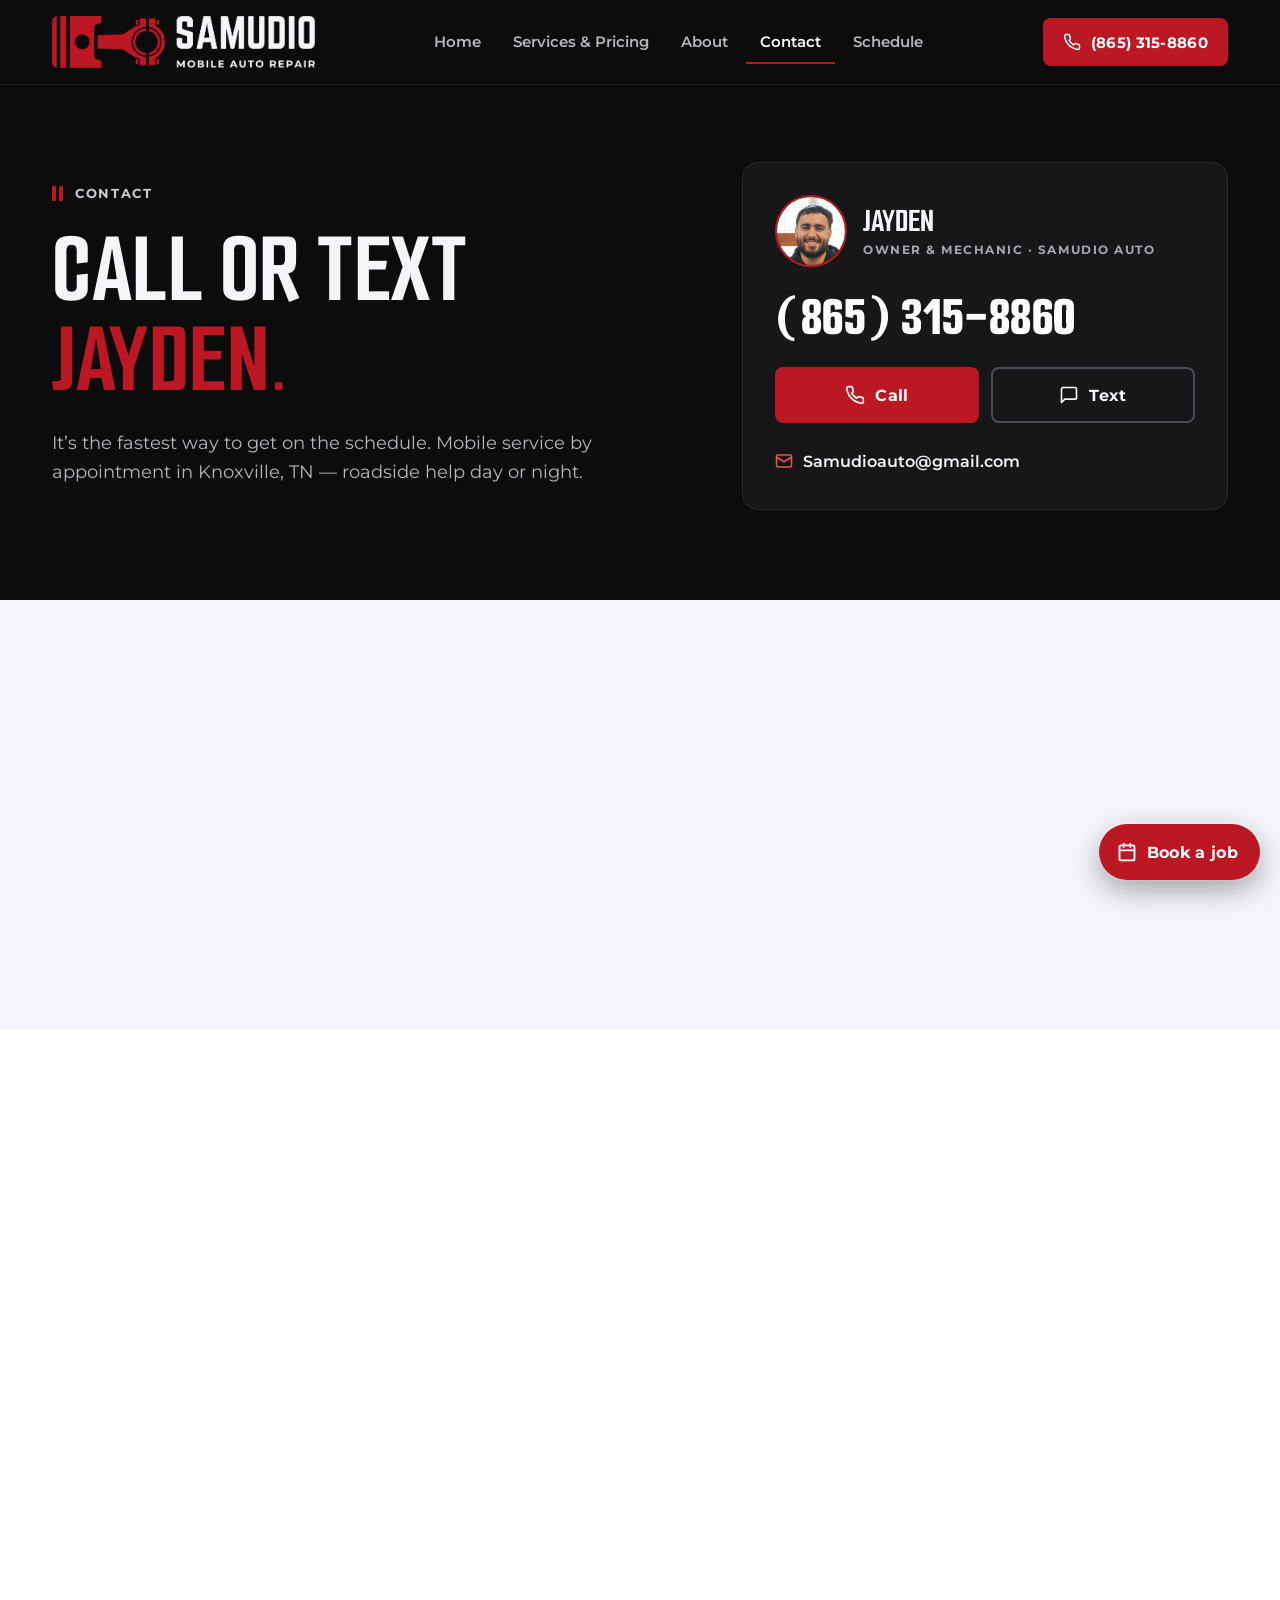
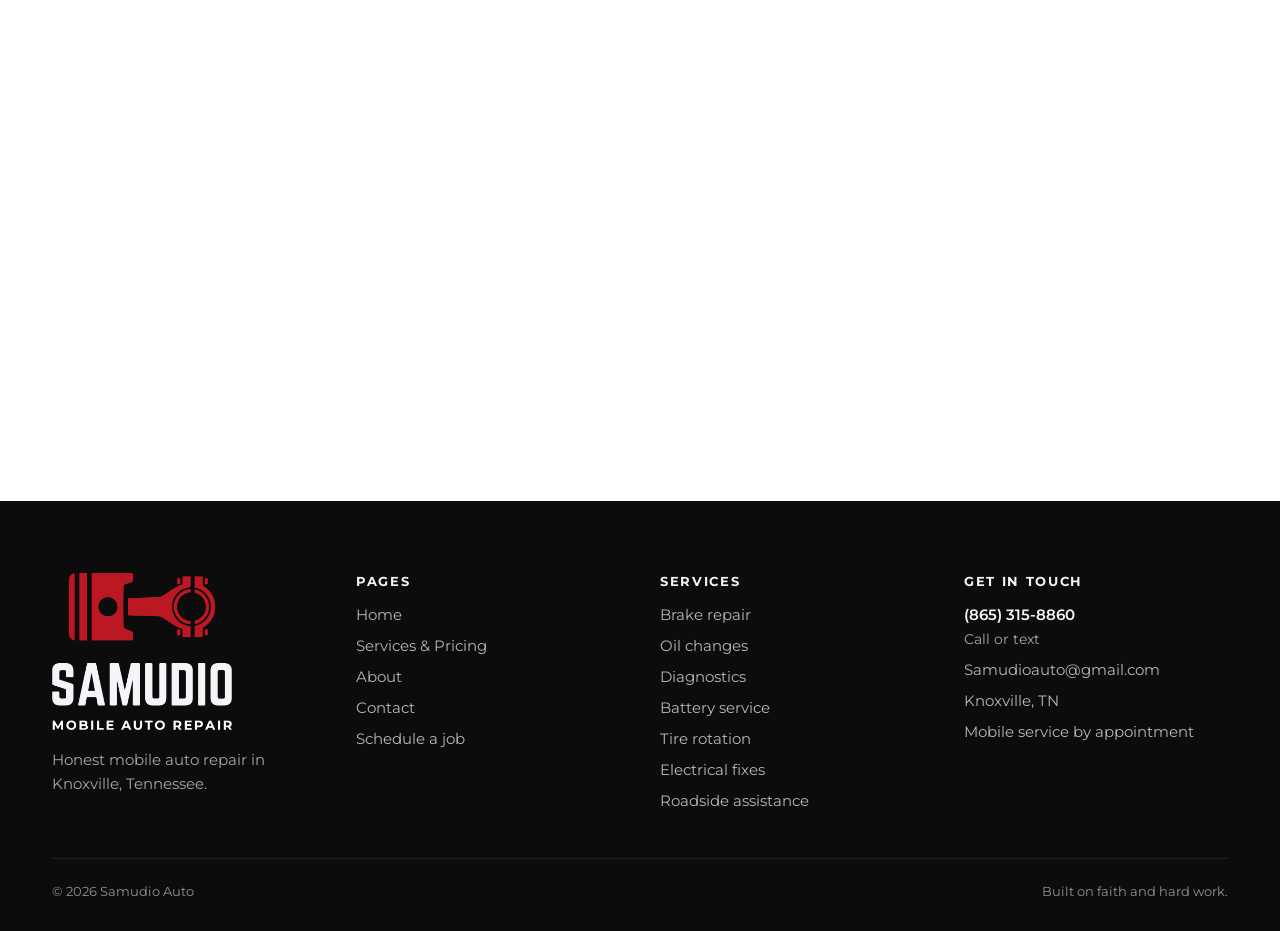
<file: site/contact.html>
<!doctype html>
<html lang="en">
<head>
<meta charset="utf-8">
<meta name="viewport" content="width=device-width, initial-scale=1">
<title>Contact | Samudio Auto</title>
<meta name="description" content="Call or text Samudio Auto at (865) 315-8860, or email Samudioauto@gmail.com. Mobile service by appointment in Knoxville, TN, with roadside help day or night.">
<meta name="theme-color" content="#0C0C0D">
<meta property="og:type" content="website">
<meta property="og:site_name" content="Samudio Auto">
<meta property="og:title" content="Contact | Samudio Auto">
<meta property="og:description" content="Call or text Samudio Auto at (865) 315-8860, or email Samudioauto@gmail.com. Mobile service by appointment in Knoxville, TN, with roadside help day or night.">
<link rel="canonical" href="https://samudio-auto.vercel.app/contact">
<meta property="og:url" content="https://samudio-auto.vercel.app/contact">
<meta property="og:image" content="https://samudio-auto.vercel.app/assets/og-image.jpg">
<meta property="og:image:width" content="1200">
<meta property="og:image:height" content="630">
<meta property="og:image:alt" content="Jayden beside the Samudio Mobile Auto Repair logo">
<meta name="twitter:card" content="summary_large_image">
<link rel="icon" type="image/png" href="assets/favicon.png">
<link rel="apple-touch-icon" href="assets/apple-touch-icon.png">
<link rel="preconnect" href="https://fonts.googleapis.com">
<link rel="preconnect" href="https://fonts.gstatic.com" crossorigin>
<link rel="stylesheet" href="https://fonts.googleapis.com/css2?family=Montserrat:wght@400;500;600;700;800&amp;family=Smooch+Sans:wght@700;800&amp;display=swap">
<script>(function(h){h.classList.add('wipe-in');try{if(!sessionStorage.getItem('samudio-bumper')&&!matchMedia('(prefers-reduced-motion: reduce)').matches){h.classList.add('bumper');sessionStorage.setItem('samudio-bumper','1')}}catch(e){}})(document.documentElement)</script>
<link rel="stylesheet" href="assets/site.css">
</head>
<body>
<div class="wipe" aria-hidden="true"><div class="wipe-panel"><div class="wipe-mark"><img class="wipe-piston" src="assets/logo/samudio-piston-red.png" alt="" width="558" height="257"><img class="wipe-wordmark" src="assets/logo/samudio-wordmark-light.png" alt="" width="684" height="254"></div></div></div>
<div style="display: flex; flex-direction: column; min-height: 100vh; background: #FFFFFF; color: #16161A; font-family: 'Montserrat', 'Helvetica Neue', Arial, sans-serif; -webkit-font-smoothing: antialiased">

<header class="site-header" style="background: #0C0C0D; border-bottom: 1px solid #1F1F23">
<div style="max-width: 1240px; margin: 0 auto; padding: 16px clamp(20px, 4vw, 32px); box-sizing: border-box; display: flex; flex-wrap: wrap; align-items: center; justify-content: space-between; gap: 12px 32px">
<a href="index.html" aria-label="Samudio Auto home" style="display: flex; align-items: center; text-decoration: none"><img src="assets/logo/samudio-logo-horizontal-light.png" alt="Samudio Mobile Auto Repair" width="263" height="52" style="display: block; height: 52px; width: auto"></a>
<button type="button" class="menu-btn" aria-controls="site-nav" aria-expanded="false" aria-label="Open menu"><svg aria-hidden="true" width="22" height="22" viewBox="0 0 24 24" fill="none" stroke="currentColor" stroke-width="2" stroke-linecap="round" stroke-linejoin="round"><path d="M3 6h18M3 12h18M3 18h18"></path></svg></button>
<nav id="site-nav" class="site-nav" aria-label="Main" style="display: flex; flex-wrap: wrap; align-items: center; gap: 4px">
<a href="index.html" style="display: inline-flex; align-items: center; min-height: 44px; padding: 0 14px; box-sizing: border-box; border-bottom: 2px solid transparent; font-size: 15px; font-weight: 600; color: #B4B7BF; text-decoration: none">Home</a>
<a href="services.html" style="display: inline-flex; align-items: center; min-height: 44px; padding: 0 14px; box-sizing: border-box; border-bottom: 2px solid transparent; font-size: 15px; font-weight: 600; color: #B4B7BF; text-decoration: none">Services &amp; Pricing</a>
<a href="about.html" style="display: inline-flex; align-items: center; min-height: 44px; padding: 0 14px; box-sizing: border-box; border-bottom: 2px solid transparent; font-size: 15px; font-weight: 600; color: #B4B7BF; text-decoration: none">About</a>
<a href="contact.html" aria-current="page" style="display: inline-flex; align-items: center; min-height: 44px; padding: 0 14px; box-sizing: border-box; border-bottom: 2px solid #BC1823; font-size: 15px; font-weight: 600; color: #FFFFFF; text-decoration: none">Contact</a>
<a href="contact.html#schedule" style="display: inline-flex; align-items: center; min-height: 44px; padding: 0 14px; box-sizing: border-box; border-bottom: 2px solid transparent; font-size: 15px; font-weight: 600; color: #B4B7BF; text-decoration: none">Schedule</a>
</nav>
<a class="header-call" href="tel:+18653158860" style="display: inline-flex; align-items: center; gap: 10px; min-height: 48px; padding: 0 20px; box-sizing: border-box; border-radius: 8px; background: #BC1823; color: #FFFFFF; font-size: 15px; font-weight: 700; letter-spacing: 0.02em; text-decoration: none"><svg aria-hidden="true" width="18" height="18" viewBox="0 0 24 24" fill="none" stroke="currentColor" stroke-width="2" stroke-linecap="round" stroke-linejoin="round"><path d="M22 16.92v3a2 2 0 0 1-2.18 2 19.79 19.79 0 0 1-8.63-3.07 19.5 19.5 0 0 1-6-6 19.79 19.79 0 0 1-3.07-8.67A2 2 0 0 1 4.11 2h3a2 2 0 0 1 2 1.72 12.84 12.84 0 0 0 .7 2.81 2 2 0 0 1-.45 2.11L8.09 9.91a16 16 0 0 0 6 6l1.27-1.27a2 2 0 0 1 2.11-.45 12.84 12.84 0 0 0 2.81.7A2 2 0 0 1 22 16.92z"></path></svg><span>(865) 315-8860</span></a>
</div>
</header>

<main style="display: block">

<section aria-labelledby="page-title" style="background: #0C0C0D; color: #F3F5F9">
<div style="max-width: 1240px; margin: 0 auto; padding: clamp(48px, 6vw, 88px) clamp(20px, 4vw, 32px) clamp(56px, 7vw, 96px); box-sizing: border-box; display: flex; flex-wrap: wrap; align-items: center; gap: 48px 64px">
<div style="flex: 1 1 520px; min-width: 0; display: flex; flex-direction: column; gap: 24px">
<p style="margin: 0; display: flex; align-items: center; gap: 12px; font-size: 13px; font-weight: 700; letter-spacing: 0.127em; text-transform: uppercase; color: #C9CCD3"><span aria-hidden="true" style="display: flex; gap: 3px"><span style="display: block; width: 4px; height: 15px; border-radius: 1px; background: #BC1823"></span><span style="display: block; width: 4px; height: 15px; border-radius: 1px; background: #BC1823"></span></span><span>Contact</span></p>
<h1 id="page-title" style="margin: 0; font-family: 'Smooch Sans', 'Arial Narrow', sans-serif; font-weight: 700; font-size: clamp(56px, 8vw, 120px); line-height: 0.88; letter-spacing: 0.005em; text-transform: uppercase; color: #F3F5F9">Call or text <span style="color: #BC1823">Jayden.</span></h1>
<p style="margin: 0; max-width: 32em; font-size: clamp(17px, 1.4vw, 20px); line-height: 1.6; color: #B4B7BF; text-wrap: pretty">It’s the fastest way to get on the schedule. Mobile service by appointment in Knoxville, TN — roadside help day or night.</p>
</div>
<div style="flex: 1 1 380px; min-width: 0; display: flex; flex-direction: column; gap: 22px; padding: 32px; box-sizing: border-box; border: 1px solid #2A2A2E; border-radius: 16px; background: #17171A">
<div style="display: flex; align-items: center; gap: 16px">
<img src="assets/photos/jayden-headshot.jpg" alt="Jayden" width="480" height="480" style="flex: none; display: block; width: 72px; height: 72px; border-radius: 50%; object-fit: cover; border: 2px solid #BC1823; box-sizing: border-box">
<div style="display: flex; flex-direction: column; gap: 4px">
<span style="font-family: 'Smooch Sans', 'Arial Narrow', sans-serif; font-weight: 700; font-size: 34px; line-height: 1; text-transform: uppercase; color: #F3F5F9">Jayden</span>
<span style="font-size: 12px; font-weight: 700; letter-spacing: 0.127em; text-transform: uppercase; color: #A3A7B0">Owner &amp; mechanic · Samudio Auto</span>
</div>
</div>
<a href="tel:+18653158860" style="font-family: 'Smooch Sans', 'Arial Narrow', sans-serif; font-weight: 800; font-size: clamp(44px, 4.4vw, 60px); line-height: 1; letter-spacing: 0.01em; color: #FFFFFF; text-decoration: none">(865) 315-8860</a>
<div style="display: flex; flex-wrap: wrap; gap: 12px">
<a href="tel:+18653158860" style="flex: 1 1 140px; display: inline-flex; align-items: center; justify-content: center; gap: 10px; min-height: 56px; padding: 0 22px; box-sizing: border-box; border-radius: 8px; background: #BC1823; color: #FFFFFF; font-size: 16px; font-weight: 700; letter-spacing: 0.02em; text-decoration: none"><svg aria-hidden="true" width="20" height="20" viewBox="0 0 24 24" fill="none" stroke="currentColor" stroke-width="2" stroke-linecap="round" stroke-linejoin="round"><path d="M22 16.92v3a2 2 0 0 1-2.18 2 19.79 19.79 0 0 1-8.63-3.07 19.5 19.5 0 0 1-6-6 19.79 19.79 0 0 1-3.07-8.67A2 2 0 0 1 4.11 2h3a2 2 0 0 1 2 1.72 12.84 12.84 0 0 0 .7 2.81 2 2 0 0 1-.45 2.11L8.09 9.91a16 16 0 0 0 6 6l1.27-1.27a2 2 0 0 1 2.11-.45 12.84 12.84 0 0 0 2.81.7A2 2 0 0 1 22 16.92z"></path></svg><span>Call</span></a>
<a href="sms:+18653158860" style="flex: 1 1 140px; display: inline-flex; align-items: center; justify-content: center; gap: 10px; min-height: 56px; padding: 0 22px; box-sizing: border-box; border-radius: 8px; border: 2px solid #4A4C55; color: #F3F5F9; font-size: 16px; font-weight: 700; letter-spacing: 0.02em; text-decoration: none"><svg aria-hidden="true" width="20" height="20" viewBox="0 0 24 24" fill="none" stroke="currentColor" stroke-width="2" stroke-linecap="round" stroke-linejoin="round"><path d="M21 15a2 2 0 0 1-2 2H7l-4 4V5a2 2 0 0 1 2-2h14a2 2 0 0 1 2 2z"></path></svg><span>Text</span></a>
</div>
<a href="mailto:Samudioauto@gmail.com" style="display: inline-flex; align-items: center; gap: 10px; min-height: 32px; font-size: 16px; font-weight: 600; color: #F3F5F9; text-decoration: none"><svg aria-hidden="true" width="18" height="18" viewBox="0 0 24 24" fill="none" stroke="#F0505A" stroke-width="2" stroke-linecap="round" stroke-linejoin="round"><rect x="2" y="4" width="20" height="16" rx="2"></rect><path d="M22 7l-10 6L2 7"></path></svg>Samudioauto@gmail.com</a>
</div>
</div>
</section>

<section aria-label="Ways to reach Samudio Auto" style="background: #F3F5F9">
<div style="max-width: 1240px; margin: 0 auto; padding: clamp(56px, 7vw, 96px) clamp(20px, 4vw, 32px); box-sizing: border-box; display: grid; grid-template-columns: repeat(auto-fit, minmax(min(300px, 100%), 1fr)); gap: 20px">
<div style="display: flex; flex-direction: column; gap: 12px; padding: 28px; box-sizing: border-box; border: 1px solid #DDE0E7; border-radius: 12px; background: #FFFFFF">
<span aria-hidden="true" style="display: flex; align-items: center; justify-content: center; width: 48px; height: 48px; border-radius: 10px; background: #BC1823; color: #FFFFFF"><svg width="24" height="24" viewBox="0 0 24 24" fill="none" stroke="currentColor" stroke-width="2" stroke-linecap="round" stroke-linejoin="round"><path d="M22 16.92v3a2 2 0 0 1-2.18 2 19.79 19.79 0 0 1-8.63-3.07 19.5 19.5 0 0 1-6-6 19.79 19.79 0 0 1-3.07-8.67A2 2 0 0 1 4.11 2h3a2 2 0 0 1 2 1.72 12.84 12.84 0 0 0 .7 2.81 2 2 0 0 1-.45 2.11L8.09 9.91a16 16 0 0 0 6 6l1.27-1.27a2 2 0 0 1 2.11-.45 12.84 12.84 0 0 0 2.81.7A2 2 0 0 1 22 16.92z"></path></svg></span>
<h2 style="margin: 4px 0 0; font-size: 13px; font-weight: 700; letter-spacing: 0.127em; text-transform: uppercase; color: #2E0800">Call</h2>
<a href="tel:+18653158860" style="font-family: 'Smooch Sans', 'Arial Narrow', sans-serif; font-weight: 800; font-size: 38px; line-height: 1; color: #0C0C0D; text-decoration: none">(865) 315-8860</a>
<p style="flex: 1; margin: 0; font-size: 16px; line-height: 1.6; color: #4A4C55">Best for roadside help and quick questions.</p>
</div>
<div style="display: flex; flex-direction: column; gap: 12px; padding: 28px; box-sizing: border-box; border: 1px solid #DDE0E7; border-radius: 12px; background: #FFFFFF">
<span aria-hidden="true" style="display: flex; align-items: center; justify-content: center; width: 48px; height: 48px; border-radius: 10px; background: #BC1823; color: #FFFFFF"><svg width="24" height="24" viewBox="0 0 24 24" fill="none" stroke="currentColor" stroke-width="2" stroke-linecap="round" stroke-linejoin="round"><path d="M21 15a2 2 0 0 1-2 2H7l-4 4V5a2 2 0 0 1 2-2h14a2 2 0 0 1 2 2z"></path></svg></span>
<h2 style="margin: 4px 0 0; font-size: 13px; font-weight: 700; letter-spacing: 0.127em; text-transform: uppercase; color: #2E0800">Text</h2>
<a href="sms:+18653158860" style="font-family: 'Smooch Sans', 'Arial Narrow', sans-serif; font-weight: 800; font-size: 38px; line-height: 1; color: #0C0C0D; text-decoration: none">(865) 315-8860</a>
<p style="flex: 1; margin: 0; font-size: 16px; line-height: 1.6; color: #4A4C55">Send your vehicle, where it’s parked, and what’s going on.</p>
</div>
<div style="display: flex; flex-direction: column; gap: 12px; padding: 28px; box-sizing: border-box; border: 1px solid #DDE0E7; border-radius: 12px; background: #FFFFFF">
<span aria-hidden="true" style="display: flex; align-items: center; justify-content: center; width: 48px; height: 48px; border-radius: 10px; background: #BC1823; color: #FFFFFF"><svg width="24" height="24" viewBox="0 0 24 24" fill="none" stroke="currentColor" stroke-width="2" stroke-linecap="round" stroke-linejoin="round"><rect x="2" y="4" width="20" height="16" rx="2"></rect><path d="M22 7l-10 6L2 7"></path></svg></span>
<h2 style="margin: 4px 0 0; font-size: 13px; font-weight: 700; letter-spacing: 0.127em; text-transform: uppercase; color: #2E0800">Email</h2>
<a href="mailto:Samudioauto@gmail.com" style="font-family: 'Smooch Sans', 'Arial Narrow', sans-serif; font-weight: 800; font-size: 38px; line-height: 1; color: #0C0C0D; text-decoration: none; overflow-wrap: anywhere">Samudioauto@gmail.com</a>
<p style="flex: 1; margin: 0; font-size: 16px; line-height: 1.6; color: #4A4C55">Good for questions that aren’t urgent, or sending photos of the problem.</p>
</div>
</div>
</section>

<section id="schedule" aria-labelledby="form-title" style="background: #FFFFFF">
<div style="max-width: 1240px; margin: 0 auto; padding: clamp(64px, 8vw, 112px) clamp(20px, 4vw, 32px); box-sizing: border-box; display: flex; flex-wrap: wrap; align-items: flex-start; gap: 48px 64px">

<div style="flex: 1 1 560px; min-width: 0; display: flex; flex-direction: column; gap: 32px">
<div style="display: flex; flex-direction: column; gap: 18px">
<p style="margin: 0; display: flex; align-items: center; gap: 12px; font-size: 13px; font-weight: 700; letter-spacing: 0.127em; text-transform: uppercase; color: #2E0800"><span aria-hidden="true" style="display: flex; gap: 3px"><span style="display: block; width: 4px; height: 15px; border-radius: 1px; background: #BC1823"></span><span style="display: block; width: 4px; height: 15px; border-radius: 1px; background: #BC1823"></span></span><span>Book online</span></p>
<h2 id="form-title" style="margin: 0; font-family: 'Smooch Sans', 'Arial Narrow', sans-serif; font-weight: 700; font-size: clamp(48px, 5.6vw, 84px); line-height: 0.92; letter-spacing: 0.005em; text-transform: uppercase; color: #0C0C0D">Schedule a job</h2>
</div>
<div class="koalendar-inline" style="min-height: 640px; border-radius: 12px; overflow: hidden"><div id="inline-widget-samudioauto"></div></div>
<p style="margin: 14px 0 0; font-size: 15px; line-height: 1.6; color: #4A4C55">Calendar not loading? <a href="https://koalendar.com/e/samudioauto" target="_blank" rel="noopener" style="font-weight: 700; color: #BC1823">Open the booking page</a>. Rather text? <a href="sms:+18653158860" style="font-weight: 700; color: #BC1823">Text Jayden</a>. Broken down right now? <a href="tel:+18653158860" style="font-weight: 700; color: #BC1823">Call (865) 315-8860</a>.</p>
</div>

<aside aria-label="Before you reach out" style="flex: 1 1 360px; min-width: 0; display: flex; flex-direction: column; gap: 20px">
<div style="display: flex; flex-direction: column; gap: 16px; padding: 28px; box-sizing: border-box; border-radius: 12px; background: #F3F5F9; border: 1px solid #DDE0E7">
<h3 style="margin: 0; font-size: 13px; font-weight: 700; letter-spacing: 0.127em; text-transform: uppercase; color: #2E0800">What to include</h3>
<ul style="list-style: none; margin: 0; padding: 0; display: flex; flex-direction: column; gap: 12px">
<li style="display: flex; gap: 12px; align-items: flex-start; font-size: 16px; line-height: 1.5; color: #16161A"><svg aria-hidden="true" width="20" height="20" viewBox="0 0 24 24" fill="none" stroke="#BC1823" stroke-width="2.5" stroke-linecap="round" stroke-linejoin="round" style="flex: none; margin-top: 2px"><path d="M20 6L9 17l-5-5"></path></svg>Year, make and model</li>
<li style="display: flex; gap: 12px; align-items: flex-start; font-size: 16px; line-height: 1.5; color: #16161A"><svg aria-hidden="true" width="20" height="20" viewBox="0 0 24 24" fill="none" stroke="#BC1823" stroke-width="2.5" stroke-linecap="round" stroke-linejoin="round" style="flex: none; margin-top: 2px"><path d="M20 6L9 17l-5-5"></path></svg>Where the car is parked</li>
<li style="display: flex; gap: 12px; align-items: flex-start; font-size: 16px; line-height: 1.5; color: #16161A"><svg aria-hidden="true" width="20" height="20" viewBox="0 0 24 24" fill="none" stroke="#BC1823" stroke-width="2.5" stroke-linecap="round" stroke-linejoin="round" style="flex: none; margin-top: 2px"><path d="M20 6L9 17l-5-5"></path></svg>What’s happening — sounds, warning lights, when it started</li>
</ul>
</div>
<div style="display: flex; gap: 16px; align-items: flex-start; padding: 28px; box-sizing: border-box; border-radius: 12px; border: 1px solid #DDE0E7">
<span aria-hidden="true" style="flex: none; display: flex; align-items: center; justify-content: center; width: 44px; height: 44px; border-radius: 10px; background: #F3F5F9; color: #BC1823"><svg width="22" height="22" viewBox="0 0 24 24" fill="none" stroke="currentColor" stroke-width="2" stroke-linecap="round" stroke-linejoin="round"><path d="M20 10c0 6-8 12-8 12s-8-6-8-12a8 8 0 0 1 16 0z"></path><circle cx="12" cy="10" r="3"></circle></svg></span>
<div style="display: flex; flex-direction: column; gap: 6px">
<h3 style="margin: 0; font-size: 13px; font-weight: 700; letter-spacing: 0.127em; text-transform: uppercase; color: #2E0800">Service area</h3>
<p style="margin: 0; font-size: 18px; font-weight: 600; color: #0C0C0D">Knoxville, TN</p>
<p style="margin: 0; font-size: 15px; line-height: 1.5; color: #4A4C55">Jayden comes to you — home, work or roadside. $50 travel fee for each job.</p>
</div>
</div>
<div style="display: flex; gap: 16px; align-items: flex-start; padding: 28px; box-sizing: border-box; border-radius: 12px; background: #0C0C0D; color: #F3F5F9">
<span aria-hidden="true" style="flex: none; display: flex; align-items: center; justify-content: center; width: 44px; height: 44px; border-radius: 10px; background: #BC1823; color: #FFFFFF"><svg width="22" height="22" viewBox="0 0 24 24" fill="none" stroke="currentColor" stroke-width="2" stroke-linecap="round" stroke-linejoin="round"><circle cx="12" cy="12" r="9"></circle><path d="M12 7v5l3 2"></path></svg></span>
<div style="flex: 1; min-width: 0; display: flex; flex-direction: column; gap: 14px">
<h3 style="margin: 0; font-size: 13px; font-weight: 700; letter-spacing: 0.127em; text-transform: uppercase; color: #C9CCD3">Hours</h3>
<div style="display: flex; justify-content: space-between; align-items: baseline; gap: 12px; padding-bottom: 12px; border-bottom: 1px solid #2A2A2E"><span style="font-size: 15px; font-weight: 600">Scheduled service</span><span style="font-size: 15px; color: #B4B7BF">By appointment</span></div>
<div style="display: flex; justify-content: space-between; align-items: baseline; gap: 12px; padding-bottom: 12px; border-bottom: 1px solid #2A2A2E"><span style="display: flex; flex-direction: column; gap: 2px"><span style="font-size: 15px; font-weight: 600">Roadside · daytime</span><span style="font-size: 13px; color: #A3A7B0">7am–10pm</span></span><span style="font-family: 'Smooch Sans', 'Arial Narrow', sans-serif; font-weight: 800; font-size: 32px; line-height: 1">$75</span></div>
<div style="display: flex; justify-content: space-between; align-items: baseline; gap: 12px"><span style="display: flex; flex-direction: column; gap: 2px"><span style="font-size: 15px; font-weight: 600">Roadside · late night</span><span style="font-size: 13px; color: #A3A7B0">10pm–7am</span></span><span style="font-family: 'Smooch Sans', 'Arial Narrow', sans-serif; font-weight: 800; font-size: 32px; line-height: 1">$175</span></div>
</div>
</div>
</aside>

</div>
</section>

</main>

<footer style="flex: 1 0 auto; background: #0C0C0D; color: #B4B7BF">
<div style="max-width: 1240px; margin: 0 auto; padding: 72px clamp(20px, 4vw, 32px) 48px; box-sizing: border-box; display: grid; grid-template-columns: repeat(auto-fit, minmax(min(200px, 100%), 1fr)); gap: 40px">
<div style="display: flex; flex-direction: column; gap: 18px">
<img src="assets/logo/samudio-logo-stacked-light.png" alt="Samudio Mobile Auto Repair" width="684" height="596" style="display: block; width: 180px; height: auto">
<p style="margin: 0; font-size: 15px; line-height: 1.6; color: #A3A7B0">Honest mobile auto repair in Knoxville, Tennessee.</p>
</div>
<nav aria-label="Footer" style="display: flex; flex-direction: column; gap: 12px">
<h2 style="margin: 0 0 4px; font-size: 13px; font-weight: 700; letter-spacing: 0.127em; text-transform: uppercase; color: #F3F5F9">Pages</h2>
<a href="index.html" style="font-size: 15px; color: #B4B7BF; text-decoration: none">Home</a>
<a href="services.html" style="font-size: 15px; color: #B4B7BF; text-decoration: none">Services &amp; Pricing</a>
<a href="about.html" style="font-size: 15px; color: #B4B7BF; text-decoration: none">About</a>
<a href="contact.html" style="font-size: 15px; color: #B4B7BF; text-decoration: none">Contact</a>
<a href="contact.html#schedule" style="font-size: 15px; color: #B4B7BF; text-decoration: none">Schedule a job</a>
</nav>
<div style="display: flex; flex-direction: column; gap: 12px">
<h2 style="margin: 0 0 4px; font-size: 13px; font-weight: 700; letter-spacing: 0.127em; text-transform: uppercase; color: #F3F5F9">Services</h2>
<ul style="list-style: none; margin: 0; padding: 0; display: flex; flex-direction: column; gap: 12px; font-size: 15px; color: #B4B7BF">
<li><a href="services.html#prices-title" style="color: inherit; text-decoration: none">Brake repair</a></li>
<li><a href="services.html#prices-title" style="color: inherit; text-decoration: none">Oil changes</a></li>
<li><a href="services.html#prices-title" style="color: inherit; text-decoration: none">Diagnostics</a></li>
<li><a href="services.html#quote-title" style="color: inherit; text-decoration: none">Battery service</a></li>
<li><a href="services.html#quote-title" style="color: inherit; text-decoration: none">Tire rotation</a></li>
<li><a href="services.html#quote-title" style="color: inherit; text-decoration: none">Electrical fixes</a></li>
<li><a href="services.html#prices-title" style="color: inherit; text-decoration: none">Roadside assistance</a></li>
</ul>
</div>
<div style="display: flex; flex-direction: column; gap: 12px">
<h2 style="margin: 0 0 4px; font-size: 13px; font-weight: 700; letter-spacing: 0.127em; text-transform: uppercase; color: #F3F5F9">Get in touch</h2>
<a href="tel:+18653158860" style="font-size: 15px; font-weight: 600; color: #F3F5F9; text-decoration: none">(865) 315-8860</a>
<span style="font-size: 14px; color: #A3A7B0; margin-top: -6px">Call or text</span>
<a href="mailto:Samudioauto@gmail.com" style="font-size: 15px; color: #B4B7BF; text-decoration: none">Samudioauto@gmail.com</a>
<span style="font-size: 15px; color: #B4B7BF">Knoxville, TN</span>
<span style="font-size: 15px; color: #B4B7BF">Mobile service by appointment</span>
</div>
</div>
<div style="max-width: 1240px; margin: 0 auto; padding: 0 clamp(20px, 4vw, 32px); box-sizing: border-box">
<div style="display: flex; flex-wrap: wrap; justify-content: space-between; gap: 8px 24px; padding: 24px 0 32px; border-top: 1px solid #1F1F23; font-size: 13px; color: #8E929B">
<span>© 2026 Samudio Auto</span>
<span>Built on faith and hard work.</span>
</div>
</div>
</footer>

</div>
<a href="https://koalendar.com/e/samudioauto" class="book-fab" target="_blank" rel="noopener" aria-haspopup="dialog"><svg aria-hidden="true" width="20" height="20" viewBox="0 0 24 24" fill="none" stroke="currentColor" stroke-width="2.25" stroke-linecap="round" stroke-linejoin="round"><rect x="3" y="4" width="18" height="18" rx="2"></rect><path d="M16 2v4M8 2v4M3 10h18"></path></svg><span>Book a job</span></a>
<dialog class="book-dialog" aria-label="Book a job with Samudio Auto">
<div class="book-dialog__bar"><span>Book a job</span><button type="button" class="book-dialog__close" aria-label="Close booking"><svg aria-hidden="true" width="22" height="22" viewBox="0 0 24 24" fill="none" stroke="currentColor" stroke-width="2.25" stroke-linecap="round"><path d="M6 6l12 12M18 6L6 18"></path></svg></button></div>
<iframe title="Samudio Auto booking calendar" data-src="https://koalendar.com/e/samudioauto?embed=true" loading="lazy"></iframe>
</dialog>
<div class="mobile-callbar">
<a class="cb-call" href="tel:+18653158860"><svg aria-hidden="true" width="18" height="18" viewBox="0 0 24 24" fill="none" stroke="currentColor" stroke-width="2" stroke-linecap="round" stroke-linejoin="round"><path d="M22 16.92v3a2 2 0 0 1-2.18 2 19.79 19.79 0 0 1-8.63-3.07 19.5 19.5 0 0 1-6-6 19.79 19.79 0 0 1-3.07-8.67A2 2 0 0 1 4.11 2h3a2 2 0 0 1 2 1.72 12.84 12.84 0 0 0 .7 2.81 2 2 0 0 1-.45 2.11L8.09 9.91a16 16 0 0 0 6 6l1.27-1.27a2 2 0 0 1 2.11-.45 12.84 12.84 0 0 0 2.81.7A2 2 0 0 1 22 16.92z"></path></svg>Call</a>
<a class="cb-text" href="sms:+18653158860"><svg aria-hidden="true" width="18" height="18" viewBox="0 0 24 24" fill="none" stroke="currentColor" stroke-width="2" stroke-linecap="round" stroke-linejoin="round"><path d="M21 15a2 2 0 0 1-2 2H7l-4 4V5a2 2 0 0 1 2-2h14a2 2 0 0 1 2 2z"></path></svg>Text</a>
<a class="cb-book" href="https://koalendar.com/e/samudioauto" target="_blank" rel="noopener" aria-haspopup="dialog"><svg aria-hidden="true" width="18" height="18" viewBox="0 0 24 24" fill="none" stroke="currentColor" stroke-width="2" stroke-linecap="round" stroke-linejoin="round"><rect x="3" y="4" width="18" height="18" rx="2"></rect><path d="M16 2v4M8 2v4M3 10h18"></path></svg>Book</a>
</div>
<script src="assets/site.js" defer></script>
</body>
</html>
</file>
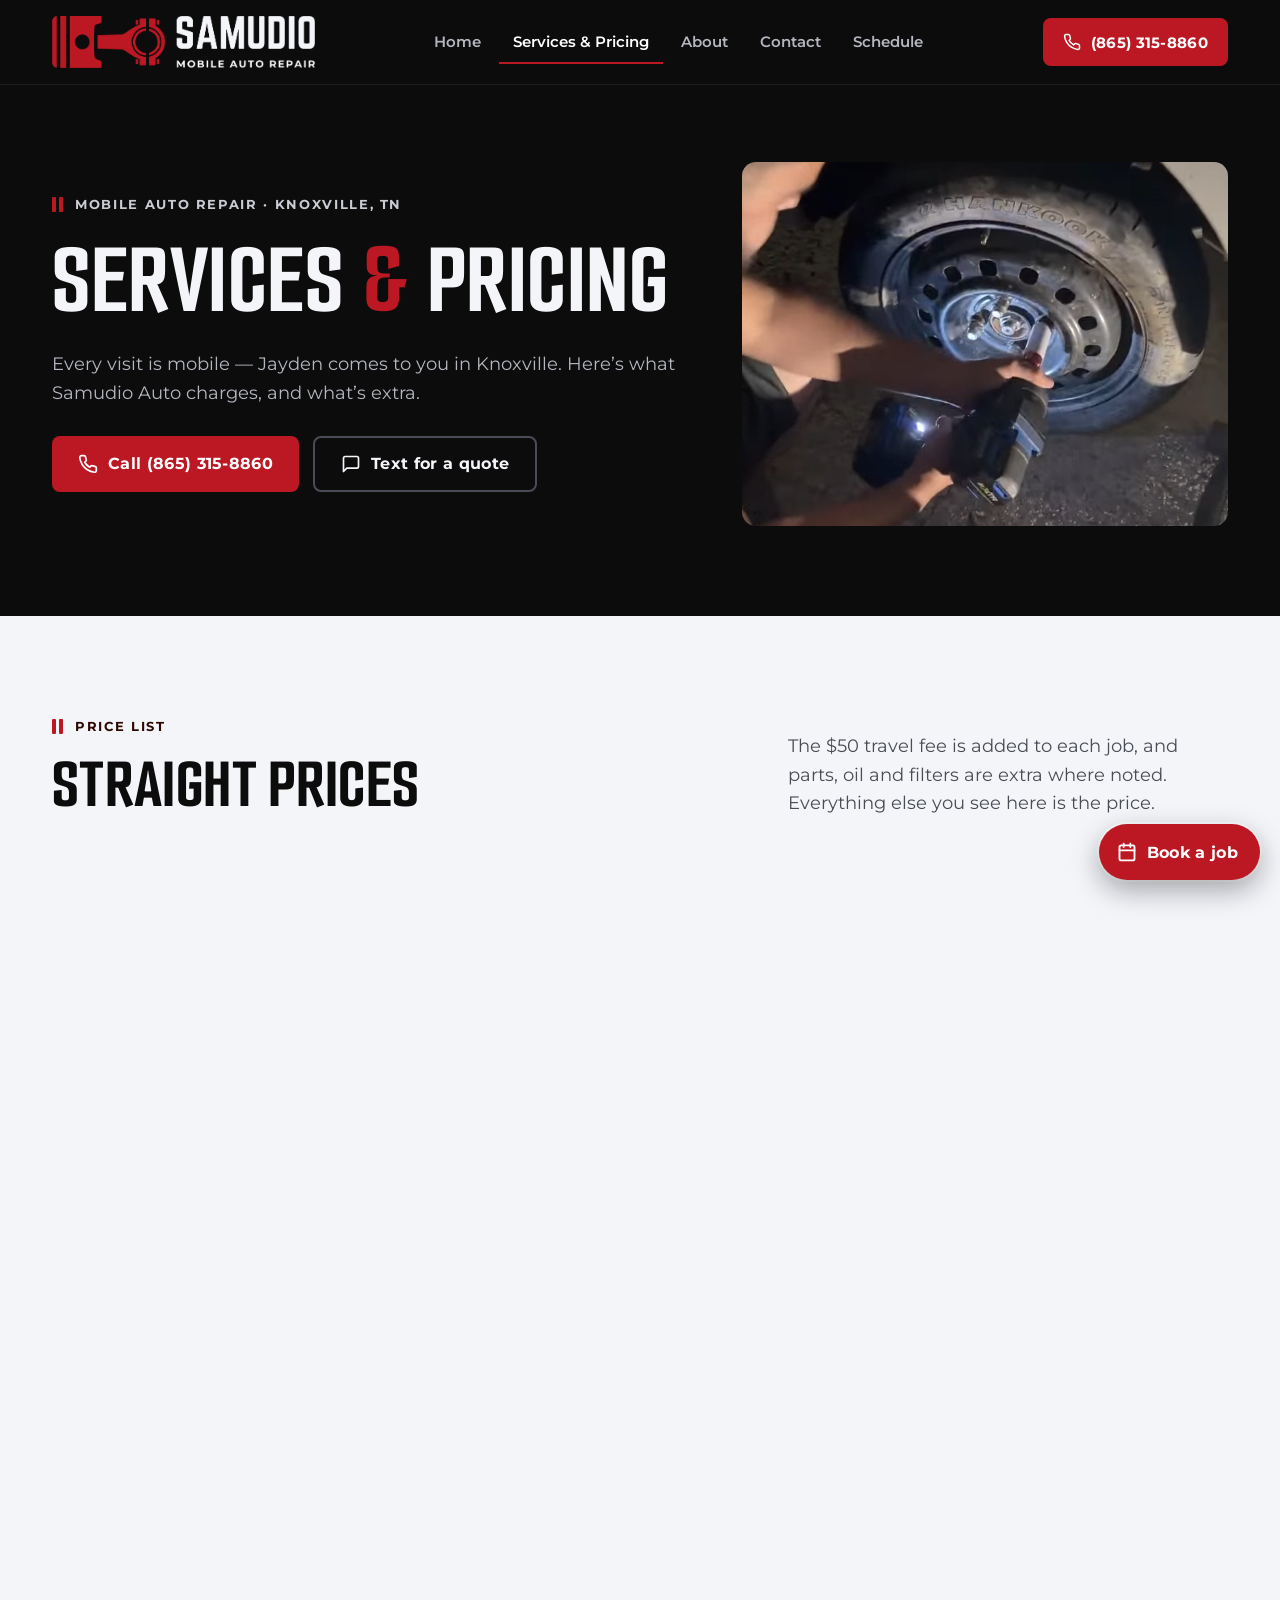
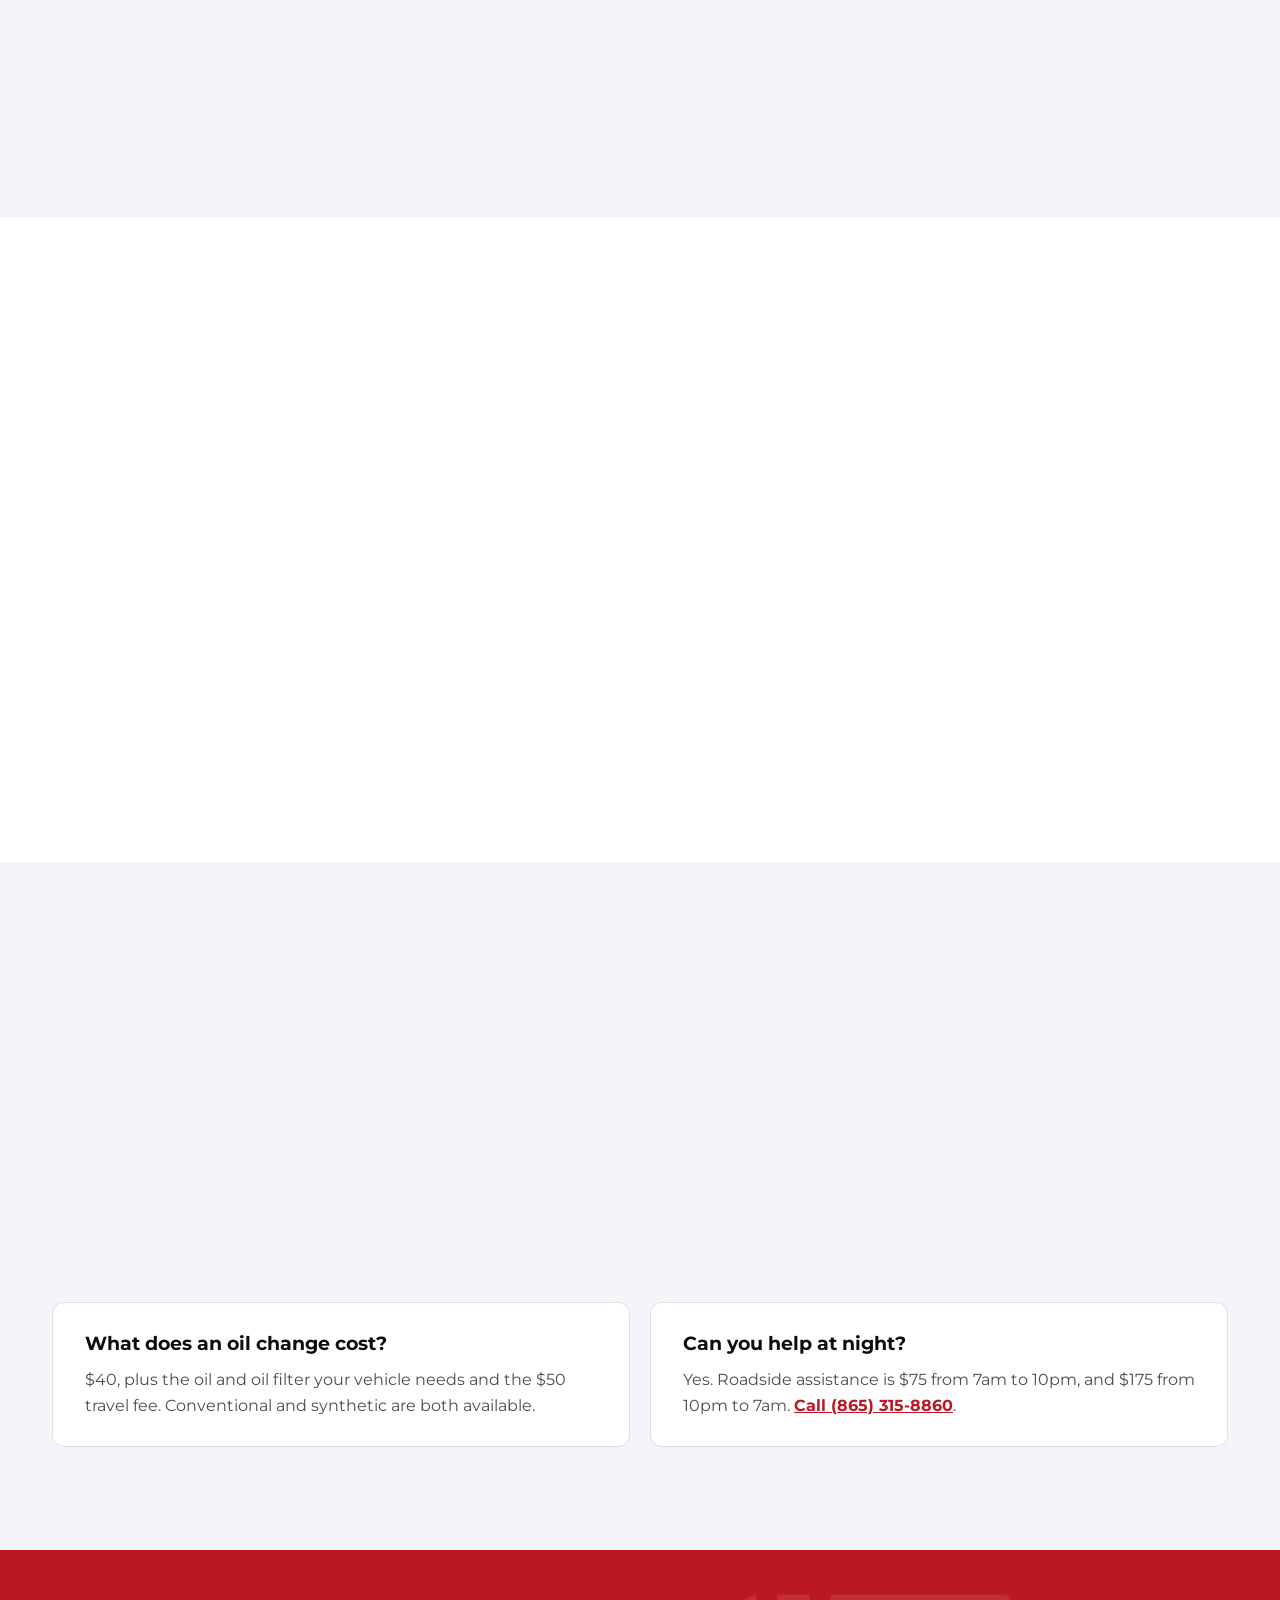
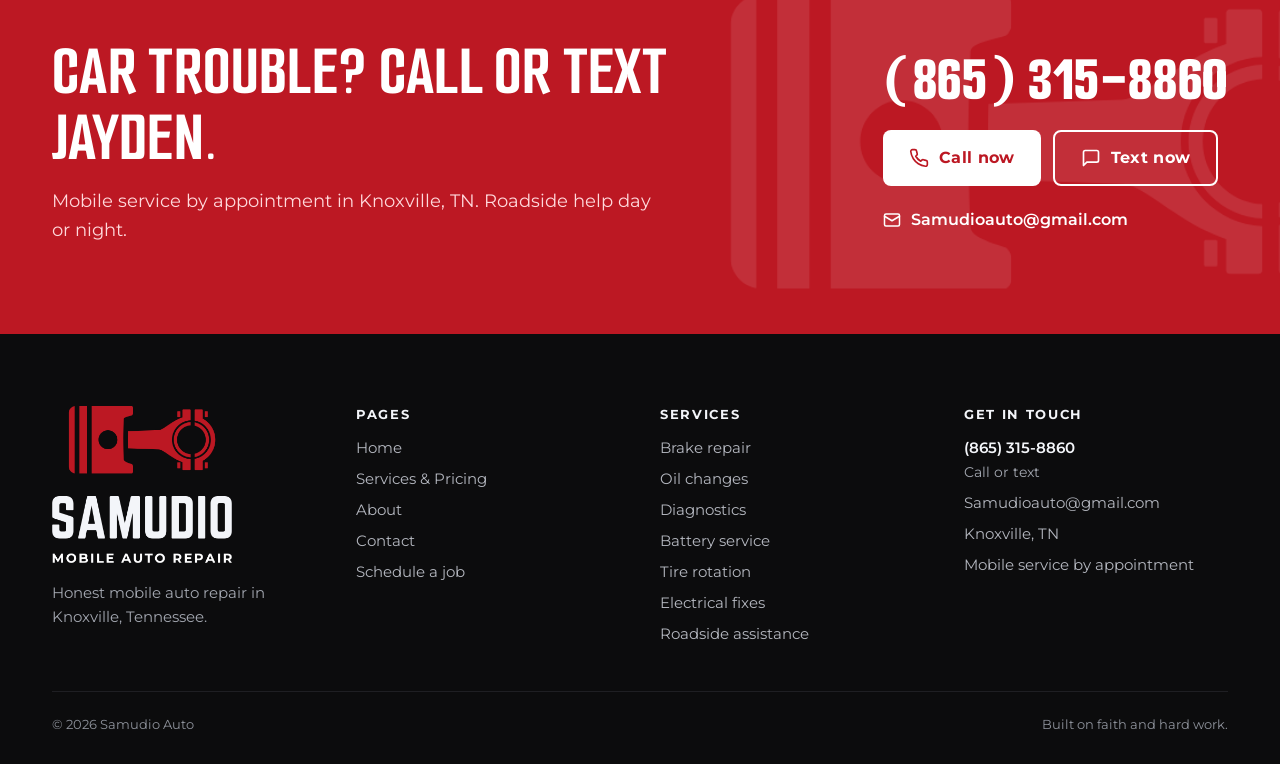
<file: site/services.html>
<!doctype html>
<html lang="en">
<head>
<meta charset="utf-8">
<meta name="viewport" content="width=device-width, initial-scale=1">
<title>Services & Pricing | Samudio Auto</title>
<meta name="description" content="Samudio Auto prices: $50 travel fee, $50 diagnostic, $40 oil change plus oil and filter, brake jobs by appointment, roadside help $75 day or $175 late night.">
<meta name="theme-color" content="#0C0C0D">
<meta property="og:type" content="website">
<meta property="og:site_name" content="Samudio Auto">
<meta property="og:title" content="Services &amp; Pricing | Samudio Auto">
<meta property="og:description" content="Samudio Auto prices: $50 travel fee, $50 diagnostic, $40 oil change plus oil and filter, brake jobs by appointment, roadside help $75 day or $175 late night.">
<link rel="canonical" href="https://samudio-auto.vercel.app/services">
<meta property="og:url" content="https://samudio-auto.vercel.app/services">
<meta property="og:image" content="https://samudio-auto.vercel.app/assets/og-image.jpg">
<meta property="og:image:width" content="1200">
<meta property="og:image:height" content="630">
<meta property="og:image:alt" content="Jayden beside the Samudio Mobile Auto Repair logo">
<meta name="twitter:card" content="summary_large_image">
<link rel="icon" type="image/png" href="assets/favicon.png">
<link rel="apple-touch-icon" href="assets/apple-touch-icon.png">
<link rel="preconnect" href="https://fonts.googleapis.com">
<link rel="preconnect" href="https://fonts.gstatic.com" crossorigin>
<link rel="stylesheet" href="https://fonts.googleapis.com/css2?family=Montserrat:wght@400;500;600;700;800&amp;family=Smooch+Sans:wght@700;800&amp;display=swap">
<script>(function(h){h.classList.add('wipe-in');try{if(!sessionStorage.getItem('samudio-bumper')&&!matchMedia('(prefers-reduced-motion: reduce)').matches){h.classList.add('bumper');sessionStorage.setItem('samudio-bumper','1')}}catch(e){}})(document.documentElement)</script>
<link rel="stylesheet" href="assets/site.css">
</head>
<body>
<div class="wipe" aria-hidden="true"><div class="wipe-panel"><div class="wipe-mark"><img class="wipe-piston" src="assets/logo/samudio-piston-red.png" alt="" width="558" height="257"><img class="wipe-wordmark" src="assets/logo/samudio-wordmark-light.png" alt="" width="684" height="254"></div></div></div>
<div style="display: flex; flex-direction: column; min-height: 100vh; background: #FFFFFF; color: #16161A; font-family: 'Montserrat', 'Helvetica Neue', Arial, sans-serif; -webkit-font-smoothing: antialiased">

<header class="site-header" style="background: #0C0C0D; border-bottom: 1px solid #1F1F23">
<div style="max-width: 1240px; margin: 0 auto; padding: 16px clamp(20px, 4vw, 32px); box-sizing: border-box; display: flex; flex-wrap: wrap; align-items: center; justify-content: space-between; gap: 12px 32px">
<a href="index.html" aria-label="Samudio Auto home" style="display: flex; align-items: center; text-decoration: none"><img src="assets/logo/samudio-logo-horizontal-light.png" alt="Samudio Mobile Auto Repair" width="263" height="52" style="display: block; height: 52px; width: auto"></a>
<button type="button" class="menu-btn" aria-controls="site-nav" aria-expanded="false" aria-label="Open menu"><svg aria-hidden="true" width="22" height="22" viewBox="0 0 24 24" fill="none" stroke="currentColor" stroke-width="2" stroke-linecap="round" stroke-linejoin="round"><path d="M3 6h18M3 12h18M3 18h18"></path></svg></button>
<nav id="site-nav" class="site-nav" aria-label="Main" style="display: flex; flex-wrap: wrap; align-items: center; gap: 4px">
<a href="index.html" style="display: inline-flex; align-items: center; min-height: 44px; padding: 0 14px; box-sizing: border-box; border-bottom: 2px solid transparent; font-size: 15px; font-weight: 600; color: #B4B7BF; text-decoration: none">Home</a>
<a href="services.html" aria-current="page" style="display: inline-flex; align-items: center; min-height: 44px; padding: 0 14px; box-sizing: border-box; border-bottom: 2px solid #BC1823; font-size: 15px; font-weight: 600; color: #FFFFFF; text-decoration: none">Services &amp; Pricing</a>
<a href="about.html" style="display: inline-flex; align-items: center; min-height: 44px; padding: 0 14px; box-sizing: border-box; border-bottom: 2px solid transparent; font-size: 15px; font-weight: 600; color: #B4B7BF; text-decoration: none">About</a>
<a href="contact.html" style="display: inline-flex; align-items: center; min-height: 44px; padding: 0 14px; box-sizing: border-box; border-bottom: 2px solid transparent; font-size: 15px; font-weight: 600; color: #B4B7BF; text-decoration: none">Contact</a>
<a href="contact.html#schedule" style="display: inline-flex; align-items: center; min-height: 44px; padding: 0 14px; box-sizing: border-box; border-bottom: 2px solid transparent; font-size: 15px; font-weight: 600; color: #B4B7BF; text-decoration: none">Schedule</a>
</nav>
<a class="header-call" href="tel:+18653158860" style="display: inline-flex; align-items: center; gap: 10px; min-height: 48px; padding: 0 20px; box-sizing: border-box; border-radius: 8px; background: #BC1823; color: #FFFFFF; font-size: 15px; font-weight: 700; letter-spacing: 0.02em; text-decoration: none"><svg aria-hidden="true" width="18" height="18" viewBox="0 0 24 24" fill="none" stroke="currentColor" stroke-width="2" stroke-linecap="round" stroke-linejoin="round"><path d="M22 16.92v3a2 2 0 0 1-2.18 2 19.79 19.79 0 0 1-8.63-3.07 19.5 19.5 0 0 1-6-6 19.79 19.79 0 0 1-3.07-8.67A2 2 0 0 1 4.11 2h3a2 2 0 0 1 2 1.72 12.84 12.84 0 0 0 .7 2.81 2 2 0 0 1-.45 2.11L8.09 9.91a16 16 0 0 0 6 6l1.27-1.27a2 2 0 0 1 2.11-.45 12.84 12.84 0 0 0 2.81.7A2 2 0 0 1 22 16.92z"></path></svg><span>(865) 315-8860</span></a>
</div>
</header>

<main style="display: block">

<section aria-labelledby="page-title" style="background: #0C0C0D; color: #F3F5F9">
<div style="max-width: 1240px; margin: 0 auto; padding: clamp(48px, 6vw, 88px) clamp(20px, 4vw, 32px) clamp(56px, 7vw, 96px); box-sizing: border-box; display: flex; flex-wrap: wrap; align-items: center; gap: 48px 64px">
<div style="flex: 1 1 520px; min-width: 0; display: flex; flex-direction: column; gap: 24px">
<p style="margin: 0; display: flex; align-items: center; gap: 12px; font-size: 13px; font-weight: 700; letter-spacing: 0.127em; text-transform: uppercase; color: #C9CCD3"><span aria-hidden="true" style="display: flex; gap: 3px"><span style="display: block; width: 4px; height: 15px; border-radius: 1px; background: #BC1823"></span><span style="display: block; width: 4px; height: 15px; border-radius: 1px; background: #BC1823"></span></span><span>Mobile auto repair · Knoxville, TN</span></p>
<h1 id="page-title" style="margin: 0; font-family: 'Smooch Sans', 'Arial Narrow', sans-serif; font-weight: 700; font-size: clamp(56px, 8vw, 120px); line-height: 0.88; letter-spacing: 0.005em; text-transform: uppercase; color: #F3F5F9">Services <span style="color: #BC1823">&amp;</span> pricing</h1>
<p style="margin: 0; max-width: 36em; font-size: clamp(17px, 1.4vw, 20px); line-height: 1.6; color: #B4B7BF; text-wrap: pretty">Every visit is mobile — Jayden comes to you in Knoxville. Here’s what Samudio Auto charges, and what’s extra.</p>
<div class="btn-row" style="display: flex; flex-wrap: wrap; gap: 14px; margin-top: 4px">
<a href="tel:+18653158860" style="display: inline-flex; align-items: center; justify-content: center; gap: 10px; min-height: 56px; padding: 0 26px; box-sizing: border-box; border-radius: 8px; background: #BC1823; color: #FFFFFF; font-size: 16px; font-weight: 700; letter-spacing: 0.02em; text-decoration: none"><svg aria-hidden="true" width="20" height="20" viewBox="0 0 24 24" fill="none" stroke="currentColor" stroke-width="2" stroke-linecap="round" stroke-linejoin="round"><path d="M22 16.92v3a2 2 0 0 1-2.18 2 19.79 19.79 0 0 1-8.63-3.07 19.5 19.5 0 0 1-6-6 19.79 19.79 0 0 1-3.07-8.67A2 2 0 0 1 4.11 2h3a2 2 0 0 1 2 1.72 12.84 12.84 0 0 0 .7 2.81 2 2 0 0 1-.45 2.11L8.09 9.91a16 16 0 0 0 6 6l1.27-1.27a2 2 0 0 1 2.11-.45 12.84 12.84 0 0 0 2.81.7A2 2 0 0 1 22 16.92z"></path></svg><span>Call (865) 315-8860</span></a>
<a href="sms:+18653158860" style="display: inline-flex; align-items: center; justify-content: center; gap: 10px; min-height: 56px; padding: 0 26px; box-sizing: border-box; border-radius: 8px; border: 2px solid #4A4C55; color: #F3F5F9; font-size: 16px; font-weight: 700; letter-spacing: 0.02em; text-decoration: none"><svg aria-hidden="true" width="20" height="20" viewBox="0 0 24 24" fill="none" stroke="currentColor" stroke-width="2" stroke-linecap="round" stroke-linejoin="round"><path d="M21 15a2 2 0 0 1-2 2H7l-4 4V5a2 2 0 0 1 2-2h14a2 2 0 0 1 2 2z"></path></svg><span>Text for a quote</span></a>
</div>
</div>
<div style="flex: 1 1 380px; min-width: 0">
<video class="work-video" poster="assets/photos/jayden-work-3.jpg" width="720" height="1280" autoplay muted loop playsinline preload="metadata" disablepictureinpicture role="img" aria-label="Jayden working on the lug nuts of a steel wheel with an impact wrench" style="display: block; width: 100%; height: auto; aspect-ratio: 4 / 3; object-fit: cover; object-position: 50% 52%; border-radius: 14px; background: #17171A"><source src="assets/videos/jayden-work-3.mp4" type="video/mp4"><source src="assets/videos/jayden-work-3.webm" type="video/webm"></video>
</div>
</div>
</section>

<section aria-labelledby="prices-title" style="background: #F3F5F9">
<div style="max-width: 1240px; margin: 0 auto; padding: clamp(64px, 8vw, 112px) clamp(20px, 4vw, 32px); box-sizing: border-box">
<div style="display: flex; flex-wrap: wrap; align-items: flex-end; justify-content: space-between; gap: 24px 48px; margin-bottom: 48px">
<div style="flex: 1 1 520px; min-width: 0; display: flex; flex-direction: column; gap: 18px">
<p style="margin: 0; display: flex; align-items: center; gap: 12px; font-size: 13px; font-weight: 700; letter-spacing: 0.127em; text-transform: uppercase; color: #2E0800"><span aria-hidden="true" style="display: flex; gap: 3px"><span style="display: block; width: 4px; height: 15px; border-radius: 1px; background: #BC1823"></span><span style="display: block; width: 4px; height: 15px; border-radius: 1px; background: #BC1823"></span></span><span>Price list</span></p>
<h2 id="prices-title" style="margin: 0; font-family: 'Smooch Sans', 'Arial Narrow', sans-serif; font-weight: 700; font-size: clamp(48px, 5.6vw, 84px); line-height: 0.92; letter-spacing: 0.005em; text-transform: uppercase; color: #0C0C0D">Straight prices</h2>
</div>
<p style="flex: 1 1 360px; max-width: 440px; margin: 0; font-size: 18px; line-height: 1.6; color: #4A4C55; text-wrap: pretty">The $50 travel fee is added to each job, and parts, oil and filters are extra where noted. Everything else you see here is the price.</p>
</div>

<div style="background: #FFFFFF; border: 1px solid #DDE0E7; border-radius: 16px; padding: 8px clamp(20px, 3.4vw, 48px); box-sizing: border-box; box-shadow: 0 18px 40px rgba(12, 12, 13, 0.06)">

<div style="display: flex; flex-wrap: wrap; align-items: center; justify-content: space-between; gap: 20px 48px; padding: 32px 0; border-bottom: 2px dashed #DDE0E7">
<div style="flex: 1 1 420px; min-width: 0; display: flex; gap: 20px; align-items: flex-start">
<span aria-hidden="true" style="flex: none; display: flex; align-items: center; justify-content: center; width: 52px; height: 52px; border-radius: 10px; background: #F3F5F9; color: #BC1823"><svg width="28" height="28" viewBox="0 0 24 24" fill="none" stroke="currentColor" stroke-width="2" stroke-linecap="round" stroke-linejoin="round"><path d="M20 10c0 6-8 12-8 12s-8-6-8-12a8 8 0 0 1 16 0z"></path><circle cx="12" cy="10" r="3"></circle></svg></span>
<div style="display: flex; flex-direction: column; gap: 8px; min-width: 0">
<h3 style="margin: 0; font-family: 'Smooch Sans', 'Arial Narrow', sans-serif; font-weight: 700; font-size: 40px; line-height: 1; text-transform: uppercase; color: #0C0C0D">Travel fee</h3>
<p style="margin: 0; font-size: 16px; line-height: 1.6; color: #4A4C55">Added to each job. Jayden comes to your driveway, workplace or roadside.</p>
</div>
</div>
<div style="flex: 0 1 auto; display: flex; flex-direction: column; align-items: flex-end; gap: 4px"><span style="font-family: 'Smooch Sans', 'Arial Narrow', sans-serif; font-weight: 800; font-size: 64px; line-height: 0.9; color: #BC1823">$50</span></div>
</div>

<div style="display: flex; flex-wrap: wrap; align-items: center; justify-content: space-between; gap: 20px 48px; padding: 32px 0; border-bottom: 2px dashed #DDE0E7">
<div style="flex: 1 1 420px; min-width: 0; display: flex; gap: 20px; align-items: flex-start">
<span aria-hidden="true" style="flex: none; display: flex; align-items: center; justify-content: center; width: 52px; height: 52px; border-radius: 10px; background: #F3F5F9; color: #BC1823"><svg width="28" height="28" viewBox="0 0 24 24" fill="none" stroke="currentColor" stroke-width="2" stroke-linecap="round" stroke-linejoin="round"><path d="M4.5 18A9 9 0 1 1 19.5 18"></path><path d="M12 13l3.5-4.5"></path><circle cx="12" cy="13" r="1.5"></circle></svg></span>
<div style="display: flex; flex-direction: column; gap: 8px; min-width: 0">
<h3 style="margin: 0; font-family: 'Smooch Sans', 'Arial Narrow', sans-serif; font-weight: 700; font-size: 40px; line-height: 1; text-transform: uppercase; color: #0C0C0D">Diagnostic</h3>
<p style="margin: 0; max-width: 40em; font-size: 16px; line-height: 1.6; color: #4A4C55; text-wrap: pretty">Check engine light on, a strange noise, or something that just doesn’t feel right? Find out what’s wrong, explained in plain English.</p>
</div>
</div>
<div style="flex: 0 1 auto; display: flex; flex-direction: column; align-items: flex-end; gap: 4px"><span style="font-family: 'Smooch Sans', 'Arial Narrow', sans-serif; font-weight: 800; font-size: 64px; line-height: 0.9; color: #BC1823">$50</span></div>
</div>

<div style="display: flex; flex-wrap: wrap; align-items: center; justify-content: space-between; gap: 20px 48px; padding: 32px 0; border-bottom: 2px dashed #DDE0E7">
<div style="flex: 1 1 420px; min-width: 0; display: flex; gap: 20px; align-items: flex-start">
<span aria-hidden="true" style="flex: none; display: flex; align-items: center; justify-content: center; width: 52px; height: 52px; border-radius: 10px; background: #F3F5F9; color: #BC1823"><svg width="28" height="28" viewBox="0 0 24 24" fill="none" stroke="currentColor" stroke-width="2" stroke-linecap="round" stroke-linejoin="round"><path d="M12 2.69l5.66 5.66a8 8 0 1 1-11.31 0z"></path></svg></span>
<div style="display: flex; flex-direction: column; gap: 8px; min-width: 0">
<h3 style="margin: 0; font-family: 'Smooch Sans', 'Arial Narrow', sans-serif; font-weight: 700; font-size: 40px; line-height: 1; text-transform: uppercase; color: #0C0C0D">Oil change</h3>
<p style="margin: 0; max-width: 40em; font-size: 16px; line-height: 1.6; color: #4A4C55; text-wrap: pretty">Conventional or synthetic oil with a quality filter. The oil and filter your vehicle needs are added to the $40.</p>
</div>
</div>
<div style="flex: 0 1 auto; display: flex; flex-direction: column; align-items: flex-end; gap: 6px"><span style="font-family: 'Smooch Sans', 'Arial Narrow', sans-serif; font-weight: 800; font-size: 64px; line-height: 0.9; color: #BC1823">$40</span><span style="font-size: 14px; font-weight: 700; color: #16161A">+ oil &amp; oil filter</span></div>
</div>

<div style="display: flex; flex-wrap: wrap; align-items: center; justify-content: space-between; gap: 20px 48px; padding: 32px 0; border-bottom: 2px dashed #DDE0E7">
<div style="flex: 1 1 420px; min-width: 0; display: flex; gap: 20px; align-items: flex-start">
<span aria-hidden="true" style="flex: none; display: flex; align-items: center; justify-content: center; width: 52px; height: 52px; border-radius: 10px; background: #F3F5F9; color: #BC1823"><svg width="28" height="28" viewBox="0 0 24 24" fill="none" stroke="currentColor" stroke-width="2" stroke-linecap="round" stroke-linejoin="round"><circle cx="12" cy="12" r="8"></circle><circle cx="12" cy="12" r="2.5"></circle><path d="M14.7 1.9A10.5 10.5 0 0 1 22.1 9.3"></path></svg></span>
<div style="display: flex; flex-direction: column; gap: 8px; min-width: 0">
<h3 style="margin: 0; font-family: 'Smooch Sans', 'Arial Narrow', sans-serif; font-weight: 700; font-size: 40px; line-height: 1; text-transform: uppercase; color: #0C0C0D">Brake job</h3>
<p style="margin: 0; max-width: 40em; font-size: 16px; line-height: 1.6; color: #4A4C55; text-wrap: pretty">Pad replacements and brake inspections. <a href="sms:+18653158860" style="font-weight: 700; color: #BC1823">Text</a> or <a href="tel:+18653158860" style="font-weight: 700; color: #BC1823">call</a> for a price on your vehicle.</p>
</div>
</div>
<div style="flex: 0 1 340px; min-width: min(260px, 100%); display: flex; flex-direction: column; gap: 10px">
<div style="display: flex; align-items: center; justify-content: space-between; gap: 16px; padding: 14px 16px; border-radius: 8px; background: #F3F5F9"><span style="font-family: 'Smooch Sans', 'Arial Narrow', sans-serif; font-weight: 800; font-size: 36px; line-height: 0.9; text-transform: uppercase; color: #BC1823">By appointment</span><a href="contact.html#schedule" style="font-size: 15px; font-weight: 700; color: #BC1823; white-space: nowrap">Book a time</a></div>
</div>
</div>

<div style="display: flex; flex-wrap: wrap; align-items: center; justify-content: space-between; gap: 20px 48px; padding: 32px 0">
<div style="flex: 1 1 420px; min-width: 0; display: flex; gap: 20px; align-items: flex-start">
<span aria-hidden="true" style="flex: none; display: flex; align-items: center; justify-content: center; width: 52px; height: 52px; border-radius: 10px; background: #BC1823; color: #FFFFFF"><svg width="28" height="28" viewBox="0 0 24 24" fill="none" stroke="currentColor" stroke-width="2" stroke-linecap="round" stroke-linejoin="round"><path d="M10.29 3.86L1.82 18a2 2 0 0 0 1.71 3h16.94a2 2 0 0 0 1.71-3L13.71 3.86a2 2 0 0 0-3.42 0z"></path><path d="M12 9v4M12 17h.01"></path></svg></span>
<div style="display: flex; flex-direction: column; gap: 8px; min-width: 0">
<h3 style="margin: 0; font-family: 'Smooch Sans', 'Arial Narrow', sans-serif; font-weight: 700; font-size: 40px; line-height: 1; text-transform: uppercase; color: #0C0C0D">Roadside assistance</h3>
<p style="margin: 0; max-width: 40em; font-size: 16px; line-height: 1.6; color: #4A4C55; text-wrap: pretty">Stuck on the side of the road? Call Jayden — day or night.</p>
<a href="tel:+18653158860" style="display: inline-flex; align-items: center; gap: 8px; align-self: flex-start; min-height: 44px; font-size: 15px; font-weight: 700; color: #BC1823; text-decoration: none"><svg aria-hidden="true" width="16" height="16" viewBox="0 0 24 24" fill="none" stroke="currentColor" stroke-width="2.25" stroke-linecap="round" stroke-linejoin="round"><path d="M22 16.92v3a2 2 0 0 1-2.18 2 19.79 19.79 0 0 1-8.63-3.07 19.5 19.5 0 0 1-6-6 19.79 19.79 0 0 1-3.07-8.67A2 2 0 0 1 4.11 2h3a2 2 0 0 1 2 1.72 12.84 12.84 0 0 0 .7 2.81 2 2 0 0 1-.45 2.11L8.09 9.91a16 16 0 0 0 6 6l1.27-1.27a2 2 0 0 1 2.11-.45 12.84 12.84 0 0 0 2.81.7A2 2 0 0 1 22 16.92z"></path></svg>Call (865) 315-8860</a>
</div>
</div>
<div style="flex: 0 1 340px; min-width: min(260px, 100%); display: flex; flex-direction: column; gap: 10px">
<div style="display: flex; align-items: center; justify-content: space-between; gap: 16px; padding: 12px 16px; border-radius: 8px; background: #F3F5F9"><span style="display: flex; flex-direction: column; gap: 2px"><span style="font-size: 15px; font-weight: 700; color: #16161A">Daytime</span><span style="font-size: 13px; font-weight: 600; color: #4A4C55">7am–10pm</span></span><span style="font-family: 'Smooch Sans', 'Arial Narrow', sans-serif; font-weight: 800; font-size: 40px; line-height: 0.9; color: #BC1823">$75</span></div>
<div style="display: flex; align-items: center; justify-content: space-between; gap: 16px; padding: 12px 16px; border-radius: 8px; background: #0C0C0D"><span style="display: flex; flex-direction: column; gap: 2px"><span style="font-size: 15px; font-weight: 700; color: #F3F5F9">Late night</span><span style="font-size: 13px; font-weight: 600; color: #A3A7B0">10pm–7am</span></span><span style="font-family: 'Smooch Sans', 'Arial Narrow', sans-serif; font-weight: 800; font-size: 40px; line-height: 0.9; color: #F3F5F9">$175</span></div>
</div>
</div>

</div>
</div>
</section>

<section aria-labelledby="quote-title" style="background: #FFFFFF">
<div style="max-width: 1240px; margin: 0 auto; padding: clamp(64px, 8vw, 112px) clamp(20px, 4vw, 32px); box-sizing: border-box">
<div style="display: flex; flex-wrap: wrap; align-items: flex-end; justify-content: space-between; gap: 24px 48px; margin-bottom: 48px">
<div style="flex: 1 1 520px; min-width: 0; display: flex; flex-direction: column; gap: 18px">
<p style="margin: 0; display: flex; align-items: center; gap: 12px; font-size: 13px; font-weight: 700; letter-spacing: 0.127em; text-transform: uppercase; color: #2E0800"><span aria-hidden="true" style="display: flex; gap: 3px"><span style="display: block; width: 4px; height: 15px; border-radius: 1px; background: #BC1823"></span><span style="display: block; width: 4px; height: 15px; border-radius: 1px; background: #BC1823"></span></span><span>More services</span></p>
<h2 id="quote-title" style="margin: 0; font-family: 'Smooch Sans', 'Arial Narrow', sans-serif; font-weight: 700; font-size: clamp(48px, 5.6vw, 84px); line-height: 0.92; letter-spacing: 0.005em; text-transform: uppercase; color: #0C0C0D">Quoted by the job</h2>
</div>
<p style="flex: 1 1 360px; max-width: 440px; margin: 0; font-size: 18px; line-height: 1.6; color: #4A4C55; text-wrap: pretty"><a href="tel:+18653158860" style="font-weight: 700; color: #BC1823">Call</a> or <a href="sms:+18653158860" style="font-weight: 700; color: #BC1823">text</a> Jayden with your vehicle and what’s going on, and he’ll give you a price.</p>
</div>
<div style="display: grid; grid-template-columns: repeat(auto-fit, minmax(min(320px, 100%), 1fr)); gap: 20px">

<article style="display: flex; flex-direction: column; gap: 16px; padding: 28px; box-sizing: border-box; border: 1px solid #DDE0E7; border-radius: 12px; background: #FFFFFF">
<span aria-hidden="true" style="display: flex; align-items: center; justify-content: center; width: 52px; height: 52px; border-radius: 10px; background: #F3F5F9; color: #BC1823"><svg width="28" height="28" viewBox="0 0 24 24" fill="none" stroke="currentColor" stroke-width="2" stroke-linecap="round" stroke-linejoin="round"><rect x="2" y="7" width="20" height="13" rx="2"></rect><path d="M6 7V5h3v2M15 7V5h3v2M6 13.5h4M15 13.5h4M17 11.5v4"></path></svg></span>
<h3 style="margin: 0; font-family: 'Smooch Sans', 'Arial Narrow', sans-serif; font-weight: 700; font-size: 34px; line-height: 1; text-transform: uppercase; color: #0C0C0D">Battery service</h3>
<p style="flex: 1; margin: 0; font-size: 16px; line-height: 1.6; color: #4A4C55">Battery testing and replacement, right where you’re parked.</p>
<a href="sms:+18653158860" style="display: inline-flex; align-items: center; justify-content: center; gap: 10px; align-self: flex-start; min-height: 48px; padding: 0 20px; box-sizing: border-box; border-radius: 8px; border: 2px solid #0C0C0D; color: #0C0C0D; font-size: 15px; font-weight: 700; text-decoration: none"><svg aria-hidden="true" width="18" height="18" viewBox="0 0 24 24" fill="none" stroke="currentColor" stroke-width="2" stroke-linecap="round" stroke-linejoin="round"><path d="M21 15a2 2 0 0 1-2 2H7l-4 4V5a2 2 0 0 1 2-2h14a2 2 0 0 1 2 2z"></path></svg>Text for a quote</a>
</article>

<article style="display: flex; flex-direction: column; gap: 16px; padding: 28px; box-sizing: border-box; border: 1px solid #DDE0E7; border-radius: 12px; background: #FFFFFF">
<span aria-hidden="true" style="display: flex; align-items: center; justify-content: center; width: 52px; height: 52px; border-radius: 10px; background: #F3F5F9; color: #BC1823"><svg width="28" height="28" viewBox="0 0 24 24" fill="none" stroke="currentColor" stroke-width="2" stroke-linecap="round" stroke-linejoin="round"><circle cx="12" cy="12" r="9"></circle><circle cx="12" cy="12" r="3.5"></circle><path d="M12 3v5.5M12 15.5V21M3 12h5.5M15.5 12H21"></path></svg></span>
<h3 style="margin: 0; font-family: 'Smooch Sans', 'Arial Narrow', sans-serif; font-weight: 700; font-size: 34px; line-height: 1; text-transform: uppercase; color: #0C0C0D">Tire rotation</h3>
<p style="flex: 1; margin: 0; font-size: 16px; line-height: 1.6; color: #4A4C55">Rotation and inspection to help your tires last longer.</p>
<a href="sms:+18653158860" style="display: inline-flex; align-items: center; justify-content: center; gap: 10px; align-self: flex-start; min-height: 48px; padding: 0 20px; box-sizing: border-box; border-radius: 8px; border: 2px solid #0C0C0D; color: #0C0C0D; font-size: 15px; font-weight: 700; text-decoration: none"><svg aria-hidden="true" width="18" height="18" viewBox="0 0 24 24" fill="none" stroke="currentColor" stroke-width="2" stroke-linecap="round" stroke-linejoin="round"><path d="M21 15a2 2 0 0 1-2 2H7l-4 4V5a2 2 0 0 1 2-2h14a2 2 0 0 1 2 2z"></path></svg>Text for a quote</a>
</article>

<article style="display: flex; flex-direction: column; gap: 16px; padding: 28px; box-sizing: border-box; border: 1px solid #DDE0E7; border-radius: 12px; background: #FFFFFF">
<span aria-hidden="true" style="display: flex; align-items: center; justify-content: center; width: 52px; height: 52px; border-radius: 10px; background: #F3F5F9; color: #BC1823"><svg width="28" height="28" viewBox="0 0 24 24" fill="none" stroke="currentColor" stroke-width="2" stroke-linecap="round" stroke-linejoin="round"><path d="M13 2L4 14h7l-1 8 9-12h-7l1-8z"></path></svg></span>
<h3 style="margin: 0; font-family: 'Smooch Sans', 'Arial Narrow', sans-serif; font-weight: 700; font-size: 34px; line-height: 1; text-transform: uppercase; color: #0C0C0D">Electrical fixes</h3>
<p style="flex: 1; margin: 0; font-size: 16px; line-height: 1.6; color: #4A4C55">Lights, fuses and minor electrical troubleshooting.</p>
<a href="sms:+18653158860" style="display: inline-flex; align-items: center; justify-content: center; gap: 10px; align-self: flex-start; min-height: 48px; padding: 0 20px; box-sizing: border-box; border-radius: 8px; border: 2px solid #0C0C0D; color: #0C0C0D; font-size: 15px; font-weight: 700; text-decoration: none"><svg aria-hidden="true" width="18" height="18" viewBox="0 0 24 24" fill="none" stroke="currentColor" stroke-width="2" stroke-linecap="round" stroke-linejoin="round"><path d="M21 15a2 2 0 0 1-2 2H7l-4 4V5a2 2 0 0 1 2-2h14a2 2 0 0 1 2 2z"></path></svg>Text for a quote</a>
</article>

</div>
</div>
</section>

<section aria-labelledby="faq-title" style="background: #F3F5F9">
<div style="max-width: 1240px; margin: 0 auto; padding: clamp(64px, 8vw, 112px) clamp(20px, 4vw, 32px); box-sizing: border-box">
<div style="display: flex; flex-direction: column; gap: 18px; margin-bottom: 48px">
<p style="margin: 0; display: flex; align-items: center; gap: 12px; font-size: 13px; font-weight: 700; letter-spacing: 0.127em; text-transform: uppercase; color: #2E0800"><span aria-hidden="true" style="display: flex; gap: 3px"><span style="display: block; width: 4px; height: 15px; border-radius: 1px; background: #BC1823"></span><span style="display: block; width: 4px; height: 15px; border-radius: 1px; background: #BC1823"></span></span><span>Good to know</span></p>
<h2 id="faq-title" style="margin: 0; font-family: 'Smooch Sans', 'Arial Narrow', sans-serif; font-weight: 700; font-size: clamp(48px, 5.6vw, 84px); line-height: 0.92; letter-spacing: 0.005em; text-transform: uppercase; color: #0C0C0D">Common questions</h2>
</div>
<div style="display: grid; grid-template-columns: repeat(auto-fit, minmax(min(420px, 100%), 1fr)); gap: 20px">
<div style="display: flex; flex-direction: column; gap: 10px; padding: 28px 32px; box-sizing: border-box; border-radius: 12px; background: #FFFFFF; border: 1px solid #DDE0E7">
<h3 style="margin: 0; font-size: 19px; font-weight: 700; line-height: 1.35; color: #0C0C0D">Do I have to bring my car anywhere?</h3>
<p style="margin: 0; font-size: 16px; line-height: 1.6; color: #4A4C55">No. Samudio Auto is mobile — Jayden comes to your home, work or roadside in Knoxville, by appointment.</p>
</div>
<div style="display: flex; flex-direction: column; gap: 10px; padding: 28px 32px; box-sizing: border-box; border-radius: 12px; background: #FFFFFF; border: 1px solid #DDE0E7">
<h3 style="margin: 0; font-size: 19px; font-weight: 700; line-height: 1.35; color: #0C0C0D">How do I book?</h3>
<p style="margin: 0; font-size: 16px; line-height: 1.6; color: #4A4C55"><a href="contact.html#schedule" style="font-weight: 700; color: #BC1823">Schedule a job online</a>, call or text <a href="tel:+18653158860" style="font-weight: 700; color: #BC1823">(865) 315-8860</a>, or email <a href="mailto:Samudioauto@gmail.com" style="font-weight: 700; color: #BC1823">Samudioauto@gmail.com</a>. Share your vehicle, where it’s parked, and what’s going on.</p>
</div>
<div style="display: flex; flex-direction: column; gap: 10px; padding: 28px 32px; box-sizing: border-box; border-radius: 12px; background: #FFFFFF; border: 1px solid #DDE0E7">
<h3 style="margin: 0; font-size: 19px; font-weight: 700; line-height: 1.35; color: #0C0C0D">What does an oil change cost?</h3>
<p style="margin: 0; font-size: 16px; line-height: 1.6; color: #4A4C55">$40, plus the oil and oil filter your vehicle needs and the $50 travel fee. Conventional and synthetic are both available.</p>
</div>
<div style="display: flex; flex-direction: column; gap: 10px; padding: 28px 32px; box-sizing: border-box; border-radius: 12px; background: #FFFFFF; border: 1px solid #DDE0E7">
<h3 style="margin: 0; font-size: 19px; font-weight: 700; line-height: 1.35; color: #0C0C0D">Can you help at night?</h3>
<p style="margin: 0; font-size: 16px; line-height: 1.6; color: #4A4C55">Yes. Roadside assistance is $75 from 7am to 10pm, and $175 from 10pm to 7am. <a href="tel:+18653158860" style="font-weight: 700; color: #BC1823">Call (865) 315-8860</a>.</p>
</div>
</div>
</div>
</section>

<section aria-labelledby="cta-title" style="position: relative; overflow: hidden; background: #BC1823; color: #FFFFFF">
<img src="assets/logo/samudio-piston-white.png" alt="" aria-hidden="true" width="558" height="257" style="position: absolute; right: -90px; top: 50%; transform: translateY(-50%); width: 640px; max-width: none; height: auto; opacity: 0.1; pointer-events: none">
<div style="position: relative; max-width: 1240px; margin: 0 auto; padding: clamp(56px, 7vw, 96px) clamp(20px, 4vw, 32px); box-sizing: border-box; display: flex; flex-wrap: wrap; align-items: center; justify-content: space-between; gap: 32px 56px">
<div style="flex: 1 1 520px; min-width: 0; display: flex; flex-direction: column; gap: 16px">
<h2 id="cta-title" style="margin: 0; font-family: 'Smooch Sans', 'Arial Narrow', sans-serif; font-weight: 700; font-size: clamp(48px, 5.6vw, 84px); line-height: 0.92; letter-spacing: 0.005em; text-transform: uppercase; color: #FFFFFF">Car trouble? Call or text Jayden.</h2>
<p style="margin: 0; max-width: 34em; font-size: 18px; line-height: 1.6; color: #FFD9DC">Mobile service by appointment in Knoxville, TN. Roadside help day or night.</p>
</div>
<div style="flex: 0 1 auto; display: flex; flex-direction: column; gap: 18px">
<a href="tel:+18653158860" style="font-family: 'Smooch Sans', 'Arial Narrow', sans-serif; font-weight: 800; font-size: clamp(48px, 5vw, 72px); line-height: 1; letter-spacing: 0.01em; color: #FFFFFF; text-decoration: none">(865) 315-8860</a>
<div class="btn-row" style="display: flex; flex-wrap: wrap; gap: 12px">
<a href="tel:+18653158860" style="display: inline-flex; align-items: center; justify-content: center; gap: 10px; min-height: 56px; padding: 0 26px; box-sizing: border-box; border-radius: 8px; background: #FFFFFF; color: #BC1823; font-size: 16px; font-weight: 700; letter-spacing: 0.02em; text-decoration: none"><svg aria-hidden="true" width="20" height="20" viewBox="0 0 24 24" fill="none" stroke="currentColor" stroke-width="2" stroke-linecap="round" stroke-linejoin="round"><path d="M22 16.92v3a2 2 0 0 1-2.18 2 19.79 19.79 0 0 1-8.63-3.07 19.5 19.5 0 0 1-6-6 19.79 19.79 0 0 1-3.07-8.67A2 2 0 0 1 4.11 2h3a2 2 0 0 1 2 1.72 12.84 12.84 0 0 0 .7 2.81 2 2 0 0 1-.45 2.11L8.09 9.91a16 16 0 0 0 6 6l1.27-1.27a2 2 0 0 1 2.11-.45 12.84 12.84 0 0 0 2.81.7A2 2 0 0 1 22 16.92z"></path></svg><span>Call now</span></a>
<a href="sms:+18653158860" style="display: inline-flex; align-items: center; justify-content: center; gap: 10px; min-height: 56px; padding: 0 26px; box-sizing: border-box; border-radius: 8px; border: 2px solid #FFFFFF; color: #FFFFFF; font-size: 16px; font-weight: 700; letter-spacing: 0.02em; text-decoration: none"><svg aria-hidden="true" width="20" height="20" viewBox="0 0 24 24" fill="none" stroke="currentColor" stroke-width="2" stroke-linecap="round" stroke-linejoin="round"><path d="M21 15a2 2 0 0 1-2 2H7l-4 4V5a2 2 0 0 1 2-2h14a2 2 0 0 1 2 2z"></path></svg><span>Text now</span></a>
</div>
<a href="mailto:Samudioauto@gmail.com" style="display: inline-flex; align-items: center; gap: 10px; min-height: 32px; font-size: 16px; font-weight: 600; color: #FFFFFF; text-decoration: none"><svg aria-hidden="true" width="18" height="18" viewBox="0 0 24 24" fill="none" stroke="currentColor" stroke-width="2" stroke-linecap="round" stroke-linejoin="round"><rect x="2" y="4" width="20" height="16" rx="2"></rect><path d="M22 7l-10 6L2 7"></path></svg>Samudioauto@gmail.com</a>
</div>
</div>
</section>

</main>

<footer style="flex: 1 0 auto; background: #0C0C0D; color: #B4B7BF">
<div style="max-width: 1240px; margin: 0 auto; padding: 72px clamp(20px, 4vw, 32px) 48px; box-sizing: border-box; display: grid; grid-template-columns: repeat(auto-fit, minmax(min(200px, 100%), 1fr)); gap: 40px">
<div style="display: flex; flex-direction: column; gap: 18px">
<img src="assets/logo/samudio-logo-stacked-light.png" alt="Samudio Mobile Auto Repair" width="684" height="596" style="display: block; width: 180px; height: auto">
<p style="margin: 0; font-size: 15px; line-height: 1.6; color: #A3A7B0">Honest mobile auto repair in Knoxville, Tennessee.</p>
</div>
<nav aria-label="Footer" style="display: flex; flex-direction: column; gap: 12px">
<h2 style="margin: 0 0 4px; font-size: 13px; font-weight: 700; letter-spacing: 0.127em; text-transform: uppercase; color: #F3F5F9">Pages</h2>
<a href="index.html" style="font-size: 15px; color: #B4B7BF; text-decoration: none">Home</a>
<a href="services.html" style="font-size: 15px; color: #B4B7BF; text-decoration: none">Services &amp; Pricing</a>
<a href="about.html" style="font-size: 15px; color: #B4B7BF; text-decoration: none">About</a>
<a href="contact.html" style="font-size: 15px; color: #B4B7BF; text-decoration: none">Contact</a>
<a href="contact.html#schedule" style="font-size: 15px; color: #B4B7BF; text-decoration: none">Schedule a job</a>
</nav>
<div style="display: flex; flex-direction: column; gap: 12px">
<h2 style="margin: 0 0 4px; font-size: 13px; font-weight: 700; letter-spacing: 0.127em; text-transform: uppercase; color: #F3F5F9">Services</h2>
<ul style="list-style: none; margin: 0; padding: 0; display: flex; flex-direction: column; gap: 12px; font-size: 15px; color: #B4B7BF">
<li><a href="services.html#prices-title" style="color: inherit; text-decoration: none">Brake repair</a></li>
<li><a href="services.html#prices-title" style="color: inherit; text-decoration: none">Oil changes</a></li>
<li><a href="services.html#prices-title" style="color: inherit; text-decoration: none">Diagnostics</a></li>
<li><a href="services.html#quote-title" style="color: inherit; text-decoration: none">Battery service</a></li>
<li><a href="services.html#quote-title" style="color: inherit; text-decoration: none">Tire rotation</a></li>
<li><a href="services.html#quote-title" style="color: inherit; text-decoration: none">Electrical fixes</a></li>
<li><a href="services.html#prices-title" style="color: inherit; text-decoration: none">Roadside assistance</a></li>
</ul>
</div>
<div style="display: flex; flex-direction: column; gap: 12px">
<h2 style="margin: 0 0 4px; font-size: 13px; font-weight: 700; letter-spacing: 0.127em; text-transform: uppercase; color: #F3F5F9">Get in touch</h2>
<a href="tel:+18653158860" style="font-size: 15px; font-weight: 600; color: #F3F5F9; text-decoration: none">(865) 315-8860</a>
<span style="font-size: 14px; color: #A3A7B0; margin-top: -6px">Call or text</span>
<a href="mailto:Samudioauto@gmail.com" style="font-size: 15px; color: #B4B7BF; text-decoration: none">Samudioauto@gmail.com</a>
<span style="font-size: 15px; color: #B4B7BF">Knoxville, TN</span>
<span style="font-size: 15px; color: #B4B7BF">Mobile service by appointment</span>
</div>
</div>
<div style="max-width: 1240px; margin: 0 auto; padding: 0 clamp(20px, 4vw, 32px); box-sizing: border-box">
<div style="display: flex; flex-wrap: wrap; justify-content: space-between; gap: 8px 24px; padding: 24px 0 32px; border-top: 1px solid #1F1F23; font-size: 13px; color: #8E929B">
<span>© 2026 Samudio Auto</span>
<span>Built on faith and hard work.</span>
</div>
</div>
</footer>

</div>
<a href="https://koalendar.com/e/samudioauto" class="book-fab" target="_blank" rel="noopener" aria-haspopup="dialog"><svg aria-hidden="true" width="20" height="20" viewBox="0 0 24 24" fill="none" stroke="currentColor" stroke-width="2.25" stroke-linecap="round" stroke-linejoin="round"><rect x="3" y="4" width="18" height="18" rx="2"></rect><path d="M16 2v4M8 2v4M3 10h18"></path></svg><span>Book a job</span></a>
<dialog class="book-dialog" aria-label="Book a job with Samudio Auto">
<div class="book-dialog__bar"><span>Book a job</span><button type="button" class="book-dialog__close" aria-label="Close booking"><svg aria-hidden="true" width="22" height="22" viewBox="0 0 24 24" fill="none" stroke="currentColor" stroke-width="2.25" stroke-linecap="round"><path d="M6 6l12 12M18 6L6 18"></path></svg></button></div>
<iframe title="Samudio Auto booking calendar" data-src="https://koalendar.com/e/samudioauto?embed=true" loading="lazy"></iframe>
</dialog>
<div class="mobile-callbar">
<a class="cb-call" href="tel:+18653158860"><svg aria-hidden="true" width="18" height="18" viewBox="0 0 24 24" fill="none" stroke="currentColor" stroke-width="2" stroke-linecap="round" stroke-linejoin="round"><path d="M22 16.92v3a2 2 0 0 1-2.18 2 19.79 19.79 0 0 1-8.63-3.07 19.5 19.5 0 0 1-6-6 19.79 19.79 0 0 1-3.07-8.67A2 2 0 0 1 4.11 2h3a2 2 0 0 1 2 1.72 12.84 12.84 0 0 0 .7 2.81 2 2 0 0 1-.45 2.11L8.09 9.91a16 16 0 0 0 6 6l1.27-1.27a2 2 0 0 1 2.11-.45 12.84 12.84 0 0 0 2.81.7A2 2 0 0 1 22 16.92z"></path></svg>Call</a>
<a class="cb-text" href="sms:+18653158860"><svg aria-hidden="true" width="18" height="18" viewBox="0 0 24 24" fill="none" stroke="currentColor" stroke-width="2" stroke-linecap="round" stroke-linejoin="round"><path d="M21 15a2 2 0 0 1-2 2H7l-4 4V5a2 2 0 0 1 2-2h14a2 2 0 0 1 2 2z"></path></svg>Text</a>
<a class="cb-book" href="https://koalendar.com/e/samudioauto" target="_blank" rel="noopener" aria-haspopup="dialog"><svg aria-hidden="true" width="18" height="18" viewBox="0 0 24 24" fill="none" stroke="currentColor" stroke-width="2" stroke-linecap="round" stroke-linejoin="round"><rect x="3" y="4" width="18" height="18" rx="2"></rect><path d="M16 2v4M8 2v4M3 10h18"></path></svg>Book</a>
</div>
<script src="assets/site.js" defer></script>
</body>
</html>
</file>
<file: site/assets/site.css>
/* Samudio Auto — shared styles.
   Page layout is inline in each HTML file (exported from the approved design).
   This file holds the brand tokens, base rules, and the phone-width behavior
   (menu button + fixed Call/Text bar). */

:root {
  --red: #BC1823;          /* Piston Red — logo icon */
  --red-dark: #9E1420;     /* hover / pressed */
  --red-on-dark: #F0505A;  /* small red text on black (meets 4.5:1) */
  --ink: #0C0C0D;          /* near-black UI background */
  --char: #17171A;         /* raised surface on black */
  --line-dark: #2A2A2E;
  --steel: #F3F5F9;        /* reverse wordmark color — light sections */
  --line: #DDE0E7;
  --espresso: #2E0800;     /* logo tagline color — eyebrow labels */
  --text: #16161A;
  --muted: #4A4C55;
  --muted-on-dark: #B4B7BF;
  --font-display: 'Smooch Sans', 'Arial Narrow', sans-serif;
  --font-body: 'Montserrat', 'Helvetica Neue', Arial, sans-serif;
}

html { scroll-behavior: smooth; }
body { margin: 0; background: var(--ink); }
a { color: var(--red); }
a:hover { color: var(--red-dark); }
img { max-width: 100%; }
:focus-visible { outline: 3px solid var(--red-on-dark); outline-offset: 3px; }

.menu-btn,
.mobile-callbar { display: none; }

@media (max-width: 820px) {
  .menu-btn {
    display: flex; align-items: center; justify-content: center;
    width: 48px; height: 48px; padding: 0; box-sizing: border-box;
    border: 1px solid var(--line-dark); border-radius: 8px;
    background: var(--char); color: var(--steel); cursor: pointer;
  }
  .header-call { display: none !important; }

  .site-nav {
    display: none !important;
    width: 100%; flex-direction: column; align-items: stretch !important; gap: 0 !important;
    padding-bottom: 8px;
  }
  .site-nav.is-open { display: flex !important; }
  .site-nav a {
    display: flex !important; min-height: 52px !important; padding: 0 !important;
    border-bottom: 1px solid #1F1F23 !important; font-size: 17px !important;
  }
  .site-nav a[aria-current="page"] { color: #FFFFFF !important; border-bottom-color: var(--red) !important; }

  .mobile-callbar {
    display: grid; grid-auto-flow: column; grid-auto-columns: minmax(0, 1fr); gap: 10px;
    position: fixed; left: 0; right: 0; bottom: 0; z-index: 50;
    padding: 12px 16px calc(12px + env(safe-area-inset-bottom));
    background: rgba(12, 12, 13, 0.96); border-top: 1px solid var(--line-dark);
  }
  .mobile-callbar a {
    display: flex; align-items: center; justify-content: center; gap: 8px;
    min-height: 52px; box-sizing: border-box; border-radius: 8px;
    font: 700 16px/1 var(--font-body); text-decoration: none;
  }
  .mobile-callbar .cb-call { background: var(--red); color: #FFFFFF; }
  .mobile-callbar .cb-text,
  .mobile-callbar .cb-book { border: 2px solid #4A4C55; color: var(--steel); }
  body { padding-bottom: calc(76px + env(safe-area-inset-bottom)); }
}

@media (prefers-reduced-motion: reduce) {
  html { scroll-behavior: auto; }
}

/* ---------- Page wipe + loading screen ----------
   A black panel with a red leading edge slides across the screen with the
   piston spinning in it. It covers the page while it loads, then wipes off;
   clicking an internal link wipes it back on before navigating. The <div
   class="wipe"> sits first in <body>; an inline script in <head> adds
   .wipe-in before first paint, so without JS nothing is ever shown. */
.wipe { display: none; }
html.wipe-in .wipe,
html.wipe-out .wipe {
  display: block; position: fixed; inset: 0; z-index: 9999;
  overflow: hidden; pointer-events: auto;
}
.wipe-panel {
  position: absolute; inset: 0;
  background: var(--ink);
  box-shadow: 10px 0 0 var(--red);
  display: flex; align-items: center; justify-content: center;
  will-change: transform;
}
.wipe-piston {
  width: clamp(120px, 26vw, 200px); height: auto;
  animation: piston-spin 0.9s linear infinite;
}
/* Arriving: cover, then slide off to the right. The delayed exit is a failsafe
   in case the script never marks the page ready. */
html.wipe-in .wipe-panel { animation: wipe-off 0.45s cubic-bezier(.7, 0, .3, 1) 3s forwards; }
html.wipe-in.wipe-done .wipe-panel { animation-delay: 0s; }
html.wipe-in.wipe-done .wipe { pointer-events: none; }
/* Leaving: slide on from the left. */
html.wipe-out .wipe-panel { animation: wipe-on 0.45s cubic-bezier(.7, 0, .3, 1) forwards; }

@keyframes wipe-on  { from { transform: translateX(calc(-100% - 10px)); } to { transform: translateX(0); } }
@keyframes wipe-off { from { transform: translateX(0); } to { transform: translateX(calc(100% + 10px)); } }
@keyframes piston-spin { to { transform: rotate(360deg); } }

@media (prefers-reduced-motion: reduce) {
  .wipe-piston { animation: none; }
  .wipe-panel { box-shadow: none; }
  html.wipe-in .wipe-panel { animation-name: wipe-fade-out; animation-duration: 0.2s; }
  html.wipe-out .wipe-panel { animation-name: wipe-fade-in; animation-duration: 0.2s; }
  @keyframes wipe-fade-in  { from { opacity: 0; } to { opacity: 1; } }
  @keyframes wipe-fade-out { from { opacity: 1; } to { opacity: 0; } }
}

/* ---------- Scroll builds ----------
   site.js tags section content with .build; each piece rises into place as it
   scrolls into view. Nothing is hidden without JS or with reduced motion. */
.build {
  opacity: 0; transform: translateY(28px);
  transition: opacity 0.6s ease, transform 0.7s cubic-bezier(.2, .7, .2, 1);
  transition-delay: var(--build-delay, 0ms);
}
.build.is-built { opacity: 1; transform: none; }

/* ---------- Intro bumper (first page of each visit) ----------
   The piston spins in and settles where it sits in the stacked logo, then the
   wordmark (cropped unaltered from the stacked logo file) rises in beneath it. */
.wipe-mark { display: flex; flex-direction: column; align-items: center; }
.wipe-wordmark { display: none; }
html.bumper .wipe-mark { width: min(70vw, 340px); align-items: flex-start; }
html.bumper .wipe-piston {
  width: 81.58%; margin-left: 9.21%;
  animation: piston-land 1.15s cubic-bezier(.12, .6, .25, 1) both;
}
html.bumper .wipe-wordmark {
  display: block; width: 100%; height: auto; margin-top: 12.43%;
  animation: wordmark-rise 0.5s ease-out 0.95s both;
}
html.bumper .wipe { cursor: pointer; }
@keyframes piston-land { from { transform: rotate(-900deg) scale(0.4); opacity: 0; } 20% { opacity: 1; } to { transform: rotate(0) scale(1); opacity: 1; } }
@keyframes wordmark-rise { from { opacity: 0; transform: translateY(16px); } to { opacity: 1; transform: none; } }


footer a:hover { text-decoration: underline !important; color: #FFFFFF !important; }

/* ---------- Floating "Book a job" button + booking dialog ---------- */
.book-fab {
  position: fixed; right: 20px; bottom: 20px; z-index: 900;
  display: inline-flex; align-items: center; gap: 10px;
  min-height: 56px; padding: 0 22px 0 18px; box-sizing: border-box;
  border-radius: 999px; background: var(--red); color: #FFFFFF !important;
  font-family: var(--font-body); font-size: 16px; font-weight: 700; letter-spacing: 0.02em;
  text-decoration: none; box-shadow: 0 10px 28px rgba(12, 12, 13, 0.35), 0 0 0 2px rgba(255, 255, 255, 0.9);
  transition: transform 0.25s ease, opacity 0.25s ease, background-color 0.2s ease;
}
.book-fab:hover { background: var(--red-dark); transform: translateY(-2px); }
.book-fab.is-hidden { opacity: 0; transform: translateY(16px); pointer-events: none; }
@media (max-width: 820px) {
  /* Phones get a Book button in the fixed Call/Text bar instead, so nothing floats over the page. */
  .book-fab { display: none; }
}
.book-dialog {
  width: min(960px, calc(100vw - 32px)); height: min(820px, calc(100dvh - 32px));
  max-width: none; max-height: none; padding: 0; border: 0; border-radius: 14px;
  background: #FFFFFF; overflow: hidden; display: none; flex-direction: column;
}
.book-dialog[open] { display: flex; }
.book-dialog::backdrop { background: rgba(12, 12, 13, 0.72); }
.book-dialog__bar {
  display: flex; align-items: center; justify-content: space-between;
  padding: 10px 10px 10px 20px; background: var(--ink); color: var(--steel);
  font-family: var(--font-display); font-weight: 700; font-size: 28px; text-transform: uppercase; line-height: 1;
}
.book-dialog__close {
  display: flex; align-items: center; justify-content: center; width: 44px; height: 44px;
  border: 0; border-radius: 8px; background: transparent; color: var(--steel); cursor: pointer;
}
.book-dialog__close:hover { background: var(--char); }
.book-dialog iframe { flex: 1; width: 100%; border: 0; }
html.book-open { overflow: hidden; }
@media (max-width: 600px) {
  .book-dialog { width: 100vw; height: 100dvh; border-radius: 0; }
}
@media (prefers-reduced-motion: reduce) { .book-fab { transition: none; } }

/* ---------- Sticky header ----------
   The header stays pinned to the top while you scroll. scroll-padding keeps
   in-page jumps (like #schedule) from landing underneath it. */
.site-header {
  position: sticky; top: 0; z-index: 800;
  transition: box-shadow 0.2s ease;
}
html.is-scrolled .site-header { box-shadow: 0 6px 20px rgba(0, 0, 0, 0.35); }
html { scroll-padding-top: 100px; }

/* ---------- Phone layout (matches design-reference/home-phone.html) ----------
   Page markup is inline-styled from the design export, so phone overrides
   need !important. Desktop is untouched. */
@media (max-width: 600px) {
  .site-header img { height: 40px !important; }
  html { scroll-padding-top: 84px; }

  /* Full-width buttons */
  .btn-row { flex-direction: column; }
  .btn-row > a { width: 100%; }

  /* Home hero: copy, buttons, photo, then the price strip */
  .hero-grid { flex-direction: column; align-items: stretch !important; gap: 28px !important; }
  .hero-copy { display: contents !important; }
  .hero-copy > * { order: 1; }
  .hero-photo { order: 2; flex: none !important; }
  .hero-stats { order: 3; display: grid !important; grid-template-columns: 1fr 1fr; gap: 20px 16px !important; }
  .hero-stats > a { margin-left: 0 !important; justify-self: start; align-self: end; }

  /* Compact service cards: icon beside the title */
  .svc-card {
    display: grid !important; grid-template-columns: 44px 1fr; gap: 6px 16px !important;
    padding: 20px !important; align-items: start;
  }
  .svc-card > span[aria-hidden] { grid-row: 1 / span 3; width: 44px !important; height: 44px !important; }
  .svc-card > span[aria-hidden] svg { width: 24px; height: 24px; }
  .svc-card > h3 { font-size: 28px !important; }
  .svc-card > p { font-size: 15px !important; }
  .svc-card > div:last-child { border-top: 0 !important; padding-top: 4px !important; }

  /* Roadside: prices side by side, full-width call button */
  .roadside-card { padding: 24px 20px !important; }
  .roadside-card > div:first-child { gap: 14px !important; }
  .roadside-card > div:first-child > span[aria-hidden] { width: 44px !important; height: 44px !important; }
  .roadside-card h3 { font-size: 30px !important; }
  .roadside-prices { display: grid !important; grid-template-columns: 1fr 1fr; gap: 10px !important; width: 100%; }
  .roadside-prices > div { min-width: 0 !important; padding: 12px 14px !important; }
  .roadside-prices > a { grid-column: 1 / -1; width: 100%; }
}
</file>
